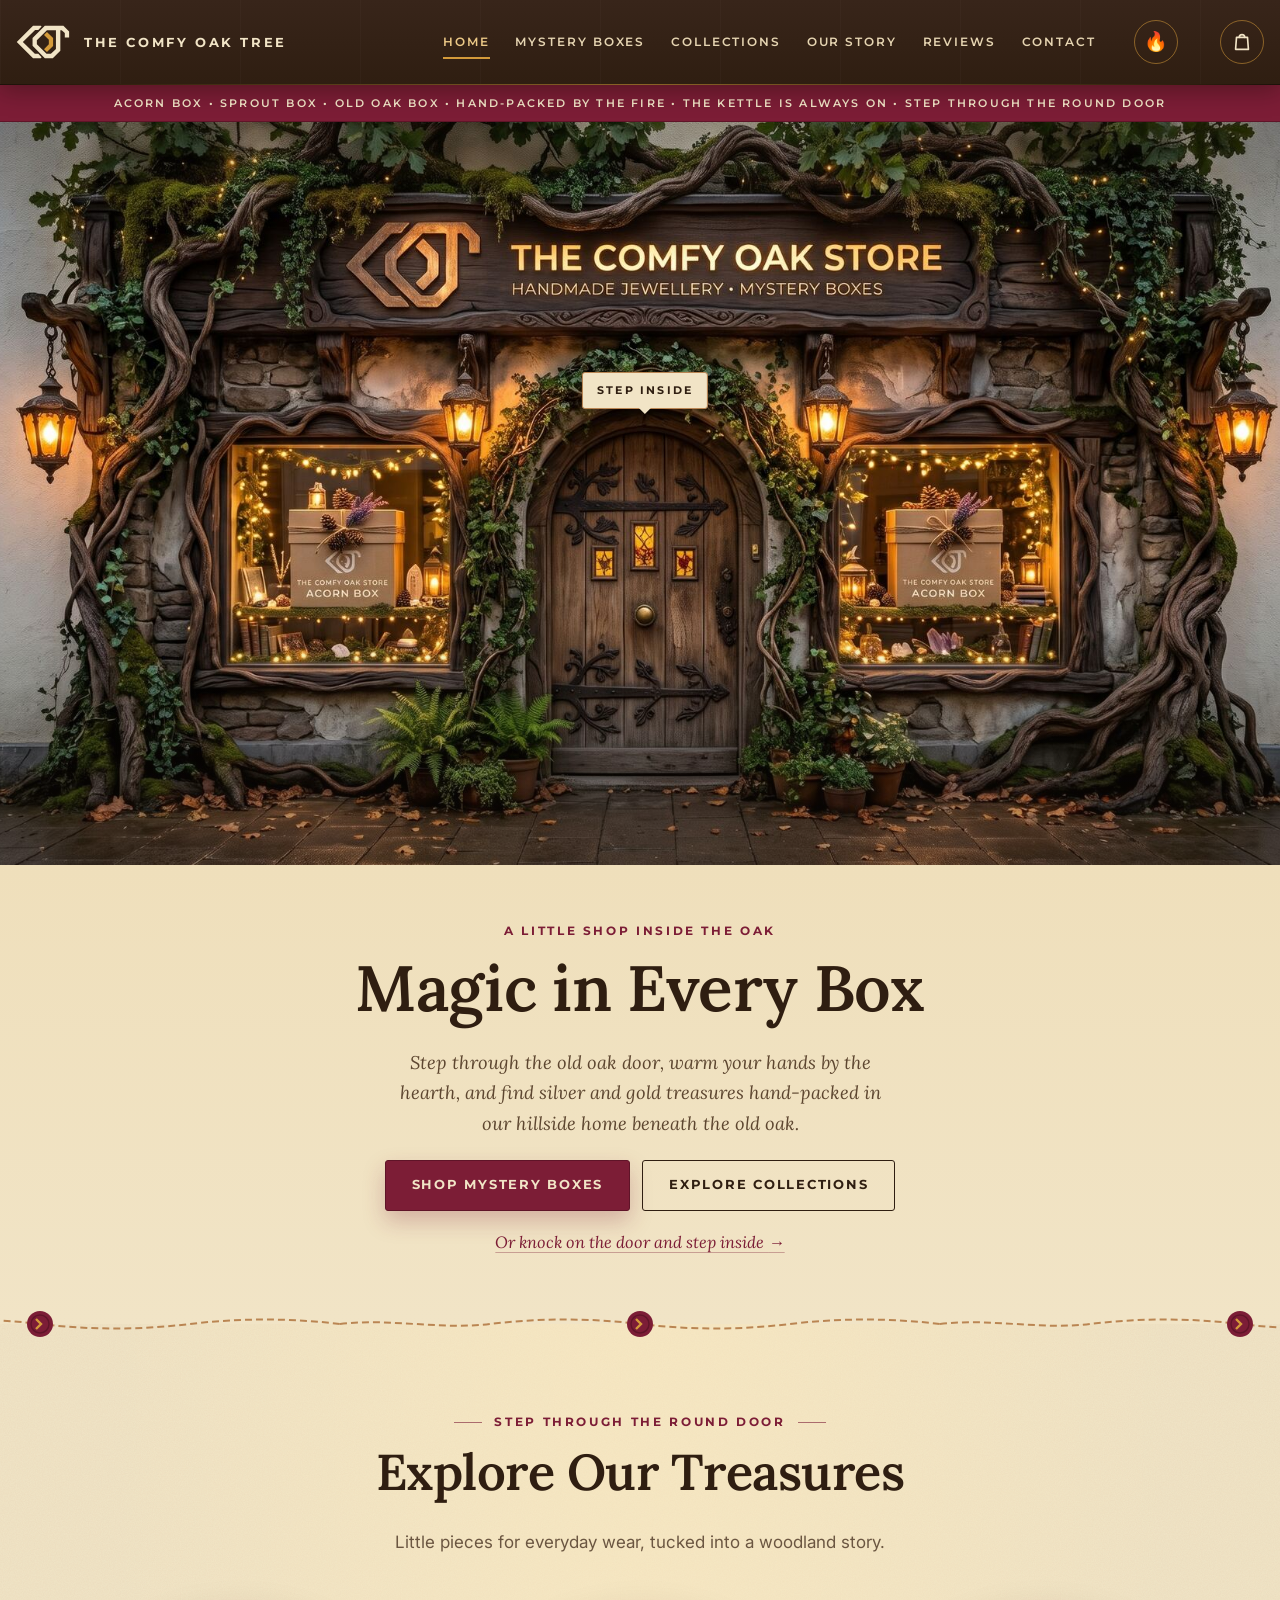
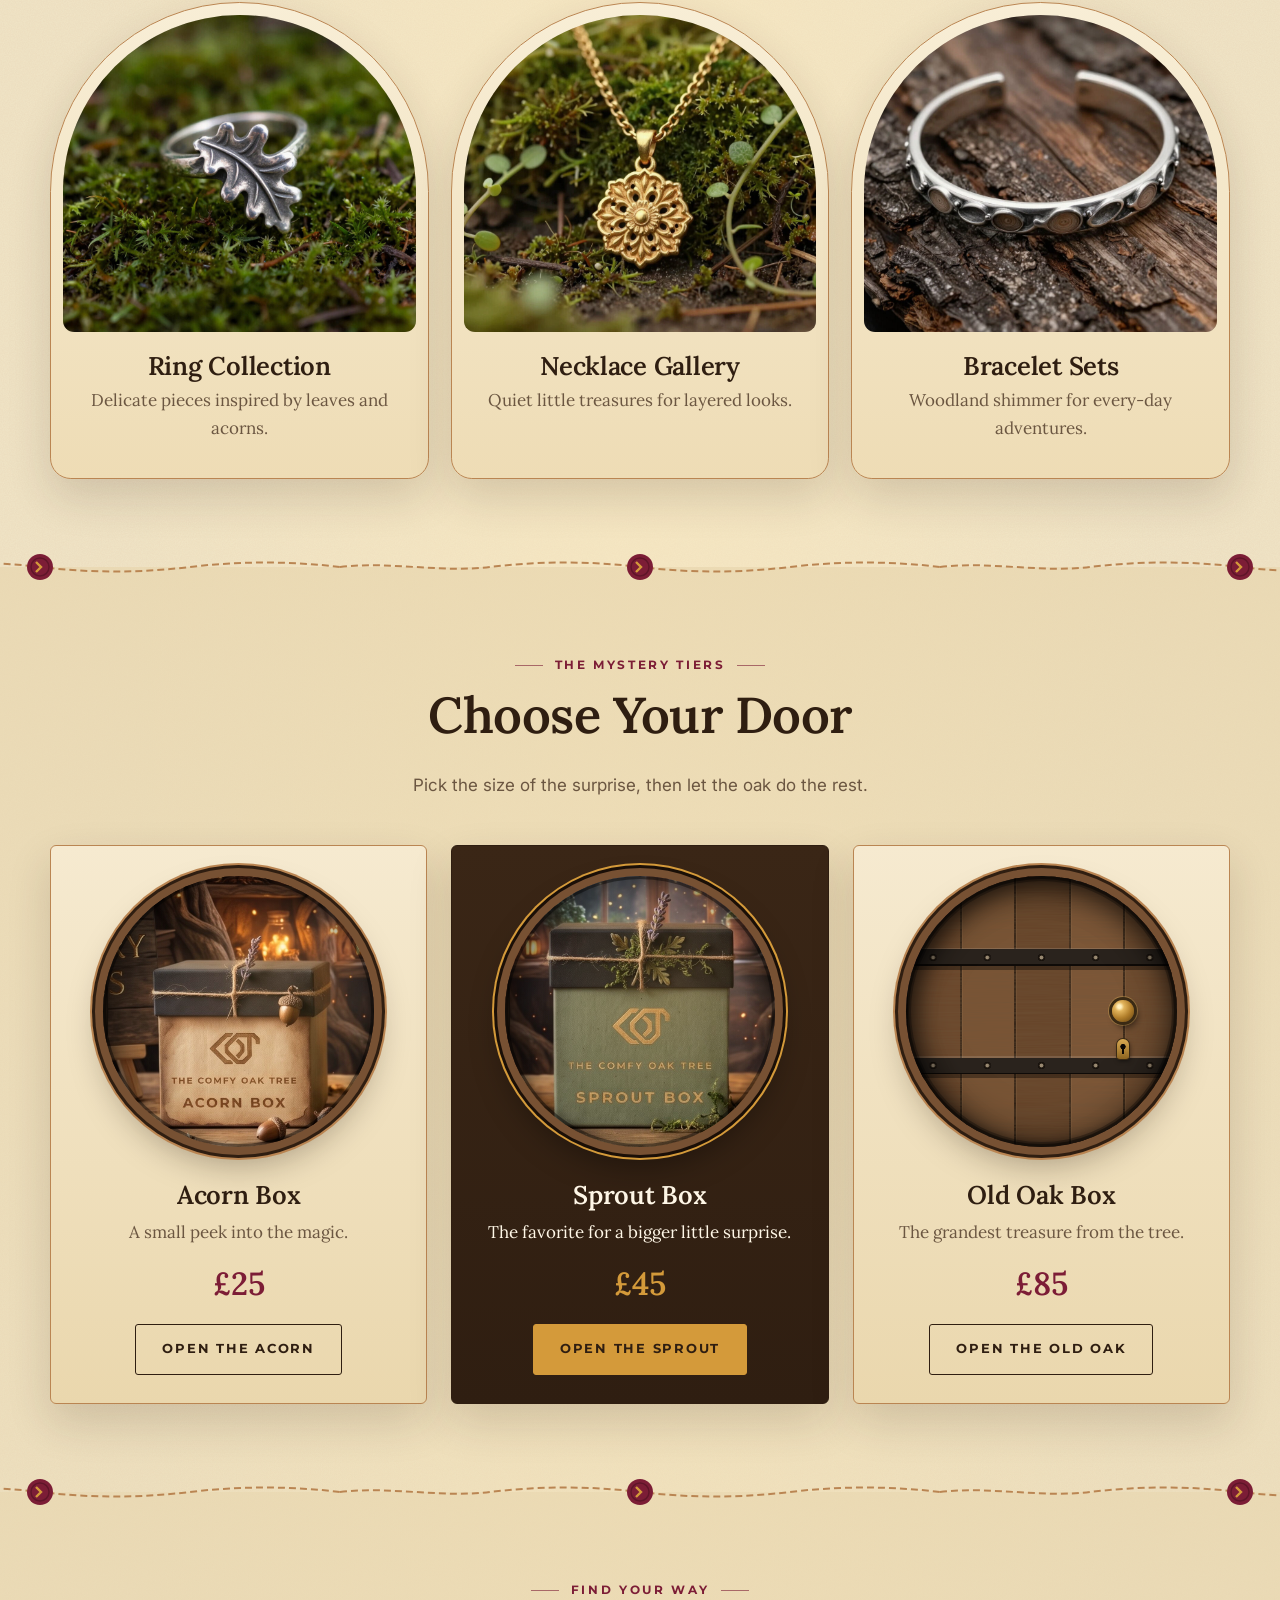
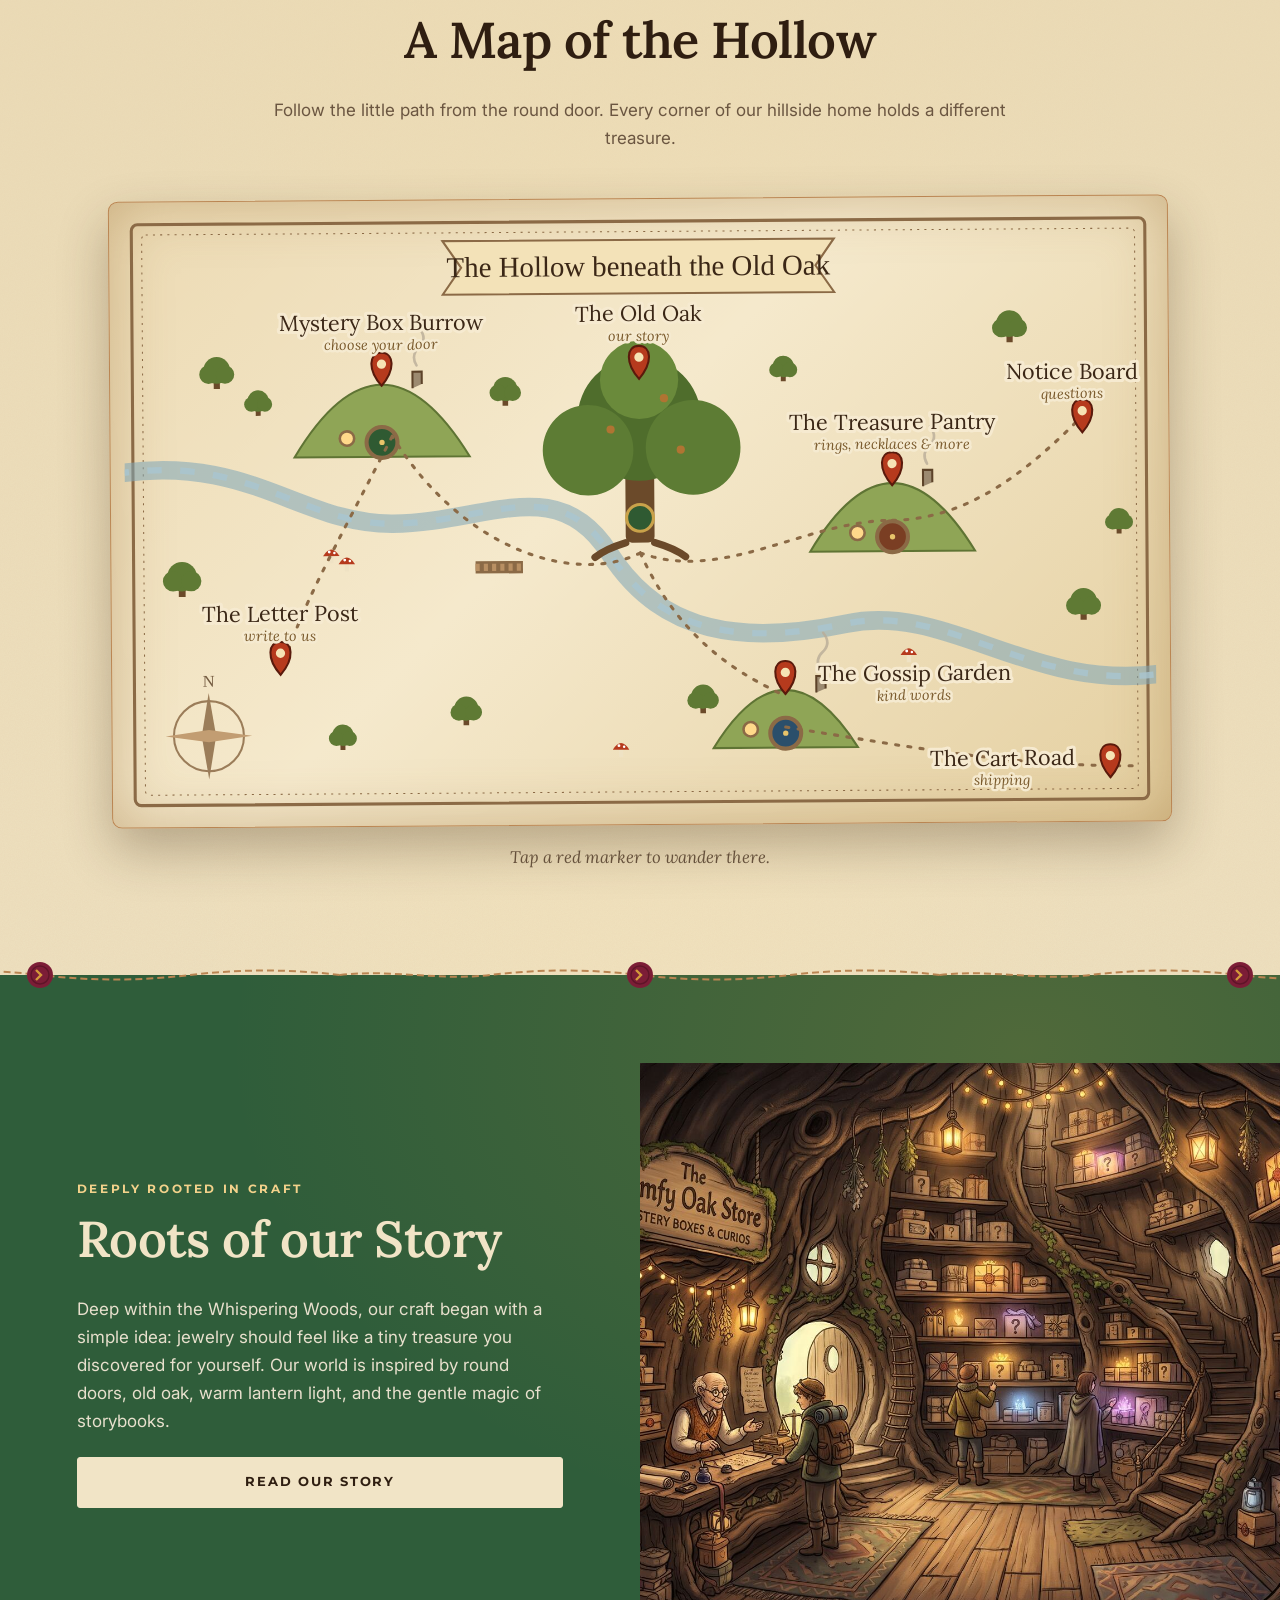
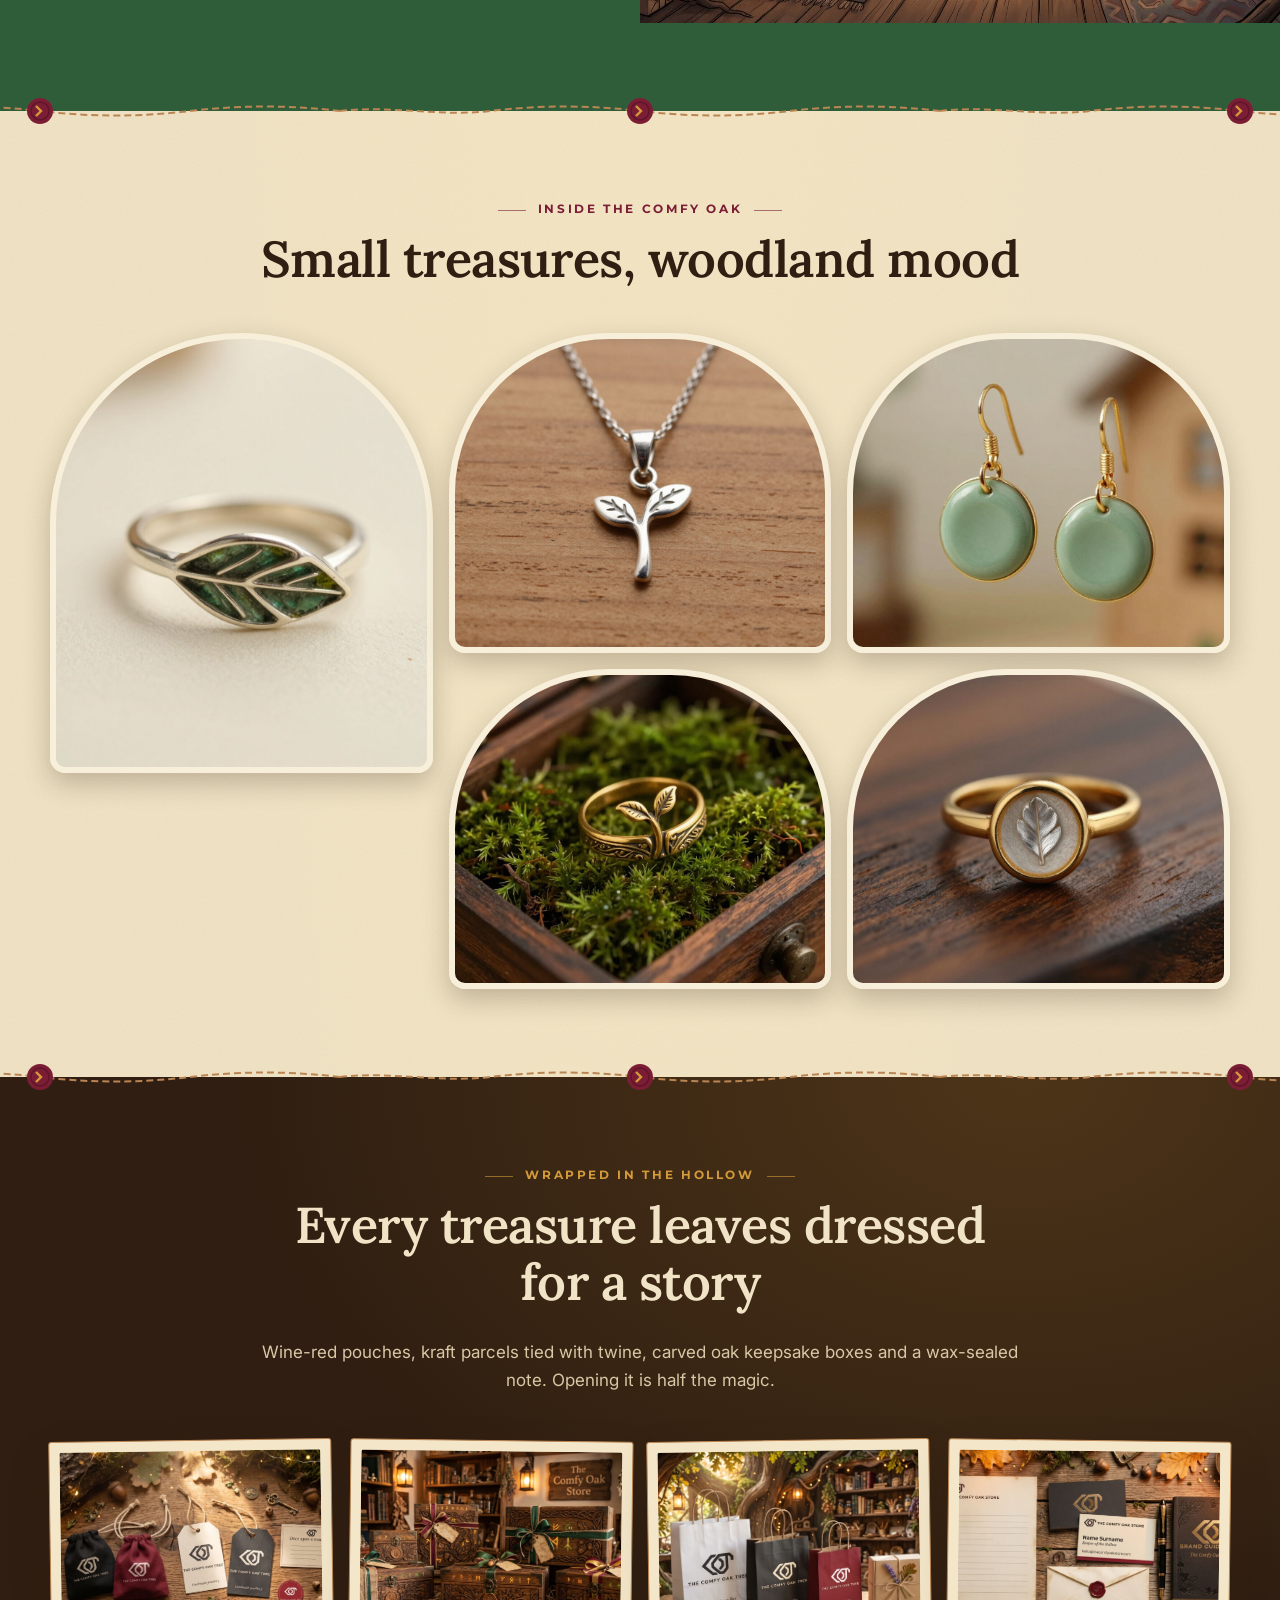
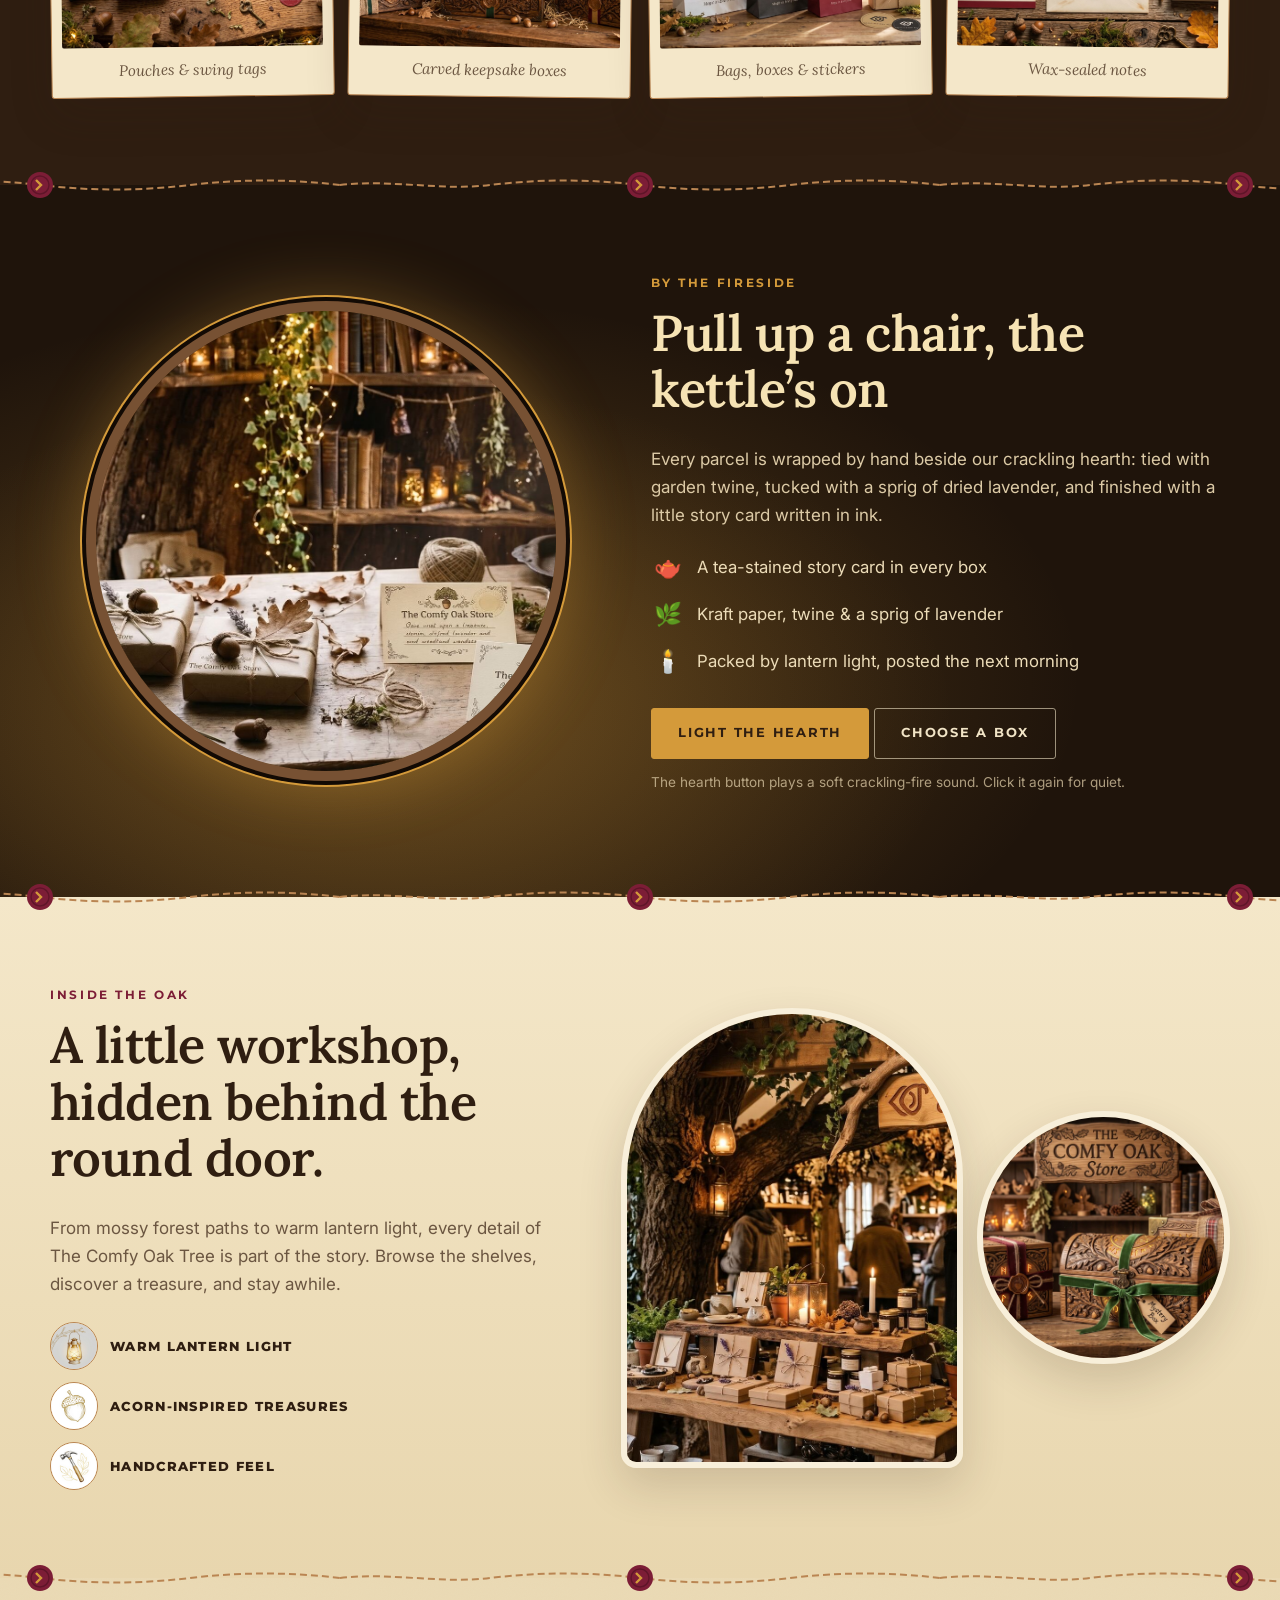
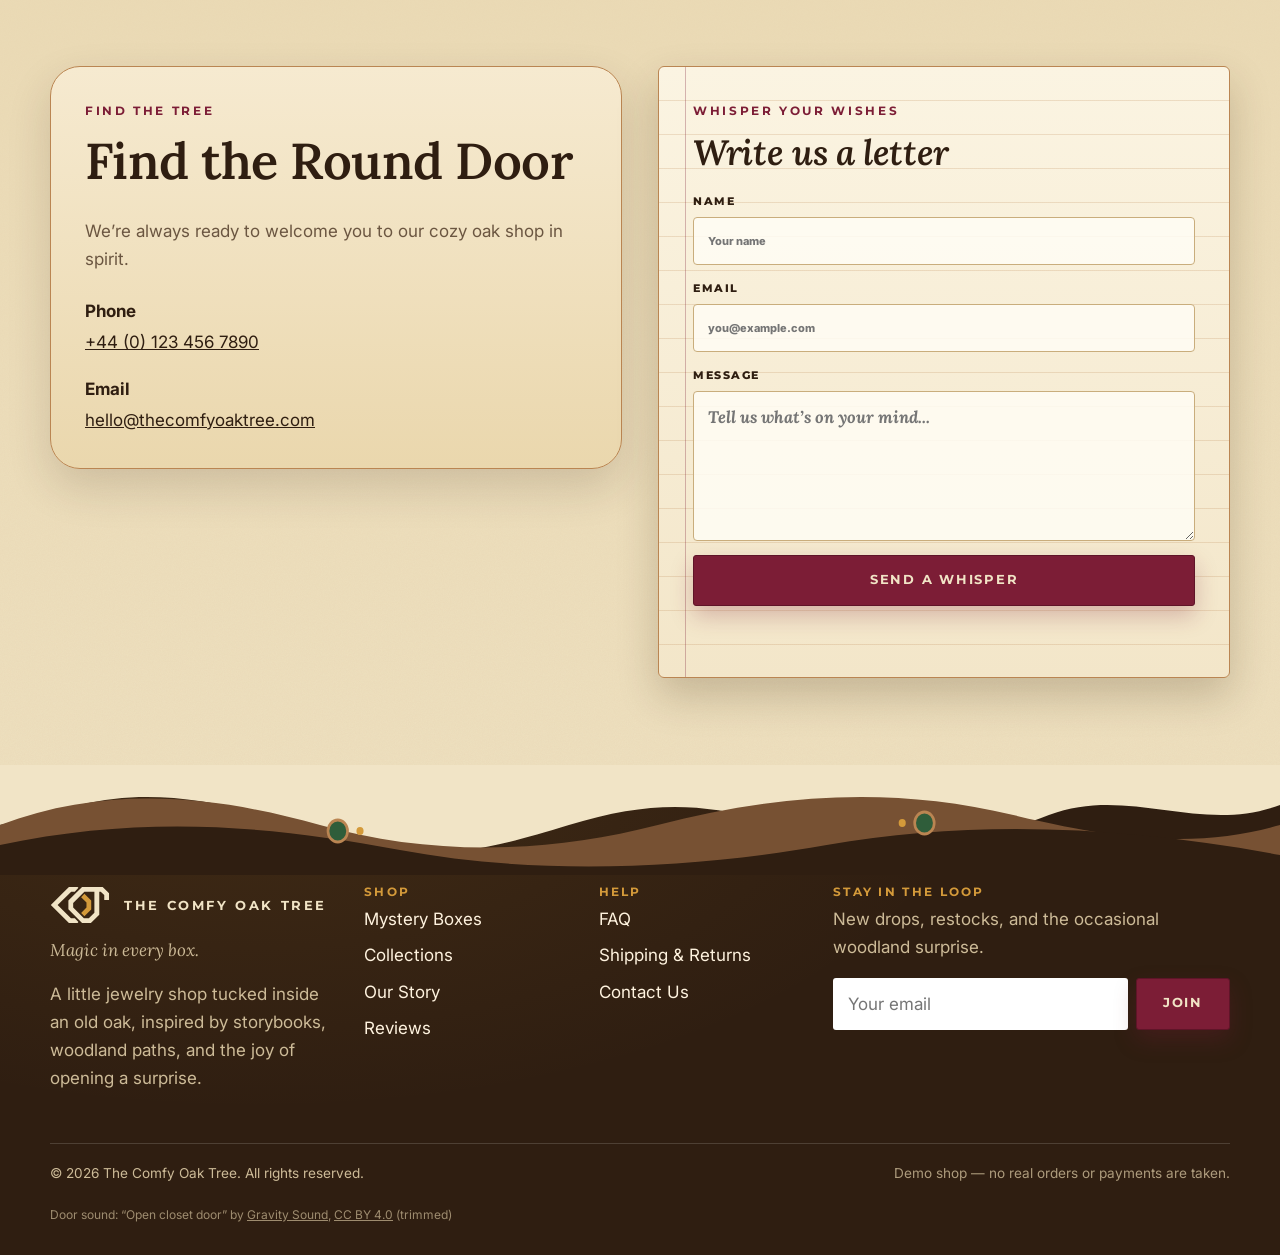
<file: index.html>
<!DOCTYPE html>
<html lang="en">
<head>
<meta charset="UTF-8">
<meta name="viewport" content="width=device-width, initial-scale=1, viewport-fit=cover">
<meta name="theme-color" content="#2F1E11">
<meta name="format-detection" content="telephone=no">
<title>The Comfy Oak Tree – Handmade-Feel Jewelry &amp; Mystery Boxes</title>
<meta name="description" content="Woodland-inspired silver and gold jewelry and surprise mystery boxes, hand-packed in our cozy little shop inside the oak.">
<meta property="og:title" content="The Comfy Oak Tree – Handmade-Feel Jewelry &amp; Mystery Boxes">
<meta property="og:description" content="Woodland-inspired silver and gold jewelry and surprise mystery boxes, hand-packed in our cozy little shop inside the oak.">
<meta property="og:image" content="hollow-storefront.jpg">
<link rel="icon" type="image/png" href="favicon.png">
<link rel="apple-touch-icon" href="apple-touch-icon.png">
<link rel="preconnect" href="https://fonts.googleapis.com">
<link rel="preconnect" href="https://fonts.gstatic.com" crossorigin>
<link rel="stylesheet" href="https://fonts.googleapis.com/css2?family=Inter:wght@400;500;600;700&family=Lora:ital,wght@0,400;0,500;0,600;0,700;1,400;1,500&family=Montserrat:wght@500;600;700&display=swap">
<link rel="stylesheet" href="style.css?v=202611212226">
<link rel="stylesheet" href="cozy.css?v=202611212226">
<link rel="stylesheet" href="hollow.css?v=202611212226">
</head>
<body><a class="skip-link" href="#main">Skip to content</a>
<header class="site-header"><div class="header-inner">
<a href="index.html" class="logo" aria-label="The Comfy Oak Tree — home"><img class="logo-mark" src="logo-cot-light.svg" alt="" width="54" height="34"><span class="logo-word">The Comfy Oak Tree</span></a>
<nav class="main-nav" aria-label="Main"><a href="index.html" aria-current="page">Home</a><a href="mystery-boxes.html">Mystery Boxes</a><a href="collections.html">Collections</a><a href="about.html">Our Story</a><a href="reviews.html">Reviews</a><a href="contact.html">Contact</a></nav>
<button class="hearth-btn" type="button" data-hearth aria-pressed="false" aria-label="Crackling fire sound" title="Light the hearth (sound)">🔥</button><button class="cart-btn" type="button" data-cart-open aria-label="Open basket"><svg viewBox="0 0 24 24" width="22" height="22" aria-hidden="true" fill="none" stroke="currentColor" stroke-width="1.8" stroke-linecap="round" stroke-linejoin="round"><path d="M6 7h12l1 13H5L6 7Z"/><path d="M9 7a3 3 0 0 1 6 0"/></svg><span class="cart-count" data-cart-count hidden>0</span></button>
<button class="menu-toggle" type="button" aria-label="Open menu" aria-expanded="false"><span></span></button>
</div></header><main id="main"><section class="hero"><div class="fireflies" aria-hidden="true"></div><div class="hero-running-text">ACORN BOX • SPROUT BOX • OLD OAK BOX • HAND-PACKED BY THE FIRE • THE KETTLE IS ALWAYS ON • STEP THROUGH THE ROUND DOOR</div></section><section class="hero-intro"><div class="container hero-intro-inner"><div class="eyebrow">A little shop inside the oak</div><h1>Magic in Every Box</h1><p>Step through the old oak door, warm your hands by the hearth, and find silver and gold treasures hand-packed in our hillside home beneath the old oak.</p><div class="hero-actions"><a class="btn btn-primary" href="mystery-boxes.html">Shop Mystery Boxes</a><a class="btn btn-secondary" href="collections.html">Explore Collections</a></div><button type="button" class="walkin-link" data-walkin>Or knock on the door and step inside <span aria-hidden="true">→</span></button></div></section><div class="vine" aria-hidden="true"></div><section class="section"><div class="container"><div class="section-head"><div class="eyebrow">Step through the round door</div><h2>Explore Our Treasures</h2><p>Little pieces for everyday wear, tucked into a woodland story.</p></div><div class="category-grid"><a class="category-card" href="collections.html#rings"><img src="2.jpg" alt="Ring collection"><div class="category-copy"><h3>Ring Collection</h3><p>Delicate pieces inspired by leaves and acorns.</p></div></a><a class="category-card" href="collections.html#necklaces"><img src="3.jpg" alt="Necklace gallery"><div class="category-copy"><h3>Necklace Gallery</h3><p>Quiet little treasures for layered looks.</p></div></a><a class="category-card" href="collections.html#bracelets"><img src="4.jpg" alt="Bracelet sets"><div class="category-copy"><h3>Bracelet Sets</h3><p>Woodland shimmer for every-day adventures.</p></div></a></div></div></section><div class="vine" aria-hidden="true"></div><section class="section alt"><div class="container"><div class="section-head"><div class="eyebrow">The mystery tiers</div><h2>Choose Your Door</h2><p>Pick the size of the surprise, then let the oak do the rest.</p></div><div class="tiers-grid"><article class="tier-card"><div class="door-frame" tabindex="0" aria-label="Round door — open to peek inside"><img loading="lazy" src="box-acorn.jpg" alt="Acorn Box: a cream kraft box with a black lid, twine and an acorn"><div class="door" aria-hidden="true"></div></div><div class="tier-body"><h3>Acorn Box</h3><p>A small peek into the magic.</p><div class="tier-price">£25</div><a class="btn btn-secondary" href="mystery-boxes.html#acorn">Open the Acorn</a></div></article><article class="tier-card featured"><div class="door-frame" tabindex="0" aria-label="Round door — open to peek inside"><img loading="lazy" src="box-sprout.jpg" alt="Sprout Box: a sage-green box tied with twine and fern"><div class="door" aria-hidden="true"></div></div><div class="tier-body"><h3>Sprout Box</h3><p>The favorite for a bigger little surprise.</p><div class="tier-price">£45</div><a class="btn btn-light" href="mystery-boxes.html#sprout">Open the Sprout</a></div></article><article class="tier-card"><div class="door-frame" tabindex="0" aria-label="Round door — open to peek inside"><img loading="lazy" src="box-old-oak.jpg" alt="Old Oak Box: a black box with a wine-red lid, fern and lavender"><div class="door" aria-hidden="true"></div></div><div class="tier-body"><h3>Old Oak Box</h3><p>The grandest treasure from the tree.</p><div class="tier-price">£85</div><a class="btn btn-secondary" href="mystery-boxes.html#old-oak">Open the Old Oak</a></div></article></div></div></section><div class="vine" aria-hidden="true"></div><section class="section alt" id="map"><div class="container"><div class="section-head"><div class="eyebrow">Find your way</div><h2>A Map of the Hollow</h2><p>Follow the little path from the round door. Every corner of our hillside home holds a different treasure.</p></div>
<div class="map-wrap"><svg viewBox="0 0 1000 580" role="img" aria-labelledby="mapTitle">
<title id="mapTitle">Storybook map of the Hollow beneath the Old Oak, with links to each part of the shop</title>
<rect x="8" y="8" width="984" height="564" rx="6" fill="none" stroke="#8b6a46" stroke-width="3"/>
<rect x="18" y="18" width="964" height="544" rx="4" fill="none" stroke="#8b6a46" stroke-width="1" stroke-dasharray="2 5"/>
<path d="M-10 250 C120 230 170 300 260 300 S420 250 470 330 S600 420 700 400 S880 470 1010 450" fill="none" stroke="#7fa6b8" stroke-width="18" stroke-linecap="round" opacity=".55"/>
<path d="M-10 250 C120 230 170 300 260 300 S420 250 470 330 S600 420 700 400 S880 470 1010 450" fill="none" stroke="#a9c6d1" stroke-width="6" stroke-dasharray="14 18" opacity=".8"/>
<path d="M340 343 h46" stroke="#8b6a46" stroke-width="12"/><path d="M340 343 h46" stroke="#b99063" stroke-width="7" stroke-dasharray="4 4"/>
<g transform="translate(90 150) scale(1)"><rect x="-3" y="4" width="6" height="14" fill="#6b4a2a"/><circle r="13" fill="#5f7a34"/><circle cx="-8" cy="4" r="9" fill="#5f7a34"/><circle cx="8" cy="4" r="9" fill="#5f7a34"/></g><g transform="translate(130 180) scale(0.8)"><rect x="-3" y="4" width="6" height="14" fill="#6b4a2a"/><circle r="13" fill="#5f7a34"/><circle cx="-8" cy="4" r="9" fill="#5f7a34"/><circle cx="8" cy="4" r="9" fill="#5f7a34"/></g><g transform="translate(55 350) scale(1.1)"><rect x="-3" y="4" width="6" height="14" fill="#6b4a2a"/><circle r="13" fill="#5f7a34"/><circle cx="-8" cy="4" r="9" fill="#5f7a34"/><circle cx="8" cy="4" r="9" fill="#5f7a34"/></g><g transform="translate(210 505) scale(0.8)"><rect x="-3" y="4" width="6" height="14" fill="#6b4a2a"/><circle r="13" fill="#5f7a34"/><circle cx="-8" cy="4" r="9" fill="#5f7a34"/><circle cx="8" cy="4" r="9" fill="#5f7a34"/></g><g transform="translate(860 110) scale(1)"><rect x="-3" y="4" width="6" height="14" fill="#6b4a2a"/><circle r="13" fill="#5f7a34"/><circle cx="-8" cy="4" r="9" fill="#5f7a34"/><circle cx="8" cy="4" r="9" fill="#5f7a34"/></g><g transform="translate(965 300) scale(0.8)"><rect x="-3" y="4" width="6" height="14" fill="#6b4a2a"/><circle r="13" fill="#5f7a34"/><circle cx="-8" cy="4" r="9" fill="#5f7a34"/><circle cx="8" cy="4" r="9" fill="#5f7a34"/></g><g transform="translate(930 380) scale(1)"><rect x="-3" y="4" width="6" height="14" fill="#6b4a2a"/><circle r="13" fill="#5f7a34"/><circle cx="-8" cy="4" r="9" fill="#5f7a34"/><circle cx="8" cy="4" r="9" fill="#5f7a34"/></g><g transform="translate(560 470) scale(0.9)"><rect x="-3" y="4" width="6" height="14" fill="#6b4a2a"/><circle r="13" fill="#5f7a34"/><circle cx="-8" cy="4" r="9" fill="#5f7a34"/><circle cx="8" cy="4" r="9" fill="#5f7a34"/></g><g transform="translate(600 505) scale(0.7)"><rect x="-3" y="4" width="6" height="14" fill="#6b4a2a"/><circle r="13" fill="#5f7a34"/><circle cx="-8" cy="4" r="9" fill="#5f7a34"/><circle cx="8" cy="4" r="9" fill="#5f7a34"/></g><g transform="translate(330 480) scale(0.9)"><rect x="-3" y="4" width="6" height="14" fill="#6b4a2a"/><circle r="13" fill="#5f7a34"/><circle cx="-8" cy="4" r="9" fill="#5f7a34"/><circle cx="8" cy="4" r="9" fill="#5f7a34"/></g><g transform="translate(640 150) scale(0.8)"><rect x="-3" y="4" width="6" height="14" fill="#6b4a2a"/><circle r="13" fill="#5f7a34"/><circle cx="-8" cy="4" r="9" fill="#5f7a34"/><circle cx="8" cy="4" r="9" fill="#5f7a34"/></g><g transform="translate(370 170) scale(0.9)"><rect x="-3" y="4" width="6" height="14" fill="#6b4a2a"/><circle r="13" fill="#5f7a34"/><circle cx="-8" cy="4" r="9" fill="#5f7a34"/><circle cx="8" cy="4" r="9" fill="#5f7a34"/></g><g transform="translate(200 330)"><rect x="-2" y="0" width="4" height="8" fill="#efe2c4"/><path d="M-8 1 Q0 -12 8 1Z" fill="#b63a1d"/><circle cx="-2" cy="-3" r="1.4" fill="#fff"/><circle cx="3" cy="-2" r="1.2" fill="#fff"/></g><g transform="translate(215 338)"><rect x="-2" y="0" width="4" height="8" fill="#efe2c4"/><path d="M-8 1 Q0 -12 8 1Z" fill="#b63a1d"/><circle cx="-2" cy="-3" r="1.4" fill="#fff"/><circle cx="3" cy="-2" r="1.2" fill="#fff"/></g><g transform="translate(760 430)"><rect x="-2" y="0" width="4" height="8" fill="#efe2c4"/><path d="M-8 1 Q0 -12 8 1Z" fill="#b63a1d"/><circle cx="-2" cy="-3" r="1.4" fill="#fff"/><circle cx="3" cy="-2" r="1.2" fill="#fff"/></g><g transform="translate(480 520)"><rect x="-2" y="0" width="4" height="8" fill="#efe2c4"/><path d="M-8 1 Q0 -12 8 1Z" fill="#b63a1d"/><circle cx="-2" cy="-3" r="1.4" fill="#fff"/><circle cx="3" cy="-2" r="1.2" fill="#fff"/></g>
<path d="M165.0 235 Q250 95 335.0 235 Z" fill="#8fa556" stroke="#5f7434" stroke-width="2"/><circle cx="250" cy="221" r="15" fill="#2f5a32" stroke="#8b6a46" stroke-width="4"/><circle cx="250" cy="221" r="2.6" fill="#e8c46a"/><circle cx="216" cy="217" r="7" fill="#ffd98a" stroke="#8b6a46" stroke-width="2.5"/><path d="M280 168.5 v-16 h9 v12" fill="#9c8a70" stroke="#5d4329" stroke-width="2"/><path d="M284 146.5 q-6 -10 3 -18 q8 -8 0 -18" fill="none" stroke="#b9ad98" stroke-width="2.5" stroke-linecap="round" opacity=".8"/>
<path d="M665.0 330 Q745 198 825.0 330 Z" fill="#8fa556" stroke="#5f7434" stroke-width="2"/><circle cx="745" cy="316" r="15" fill="#7a3e23" stroke="#8b6a46" stroke-width="4"/><circle cx="745" cy="316" r="2.6" fill="#e8c46a"/><circle cx="711" cy="312" r="7" fill="#ffd98a" stroke="#8b6a46" stroke-width="2.5"/><path d="M775 267.3 v-16 h9 v12" fill="#9c8a70" stroke="#5d4329" stroke-width="2"/><path d="M779 245.3 q-6 -10 3 -18 q8 -8 0 -18" fill="none" stroke="#b9ad98" stroke-width="2.5" stroke-linecap="round" opacity=".8"/>
<path d="M570.0 520 Q640 408 710.0 520 Z" fill="#8fa556" stroke="#5f7434" stroke-width="2"/><circle cx="640" cy="506" r="15" fill="#2b4f6b" stroke="#8b6a46" stroke-width="4"/><circle cx="640" cy="506" r="2.6" fill="#e8c46a"/><circle cx="606" cy="502" r="7" fill="#ffd98a" stroke="#8b6a46" stroke-width="2.5"/><path d="M670 466.8 v-16 h9 v12" fill="#9c8a70" stroke="#5d4329" stroke-width="2"/><path d="M674 444.8 q-6 -10 3 -18 q8 -8 0 -18" fill="none" stroke="#b9ad98" stroke-width="2.5" stroke-linecap="round" opacity=".8"/>
<g transform="translate(500 250)">
  <rect x="-14" y="-10" width="28" height="80" rx="6" fill="#6b4a2a"/>
  <path d="M-14 70 q-20 6 -30 14 M14 70 q20 6 30 14" stroke="#6b4a2a" stroke-width="7" fill="none" stroke-linecap="round"/>
  <circle cy="-50" r="60" fill="#4f6d2c"/><circle cx="-50" cy="-20" r="44" fill="#5d7c34"/><circle cx="52" cy="-22" r="46" fill="#5d7c34"/><circle cx="0" cy="-88" r="38" fill="#6a8a3b"/>
  <circle cx="0" cy="46" r="13" fill="#2f5a32" stroke="#c9a24a" stroke-width="3"/>
  <circle cx="-28" cy="-40" r="4" fill="#b07432"/><circle cx="24" cy="-70" r="4" fill="#b07432"/><circle cx="40" cy="-20" r="4" fill="#b07432"/>
</g>
<path d="M500 330 C440 360 330 330 260 215 M500 330 C580 360 660 300 745 300 M500 330 C540 420 600 450 640 470 M260 215 C200 330 170 380 150 445 M745 300 C820 300 880 250 930 200 M640 500 C760 520 860 540 980 540"
  fill="none" stroke="#8b6a46" stroke-width="3" stroke-dasharray="3 9" stroke-linecap="round"/>
<g transform="translate(80 505)" opacity=".85"><circle r="34" fill="none" stroke="#8b6a46" stroke-width="2"/><path d="M0 -42 L7 0 L0 42 L-7 0Z" fill="#8b6a46"/><path d="M-42 0 L0 -6 L42 0 L0 6Z" fill="#b99063"/><text y="-48" text-anchor="middle" font-size="16" fill="#5d4329" font-family="IM Fell English, Georgia, serif">N</text></g>
<g transform="translate(500 52)"><path d="M-190 -26 h380 l-18 26 l18 26 h-380 l18 -26z" fill="#f3e2b8" stroke="#8b6a46" stroke-width="2"/>
<text y="9" text-anchor="middle" font-size="28" fill="#3b2716" font-family="IM Fell English, Georgia, serif">The Hollow beneath the Old Oak</text></g>
<a class="map-pin" href="about.html" aria-label="The Old Oak — our story"><circle class="halo" cx="500" cy="145" r="30" fill="#e9822a"/><path d="M500 161 C486 145 488 129 500 129 C512 129 514 145 500 161Z" fill="#b63a1d" stroke="#5a1a0c" stroke-width="2"/><circle cx="500" cy="140" r="4.5" fill="#f6e3b4"/><text class="lbl" x="500" y="105" text-anchor="middle" font-size="21" fill="#3b2716" stroke="#f6ead0" stroke-width="6" paint-order="stroke" stroke-linejoin="round">The Old Oak</text><text x="500" y="124" text-anchor="middle" font-size="14" fill="#7a5a2c" font-style="italic" stroke="#f5ead0" stroke-width="5" paint-order="stroke" stroke-linejoin="round">our story</text></a>
<a class="map-pin" href="mystery-boxes.html" aria-label="Mystery Box Burrow — choose your door"><circle class="halo" cx="250" cy="150" r="30" fill="#e9822a"/><path d="M250 166 C236 150 238 134 250 134 C262 134 264 150 250 166Z" fill="#b63a1d" stroke="#5a1a0c" stroke-width="2"/><circle cx="250" cy="145" r="4.5" fill="#f6e3b4"/><text class="lbl" x="250" y="112" text-anchor="middle" font-size="21" fill="#3b2716" stroke="#f6ead0" stroke-width="6" paint-order="stroke" stroke-linejoin="round">Mystery Box Burrow</text><text x="250" y="131" text-anchor="middle" font-size="14" fill="#7a5a2c" font-style="italic" stroke="#f5ead0" stroke-width="5" paint-order="stroke" stroke-linejoin="round">choose your door</text></a>
<a class="map-pin" href="collections.html" aria-label="The Treasure Pantry — rings, necklaces &amp; more"><circle class="halo" cx="745" cy="250" r="30" fill="#e9822a"/><path d="M745 266 C731 250 733 234 745 234 C757 234 759 250 745 266Z" fill="#b63a1d" stroke="#5a1a0c" stroke-width="2"/><circle cx="745" cy="245" r="4.5" fill="#f6e3b4"/><text class="lbl" x="745" y="212" text-anchor="middle" font-size="21" fill="#3b2716" stroke="#f6ead0" stroke-width="6" paint-order="stroke" stroke-linejoin="round">The Treasure Pantry</text><text x="745" y="231" text-anchor="middle" font-size="14" fill="#7a5a2c" font-style="italic" stroke="#f5ead0" stroke-width="5" paint-order="stroke" stroke-linejoin="round">rings, necklaces &amp; more</text></a>
<a class="map-pin" href="reviews.html" aria-label="The Gossip Garden — kind words"><circle class="halo" cx="640" cy="452" r="30" fill="#e9822a"/><path d="M640 468 C626 452 628 436 640 436 C652 436 654 452 640 468Z" fill="#b63a1d" stroke="#5a1a0c" stroke-width="2"/><circle cx="640" cy="447" r="4.5" fill="#f6e3b4"/><text class="lbl" x="765" y="456" text-anchor="middle" font-size="21" fill="#3b2716" stroke="#f6ead0" stroke-width="6" paint-order="stroke" stroke-linejoin="round">The Gossip Garden</text><text x="765" y="475" text-anchor="middle" font-size="14" fill="#7a5a2c" font-style="italic" stroke="#f5ead0" stroke-width="5" paint-order="stroke" stroke-linejoin="round">kind words</text></a>
<a class="map-pin" href="contact.html" aria-label="The Letter Post — write to us"><circle class="halo" cx="150" cy="430" r="30" fill="#e9822a"/><path d="M150 446 C136 430 138 414 150 414 C162 414 164 430 150 446Z" fill="#b63a1d" stroke="#5a1a0c" stroke-width="2"/><circle cx="150" cy="425" r="4.5" fill="#f6e3b4"/><text class="lbl" x="150" y="394" text-anchor="middle" font-size="21" fill="#3b2716" stroke="#f6ead0" stroke-width="6" paint-order="stroke" stroke-linejoin="round">The Letter Post</text><text x="150" y="413" text-anchor="middle" font-size="14" fill="#7a5a2c" font-style="italic" stroke="#f5ead0" stroke-width="5" paint-order="stroke" stroke-linejoin="round">write to us</text></a>
<a class="map-pin" href="faq.html" aria-label="Notice Board — questions"><circle class="halo" cx="930" cy="200" r="30" fill="#e9822a"/><path d="M930 216 C916 200 918 184 930 184 C942 184 944 200 930 216Z" fill="#b63a1d" stroke="#5a1a0c" stroke-width="2"/><circle cx="930" cy="195" r="4.5" fill="#f6e3b4"/><text class="lbl" x="920" y="164" text-anchor="middle" font-size="21" fill="#3b2716" stroke="#f6ead0" stroke-width="6" paint-order="stroke" stroke-linejoin="round">Notice Board</text><text x="920" y="183" text-anchor="middle" font-size="14" fill="#7a5a2c" font-style="italic" stroke="#f5ead0" stroke-width="5" paint-order="stroke" stroke-linejoin="round">questions</text></a>
<a class="map-pin" href="shipping-returns.html" aria-label="The Cart Road — shipping"><circle class="halo" cx="955" cy="535" r="30" fill="#e9822a"/><path d="M955 551 C941 535 943 519 955 519 C967 519 969 535 955 551Z" fill="#b63a1d" stroke="#5a1a0c" stroke-width="2"/><circle cx="955" cy="530" r="4.5" fill="#f6e3b4"/><text class="lbl" x="850" y="539" text-anchor="middle" font-size="21" fill="#3b2716" stroke="#f6ead0" stroke-width="6" paint-order="stroke" stroke-linejoin="round">The Cart Road</text><text x="850" y="558" text-anchor="middle" font-size="14" fill="#7a5a2c" font-style="italic" stroke="#f5ead0" stroke-width="5" paint-order="stroke" stroke-linejoin="round">shipping</text></a>
</svg></div><p class="map-note">Tap a red marker to wander there.</p></div></section><div class="vine" aria-hidden="true"></div><section class="section green"><div class="split"><div class="split-copy"><div class="eyebrow" style="color:#f3d28b">Deeply rooted in craft</div><h2>Roots of our Story</h2><p style="color:#e8e0cd">Deep within the Whispering Woods, our craft began with a simple idea: jewelry should feel like a tiny treasure you discovered for yourself. Our world is inspired by round doors, old oak, warm lantern light, and the gentle magic of storybooks.</p><a class="btn btn-light" href="about.html">Read Our Story</a></div><div class="split-media"><img src="hollow-concept-counter.jpg" alt="Storybook drawing of the shop inside the oak, with shelves of mystery boxes and a round door"></div></div></section><div class="vine" aria-hidden="true"></div><section class="section"><div class="container"><div class="section-head"><div class="eyebrow">Inside the Comfy Oak</div><h2>Small treasures, woodland mood</h2></div><div class="gallery"><img class="tall" src="9.jpg" alt="Silver ring with a green enamel leaf" loading="lazy"><img src="10.jpg" alt="Silver sprout necklace" loading="lazy"><img src="20.jpg" alt="Sage green drop earrings" loading="lazy"><img src="25.jpg" alt="Gold ring nestled in moss in a carved box" loading="lazy"><img src="18.jpg" alt="Gold signet ring with a silver leaf" loading="lazy"></div></div></section><div class="vine" aria-hidden="true"></div><section class="section bark"><div class="container"><div class="section-head"><div class="eyebrow">Wrapped in the Hollow</div><h2>Every treasure leaves dressed for a story</h2><p>Wine-red pouches, kraft parcels tied with twine, carved oak keepsake boxes and a wax-sealed note. Opening it is half the magic.</p></div><div class="hollow-strip"><figure><img src="hollow-pouches.jpg" alt="Black and wine-red drawstring pouches with C·O·T swing tags among acorns and moss" loading="lazy"><figcaption>Pouches &amp; swing tags</figcaption></figure><figure><img src="hollow-carved-boxes.jpg" alt="Carved oak keepsake boxes tied with green and wine ribbons" loading="lazy"><figcaption>Carved keepsake boxes</figcaption></figure><figure><img src="hollow-bags.jpg" alt="White, black and wine-red C·O·T shopping bags beside a kraft gift box" loading="lazy"><figcaption>Bags, boxes &amp; stickers</figcaption></figure><figure><img src="hollow-stationery.jpg" alt="Letterhead, business card and a wine wax-sealed envelope with the C·O·T logo" loading="lazy"><figcaption>Wax-sealed notes</figcaption></figure></div></div></section><div class="vine" aria-hidden="true"></div><section class="section hearth" id="hearth"><div class="container hearth-grid">
<div class="hearth-window"><img src="hollow-parcels.jpg" alt="Kraft parcels tied with twine, acorns and lavender on the workbench inside the oak" loading="lazy"></div>
<div><div class="eyebrow">By the fireside</div><h2>Pull up a chair, the kettle’s on</h2>
<p>Every parcel is wrapped by hand beside our crackling hearth: tied with garden twine, tucked with a sprig of dried lavender, and finished with a little story card written in ink.</p>
<ul class="cozy-list"><li><b>🫖</b>A tea-stained story card in every box</li><li><b>🌿</b>Kraft paper, twine &amp; a sprig of lavender</li><li><b>🕯️</b>Packed by lantern light, posted the next morning</li></ul>
<button class="btn btn-light" type="button" data-hearth="label" aria-pressed="false">Light the hearth</button> <a class="btn btn-secondary" style="color:#f6e3b4;border-color:#c9a24a;background:transparent" href="mystery-boxes.html">Choose a box</a>
<p style="font-size:.85rem;margin-top:12px;opacity:.75">The hearth button plays a soft crackling-fire sound. Click it again for quiet.</p></div>
</div></section><div class="vine" aria-hidden="true"></div><section class="section woodland-showcase"><div class="container"><div class="showcase-grid"><div class="showcase-copy"><div class="eyebrow">Inside the oak</div><h2>A little workshop, hidden behind the round door.</h2><p>From mossy forest paths to warm lantern light, every detail of The Comfy Oak Tree is part of the story. Browse the shelves, discover a treasure, and stay awhile.</p><div class="mini-features"><span><img src="lantern-illustration.jpg" alt="Lantern illustration">Warm lantern light</span><span><img src="acorn-illustration.jpg" alt="Acorn illustration">Acorn-inspired treasures</span><span><img src="hammer-illustration.jpg" alt="Crafting illustration">Handcrafted feel</span></div></div><div class="showcase-images"><img src="hollow-shop-inside.jpg" alt="Inside the shop: an oak tree growing through the room, tables of wrapped boxes and jewellery"><img src="hollow-carved-chests.jpg" alt="Carved oak mystery chests tied with velvet ribbon"></div></div></div></section><div class="vine" aria-hidden="true"></div><section class="section alt"><div class="container"><div class="contact-grid"><div class="contact-panel"><div class="eyebrow">Find the tree</div><h2>Find the Round Door</h2><p>We’re always ready to welcome you to our cozy oak shop in spirit.</p><div class="contact-details"><div class="detail"><strong>Phone</strong><a href="tel:+4401234567890" data-shop-link="phone"><span data-shop="phone">+44 (0) 123 456 7890</span></a></div><div class="detail"><strong>Email</strong><a href="mailto:hello@thecomfyoaktree.com">hello@thecomfyoaktree.com</a></div></div></div><div class="form-panel"><div class="eyebrow">Whisper your wishes</div><h2>Write us a letter</h2><form class="form-grid" data-form="contact" novalidate><div class="field"><label>Name<input name="name" required placeholder="Your name"></label></div><div class="field"><label>Email<input type="email" name="email" required placeholder="you@example.com"></label></div><div class="field"><label>Message<textarea name="message" required placeholder="Tell us what’s on your mind..."></textarea></label></div><button class="btn btn-primary" type="submit">Send a Whisper</button><p class="form-status" data-form-status role="status" aria-live="polite"></p></form></div></div></div></section></main><footer class="site-footer"><div class="container footer-inner"><div><div class="footer-logo"><img src="logo-cot-light.svg" alt="" width="60" height="38"><span>The Comfy Oak Tree</span></div><p class="footer-tagline">Magic in every box.</p><p style="color:#d7d0bf">A little jewelry shop tucked inside an old oak, inspired by storybooks, woodland paths, and the joy of opening a surprise.</p></div><div><h4>Shop</h4><ul class="footer-links"><li><a href="mystery-boxes.html">Mystery Boxes</a></li><li><a href="collections.html">Collections</a></li><li><a href="about.html">Our Story</a></li><li><a href="reviews.html">Reviews</a></li></ul></div><div><h4>Help</h4><ul class="footer-links"><li><a href="faq.html">FAQ</a></li><li><a href="shipping-returns.html">Shipping &amp; Returns</a></li><li><a href="contact.html">Contact Us</a></li></ul></div><div><h4>Stay in the loop</h4><p style="color:#d7d0bf">New drops, restocks, and the occasional woodland surprise.</p><form class="newsletter" data-form="newsletter" novalidate><input type="email" name="email" placeholder="Your email" aria-label="Your email" required autocomplete="email"><button class="btn btn-primary" type="submit">Join</button></form><p class="form-status" data-form-status role="status" aria-live="polite"></p></div></div><div class="container footer-bottom"><span>© <span data-year>2026</span> The Comfy Oak Tree. All rights reserved.</span><span class="demo-flag">Demo shop — no real orders or payments are taken.</span><span class="credit">Door sound: “Open closet door” by <a href="https://www.gravitysound.studio/" rel="noopener">Gravity Sound</a>, <a href="https://creativecommons.org/licenses/by/4.0/" rel="noopener license">CC BY 4.0</a> (trimmed)</span></div></footer>
<div class="cart-overlay" data-cart-overlay hidden></div>
<aside class="cart-drawer" data-cart-drawer aria-label="Your basket" aria-hidden="true" tabindex="-1"><div class="cart-head"><h2>Your basket</h2><button class="cart-close" type="button" data-cart-close aria-label="Close basket">×</button></div><div class="cart-ship" data-cart-ship></div><div class="cart-items" data-cart-items></div><div class="cart-foot"><div class="cart-total"><span>Subtotal</span><strong data-cart-subtotal>£0.00</strong></div><a class="btn btn-primary btn-block" href="checkout.html" data-cart-checkout>Checkout</a><button class="btn btn-secondary btn-block" type="button" data-cart-close>Continue shopping</button></div></aside>
<div class="toast" data-toast role="status" aria-live="polite"></div>
<script src="script.js?v=202611212226"></script>
<script src="cozy.js?v=202611212226"></script>
</body>
</html>
</file>
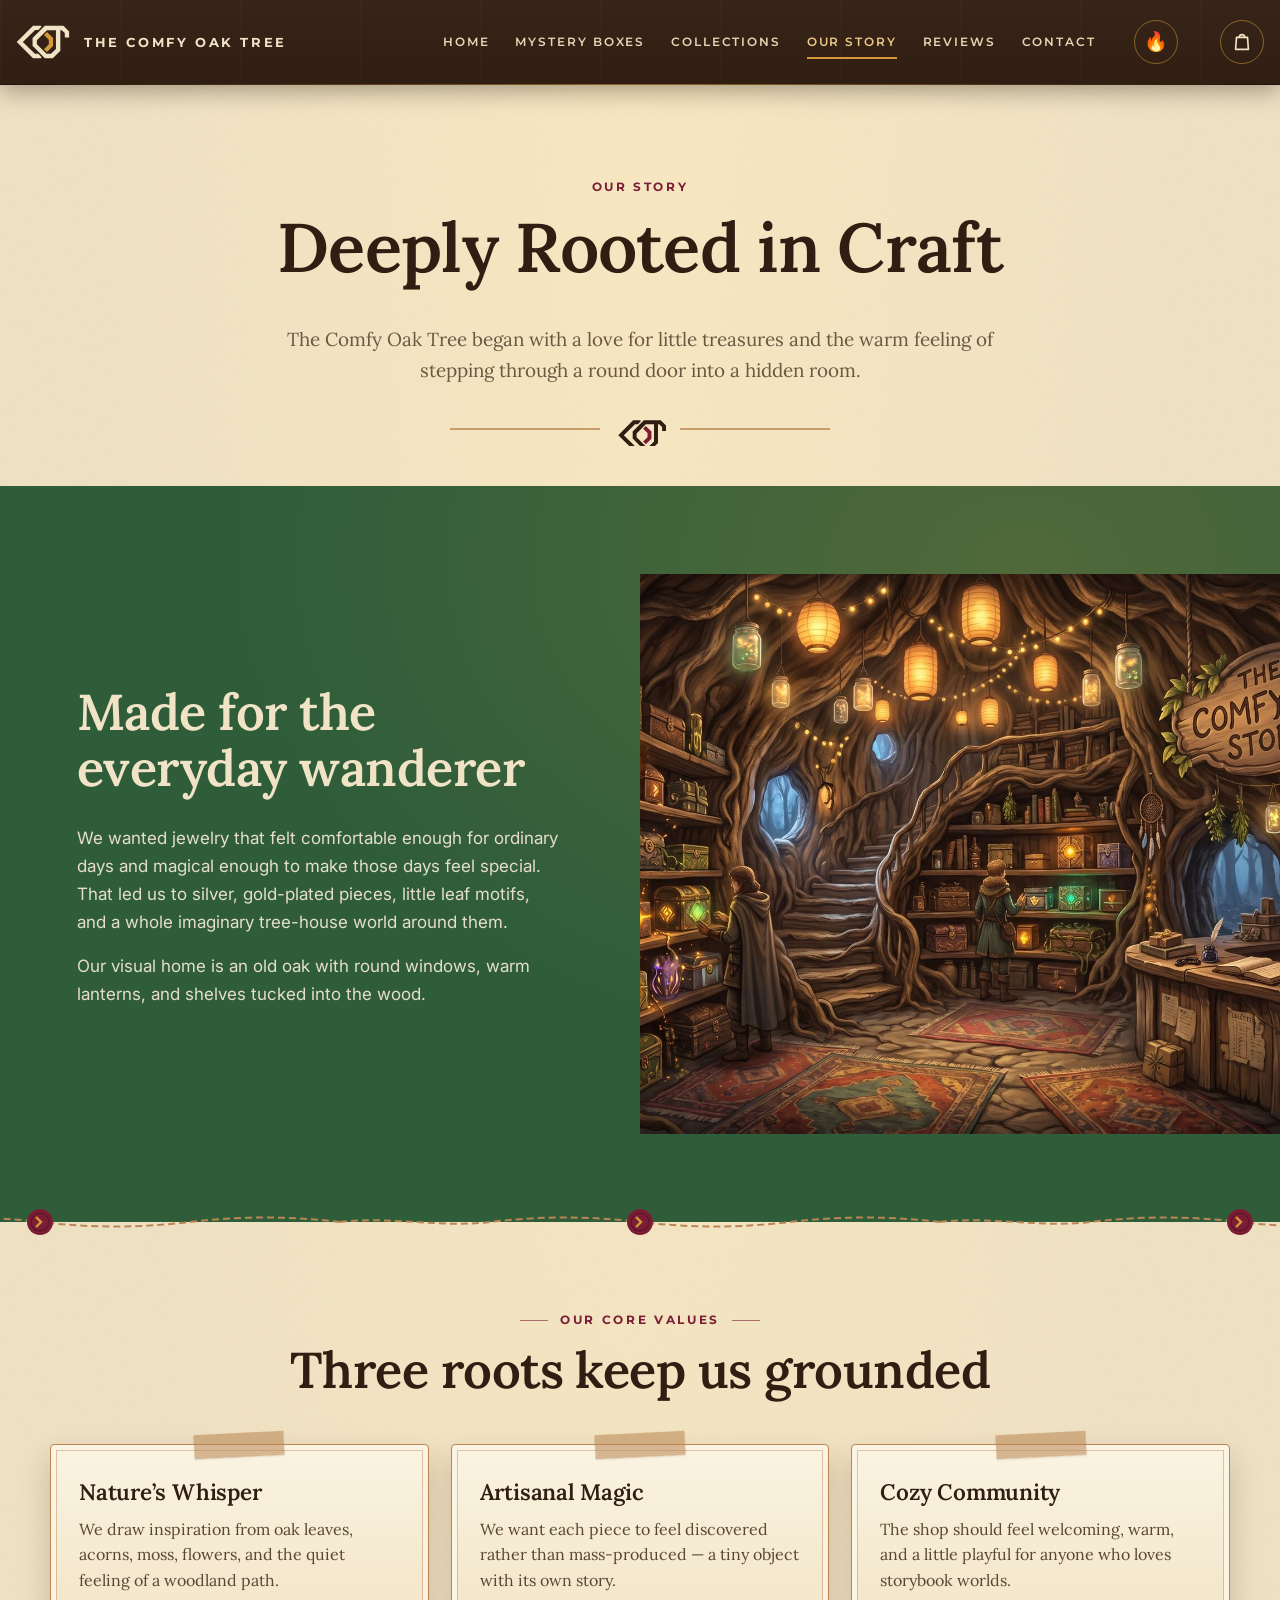
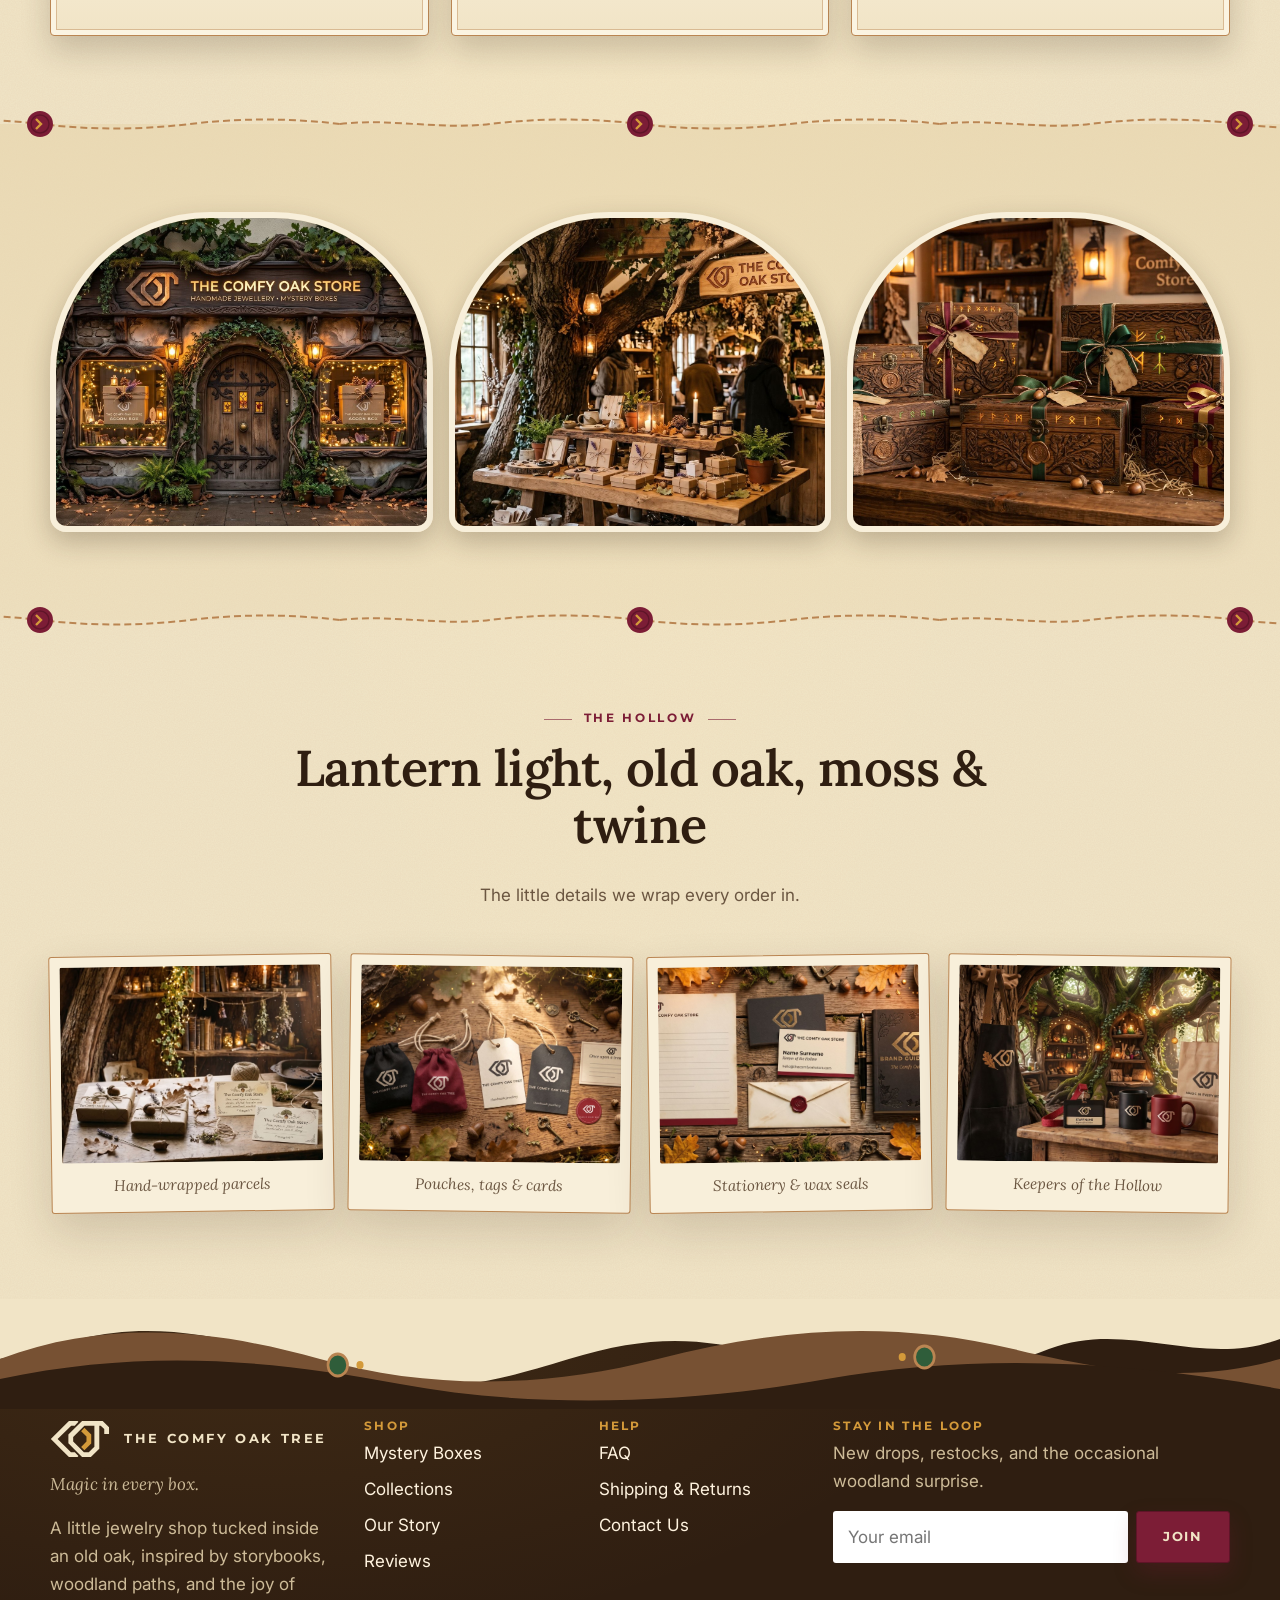
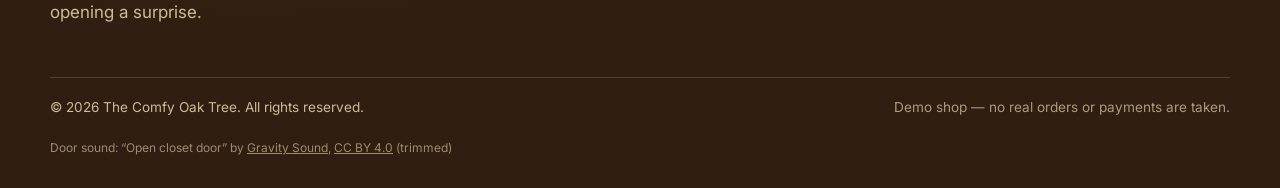
<file: about.html>
<!DOCTYPE html>
<html lang="en">
<head>
<meta charset="UTF-8">
<meta name="viewport" content="width=device-width, initial-scale=1, viewport-fit=cover">
<meta name="theme-color" content="#2F1E11">
<meta name="format-detection" content="telephone=no">
<title>Our Story – The Comfy Oak Tree</title>
<meta name="description" content="How a love of little treasures and storybook woodlands became The Comfy Oak Tree.">
<meta property="og:title" content="Our Story – The Comfy Oak Tree">
<meta property="og:description" content="How a love of little treasures and storybook woodlands became The Comfy Oak Tree.">
<meta property="og:image" content="hollow-storefront.jpg">
<link rel="icon" type="image/png" href="favicon.png">
<link rel="apple-touch-icon" href="apple-touch-icon.png">
<link rel="preconnect" href="https://fonts.googleapis.com">
<link rel="preconnect" href="https://fonts.gstatic.com" crossorigin>
<link rel="stylesheet" href="https://fonts.googleapis.com/css2?family=Inter:wght@400;500;600;700&family=Lora:ital,wght@0,400;0,500;0,600;0,700;1,400;1,500&family=Montserrat:wght@500;600;700&display=swap">
<link rel="stylesheet" href="style.css?v=202611212226">
<link rel="stylesheet" href="cozy.css?v=202611212226">
<link rel="stylesheet" href="hollow.css?v=202611212226">
</head>
<body><a class="skip-link" href="#main">Skip to content</a>
<header class="site-header"><div class="header-inner">
<a href="index.html" class="logo" aria-label="The Comfy Oak Tree — home"><img class="logo-mark" src="logo-cot-light.svg" alt="" width="54" height="34"><span class="logo-word">The Comfy Oak Tree</span></a>
<nav class="main-nav" aria-label="Main"><a href="index.html">Home</a><a href="mystery-boxes.html">Mystery Boxes</a><a href="collections.html">Collections</a><a href="about.html" aria-current="page">Our Story</a><a href="reviews.html">Reviews</a><a href="contact.html">Contact</a></nav>
<button class="hearth-btn" type="button" data-hearth aria-pressed="false" aria-label="Crackling fire sound" title="Light the hearth (sound)">🔥</button><button class="cart-btn" type="button" data-cart-open aria-label="Open basket"><svg viewBox="0 0 24 24" width="22" height="22" aria-hidden="true" fill="none" stroke="currentColor" stroke-width="1.8" stroke-linecap="round" stroke-linejoin="round"><path d="M6 7h12l1 13H5L6 7Z"/><path d="M9 7a3 3 0 0 1 6 0"/></svg><span class="cart-count" data-cart-count hidden>0</span></button>
<button class="menu-toggle" type="button" aria-label="Open menu" aria-expanded="false"><span></span></button>
</div></header><main id="main"><section class="page-hero"><div class="container"><div class="eyebrow">Our Story</div><h1>Deeply Rooted in Craft</h1><p>The Comfy Oak Tree began with a love for little treasures and the warm feeling of stepping through a round door into a hidden room.</p></div></section><section class="section green"><div class="split"><div class="split-copy"><h2>Made for the everyday wanderer</h2><p style="color:#e6deca">We wanted jewelry that felt comfortable enough for ordinary days and magical enough to make those days feel special. That led us to silver, gold-plated pieces, little leaf motifs, and a whole imaginary tree-house world around them.</p><p style="color:#e6deca">Our visual home is an old oak with round windows, warm lanterns, and shelves tucked into the wood.</p></div><div class="split-media"><img src="hollow-concept-shelves.jpg" alt="Storybook drawing of the shop inside the oak, with lanterns, a winding stair and shelves of treasure chests" loading="lazy"></div></div></section><div class="vine" aria-hidden="true"></div><section class="section about-values"><div class="container"><div class="section-head"><div class="eyebrow">Our Core Values</div><h2>Three roots keep us grounded</h2></div><div class="review-grid"><article class="review-card"><h3>Nature’s Whisper</h3><p>We draw inspiration from oak leaves, acorns, moss, flowers, and the quiet feeling of a woodland path.</p></article><article class="review-card"><h3>Artisanal Magic</h3><p>We want each piece to feel discovered rather than mass-produced — a tiny object with its own story.</p></article><article class="review-card"><h3>Cozy Community</h3><p>The shop should feel welcoming, warm, and a little playful for anyone who loves storybook worlds.</p></article></div></div></section><div class="vine" aria-hidden="true"></div><section class="section alt"><div class="container"><div class="gallery"><img src="hollow-storefront.jpg" alt="The shopfront at dusk: oak roots, lanterns and an arched wooden door" loading="lazy"><img src="hollow-shop-inside.jpg" alt="Inside the shop, an oak growing through the room" loading="lazy"><img src="hollow-carved-boxes.jpg" alt="Carved oak keepsake boxes tied with ribbon" loading="lazy"></div></div></section><div class="vine" aria-hidden="true"></div><section class="section"><div class="container"><div class="section-head"><div class="eyebrow">The Hollow</div><h2>Lantern light, old oak, moss &amp; twine</h2><p>The little details we wrap every order in.</p></div><div class="hollow-strip"><figure><img src="hollow-parcels.jpg" alt="Kraft parcels tied with twine, acorns and lavender" loading="lazy"><figcaption>Hand-wrapped parcels</figcaption></figure><figure><img src="hollow-pouches.jpg" alt="Drawstring pouches and swing tags with the C·O·T logo" loading="lazy"><figcaption>Pouches, tags &amp; cards</figcaption></figure><figure><img src="hollow-stationery.jpg" alt="C·O·T letterhead, business card and wax-sealed envelope" loading="lazy"><figcaption>Stationery &amp; wax seals</figcaption></figure><figure><img src="hollow-merch.jpg" alt="C·O·T apron, mugs, staff lanyard and kraft bag inside the oak" loading="lazy"><figcaption>Keepers of the Hollow</figcaption></figure></div></div></section></main><footer class="site-footer"><div class="container footer-inner"><div><div class="footer-logo"><img src="logo-cot-light.svg" alt="" width="60" height="38"><span>The Comfy Oak Tree</span></div><p class="footer-tagline">Magic in every box.</p><p style="color:#d7d0bf">A little jewelry shop tucked inside an old oak, inspired by storybooks, woodland paths, and the joy of opening a surprise.</p></div><div><h4>Shop</h4><ul class="footer-links"><li><a href="mystery-boxes.html">Mystery Boxes</a></li><li><a href="collections.html">Collections</a></li><li><a href="about.html">Our Story</a></li><li><a href="reviews.html">Reviews</a></li></ul></div><div><h4>Help</h4><ul class="footer-links"><li><a href="faq.html">FAQ</a></li><li><a href="shipping-returns.html">Shipping &amp; Returns</a></li><li><a href="contact.html">Contact Us</a></li></ul></div><div><h4>Stay in the loop</h4><p style="color:#d7d0bf">New drops, restocks, and the occasional woodland surprise.</p><form class="newsletter" data-form="newsletter" novalidate><input type="email" name="email" placeholder="Your email" aria-label="Your email" required autocomplete="email"><button class="btn btn-primary" type="submit">Join</button></form><p class="form-status" data-form-status role="status" aria-live="polite"></p></div></div><div class="container footer-bottom"><span>© <span data-year>2026</span> The Comfy Oak Tree. All rights reserved.</span><span class="demo-flag">Demo shop — no real orders or payments are taken.</span><span class="credit">Door sound: “Open closet door” by <a href="https://www.gravitysound.studio/" rel="noopener">Gravity Sound</a>, <a href="https://creativecommons.org/licenses/by/4.0/" rel="noopener license">CC BY 4.0</a> (trimmed)</span></div></footer>
<div class="cart-overlay" data-cart-overlay hidden></div>
<aside class="cart-drawer" data-cart-drawer aria-label="Your basket" aria-hidden="true" tabindex="-1"><div class="cart-head"><h2>Your basket</h2><button class="cart-close" type="button" data-cart-close aria-label="Close basket">×</button></div><div class="cart-ship" data-cart-ship></div><div class="cart-items" data-cart-items></div><div class="cart-foot"><div class="cart-total"><span>Subtotal</span><strong data-cart-subtotal>£0.00</strong></div><a class="btn btn-primary btn-block" href="checkout.html" data-cart-checkout>Checkout</a><button class="btn btn-secondary btn-block" type="button" data-cart-close>Continue shopping</button></div></aside>
<div class="toast" data-toast role="status" aria-live="polite"></div>
<script src="script.js?v=202611212226"></script>
<script src="cozy.js?v=202611212226"></script>
</body>
</html>
</file>
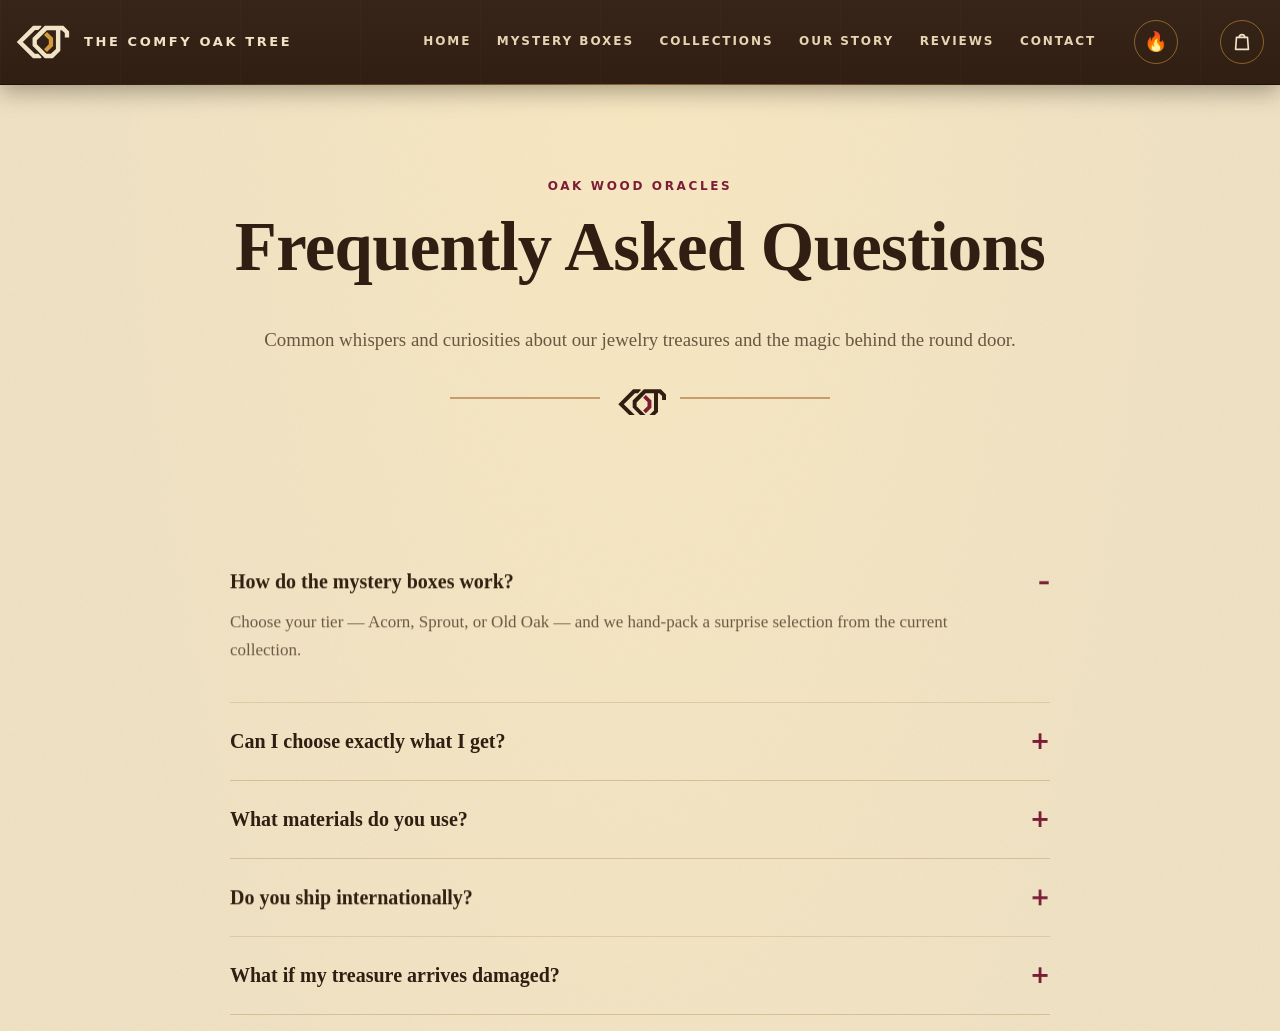
<file: care-faq.html>
<!DOCTYPE html><html lang="en"><head><meta charset="UTF-8"><title>The Comfy Oak Tree</title><meta http-equiv="refresh" content="0; url=faq.html"><link rel="canonical" href="faq.html"></head><body><a href="faq.html">Continue</a></body></html>
</file>
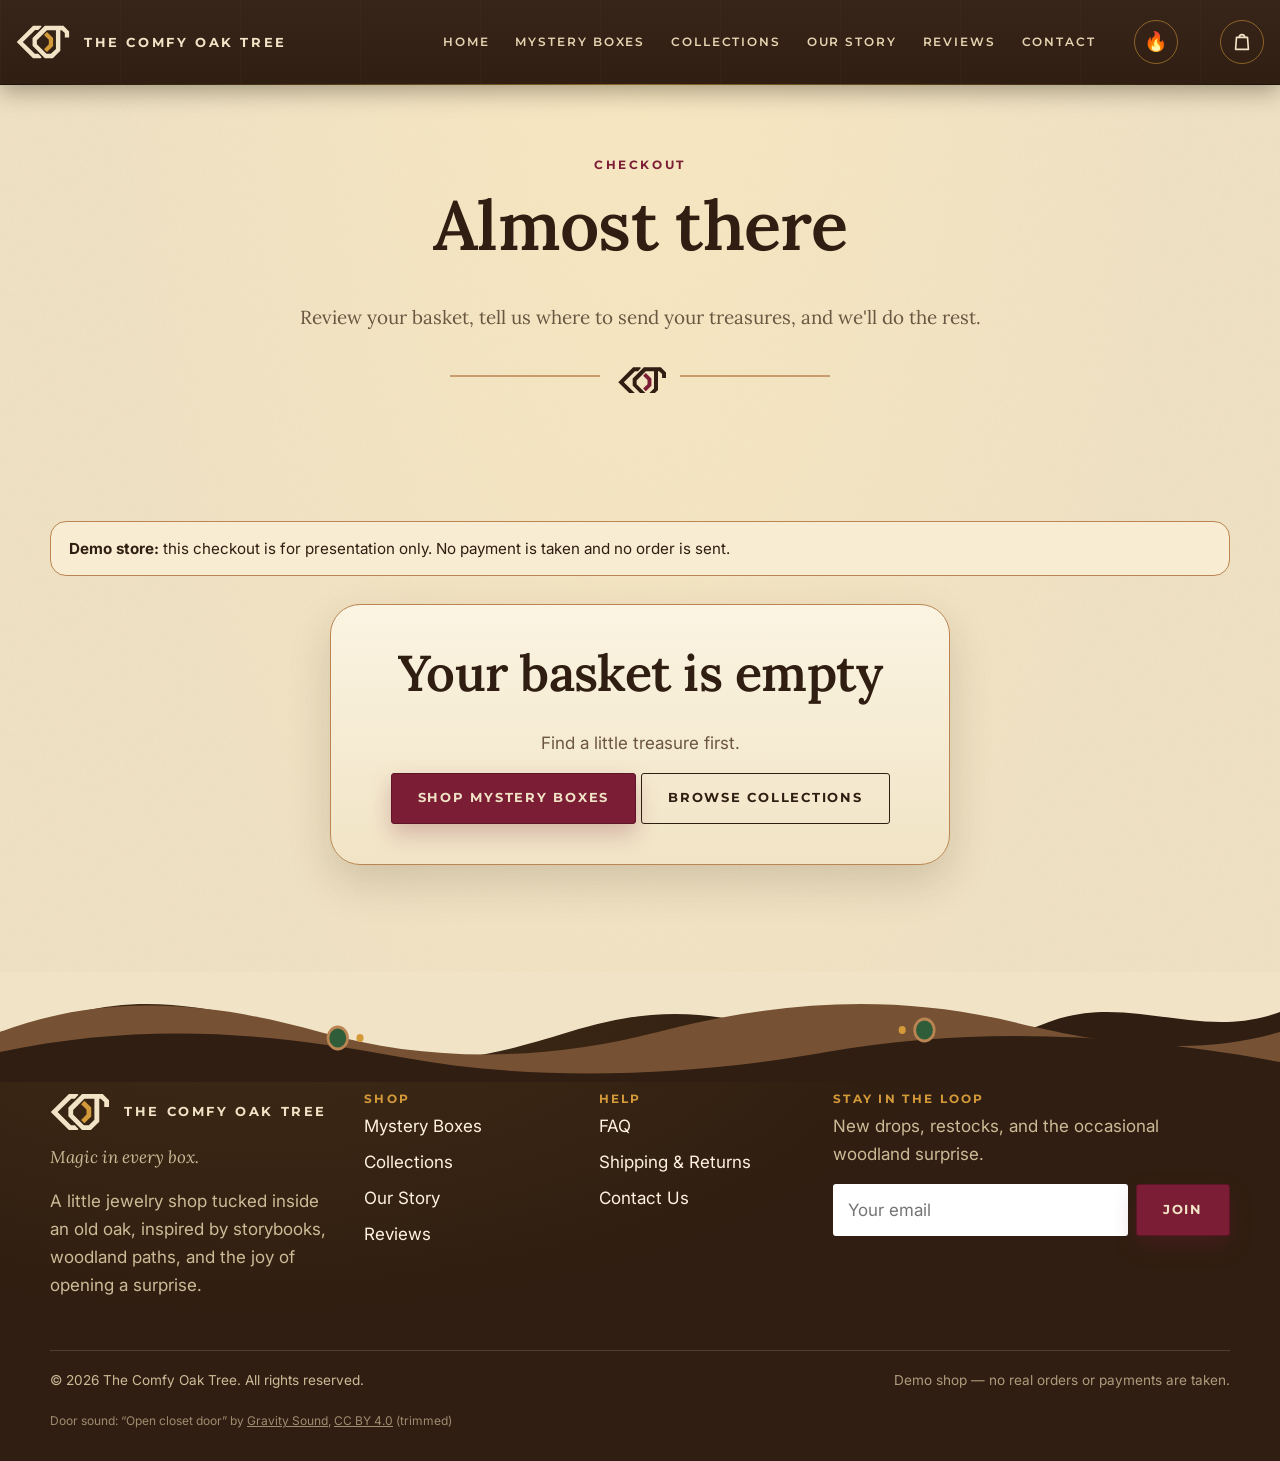
<file: checkout.html>
<!DOCTYPE html>
<html lang="en">
<head>
<meta charset="UTF-8">
<meta name="viewport" content="width=device-width, initial-scale=1, viewport-fit=cover">
<meta name="theme-color" content="#2F1E11">
<meta name="format-detection" content="telephone=no">
<title>Checkout – The Comfy Oak Tree</title>
<meta name="description" content="Review your basket and place your order.">
<meta property="og:title" content="Checkout – The Comfy Oak Tree">
<meta property="og:description" content="Review your basket and place your order.">
<meta property="og:image" content="hollow-storefront.jpg">
<link rel="icon" type="image/png" href="favicon.png">
<link rel="apple-touch-icon" href="apple-touch-icon.png">
<link rel="preconnect" href="https://fonts.googleapis.com">
<link rel="preconnect" href="https://fonts.gstatic.com" crossorigin>
<link rel="stylesheet" href="https://fonts.googleapis.com/css2?family=Inter:wght@400;500;600;700&family=Lora:ital,wght@0,400;0,500;0,600;0,700;1,400;1,500&family=Montserrat:wght@500;600;700&display=swap">
<link rel="stylesheet" href="style.css?v=202611212226">
<link rel="stylesheet" href="cozy.css?v=202611212226">
<link rel="stylesheet" href="hollow.css?v=202611212226">
</head>
<body><a class="skip-link" href="#main">Skip to content</a>
<header class="site-header"><div class="header-inner">
<a href="index.html" class="logo" aria-label="The Comfy Oak Tree — home"><img class="logo-mark" src="logo-cot-light.svg" alt="" width="54" height="34"><span class="logo-word">The Comfy Oak Tree</span></a>
<nav class="main-nav" aria-label="Main"><a href="index.html">Home</a><a href="mystery-boxes.html">Mystery Boxes</a><a href="collections.html">Collections</a><a href="about.html">Our Story</a><a href="reviews.html">Reviews</a><a href="contact.html">Contact</a></nav>
<button class="hearth-btn" type="button" data-hearth aria-pressed="false" aria-label="Crackling fire sound" title="Light the hearth (sound)">🔥</button><button class="cart-btn" type="button" data-cart-open aria-label="Open basket"><svg viewBox="0 0 24 24" width="22" height="22" aria-hidden="true" fill="none" stroke="currentColor" stroke-width="1.8" stroke-linecap="round" stroke-linejoin="round"><path d="M6 7h12l1 13H5L6 7Z"/><path d="M9 7a3 3 0 0 1 6 0"/></svg><span class="cart-count" data-cart-count hidden>0</span></button>
<button class="menu-toggle" type="button" aria-label="Open menu" aria-expanded="false"><span></span></button>
</div></header><main id="main"><section class="page-hero page-hero-sm"><div class="container"><div class="eyebrow">Checkout</div><h1>Almost there</h1><p>Review your basket, tell us where to send your treasures, and we'll do the rest.</p></div></section><section class="section"><div class="container">
<div class="demo-banner" role="note"><strong>Demo store:</strong> this checkout is for presentation only. No payment is taken and no order is sent.</div>
<div class="checkout-empty" data-checkout-empty hidden><h2>Your basket is empty</h2><p>Find a little treasure first.</p><a class="btn btn-primary" href="mystery-boxes.html">Shop Mystery Boxes</a> <a class="btn btn-secondary" href="collections.html">Browse Collections</a></div>
<div class="checkout-grid" data-checkout>
<form class="form-panel form-grid" data-form="checkout" novalidate>
<h2>Delivery details</h2>
<div class="field-row"><div class="field"><label>First name<input name="first" required autocomplete="given-name"></label></div><div class="field"><label>Last name<input name="last" required autocomplete="family-name"></label></div></div>
<div class="field"><label>Email<input type="email" name="email" required autocomplete="email" placeholder="you@example.com"></label></div>
<div class="field"><label>Address<input name="address" required autocomplete="address-line1"></label></div>
<div class="field-row"><div class="field"><label>Town / City<input name="city" required autocomplete="address-level2"></label></div><div class="field"><label>Postcode<input name="postcode" required autocomplete="postal-code"></label></div></div>
<div class="field"><label>Country<select name="country" required autocomplete="country-name" data-country><option value="UK">United Kingdom</option><option value="INT">Europe</option><option value="INT">United States</option><option value="INT">Rest of the world</option></select></label></div>
<fieldset class="ship-options"><legend>Delivery</legend>
<label class="radio"><input type="radio" name="shipping" value="standard" checked><span><strong>Standard</strong> 2–5 business days</span><em data-ship-standard>£3.95</em></label>
<label class="radio"><input type="radio" name="shipping" value="express"><span><strong>Express</strong> 1–2 business days</span><em>£6.95</em></label>
</fieldset>
<div class="field"><label>Gift message <span class="optional">(optional)</span><textarea name="gift" rows="3" maxlength="200" placeholder="We'll handwrite it on a little card"></textarea></label></div>
<div class="pay-demo"><strong>Payment</strong><p>In the real shop, secure card payment (e.g. Stripe or PayPal) appears here. In this demo no card details are needed.</p></div>
<button class="btn btn-primary btn-block" type="submit">Place order</button>
</form>
<aside class="summary card" aria-label="Order summary"><h2>Order summary</h2><div data-summary-items></div>
<div class="summary-row"><span>Subtotal</span><span data-summary-subtotal>£0.00</span></div>
<div class="summary-row"><span>Delivery</span><span data-summary-shipping>£0.00</span></div>
<div class="summary-row summary-total"><span>Total</span><strong data-summary-total>£0.00</strong></div></aside>
</div>
<div class="order-done" data-order-done hidden><div class="done-icon">✓</div><h2>Thank you — your parcel is being wrapped by the fire!</h2><p>Order <strong data-order-number></strong>. In the real shop a confirmation email would now be on its way.</p><p class="demo-note">(Demo: no payment was taken and no order was sent.)</p><a class="btn btn-primary" href="index.html">Back to the shop</a></div>
</div></section></main><footer class="site-footer"><div class="container footer-inner"><div><div class="footer-logo"><img src="logo-cot-light.svg" alt="" width="60" height="38"><span>The Comfy Oak Tree</span></div><p class="footer-tagline">Magic in every box.</p><p style="color:#d7d0bf">A little jewelry shop tucked inside an old oak, inspired by storybooks, woodland paths, and the joy of opening a surprise.</p></div><div><h4>Shop</h4><ul class="footer-links"><li><a href="mystery-boxes.html">Mystery Boxes</a></li><li><a href="collections.html">Collections</a></li><li><a href="about.html">Our Story</a></li><li><a href="reviews.html">Reviews</a></li></ul></div><div><h4>Help</h4><ul class="footer-links"><li><a href="faq.html">FAQ</a></li><li><a href="shipping-returns.html">Shipping &amp; Returns</a></li><li><a href="contact.html">Contact Us</a></li></ul></div><div><h4>Stay in the loop</h4><p style="color:#d7d0bf">New drops, restocks, and the occasional woodland surprise.</p><form class="newsletter" data-form="newsletter" novalidate><input type="email" name="email" placeholder="Your email" aria-label="Your email" required autocomplete="email"><button class="btn btn-primary" type="submit">Join</button></form><p class="form-status" data-form-status role="status" aria-live="polite"></p></div></div><div class="container footer-bottom"><span>© <span data-year>2026</span> The Comfy Oak Tree. All rights reserved.</span><span class="demo-flag">Demo shop — no real orders or payments are taken.</span><span class="credit">Door sound: “Open closet door” by <a href="https://www.gravitysound.studio/" rel="noopener">Gravity Sound</a>, <a href="https://creativecommons.org/licenses/by/4.0/" rel="noopener license">CC BY 4.0</a> (trimmed)</span></div></footer>
<div class="cart-overlay" data-cart-overlay hidden></div>
<aside class="cart-drawer" data-cart-drawer aria-label="Your basket" aria-hidden="true" tabindex="-1"><div class="cart-head"><h2>Your basket</h2><button class="cart-close" type="button" data-cart-close aria-label="Close basket">×</button></div><div class="cart-ship" data-cart-ship></div><div class="cart-items" data-cart-items></div><div class="cart-foot"><div class="cart-total"><span>Subtotal</span><strong data-cart-subtotal>£0.00</strong></div><a class="btn btn-primary btn-block" href="checkout.html" data-cart-checkout>Checkout</a><button class="btn btn-secondary btn-block" type="button" data-cart-close>Continue shopping</button></div></aside>
<div class="toast" data-toast role="status" aria-live="polite"></div>
<script src="script.js?v=202611212226"></script>
<script src="cozy.js?v=202611212226"></script>
</body>
</html>
</file>
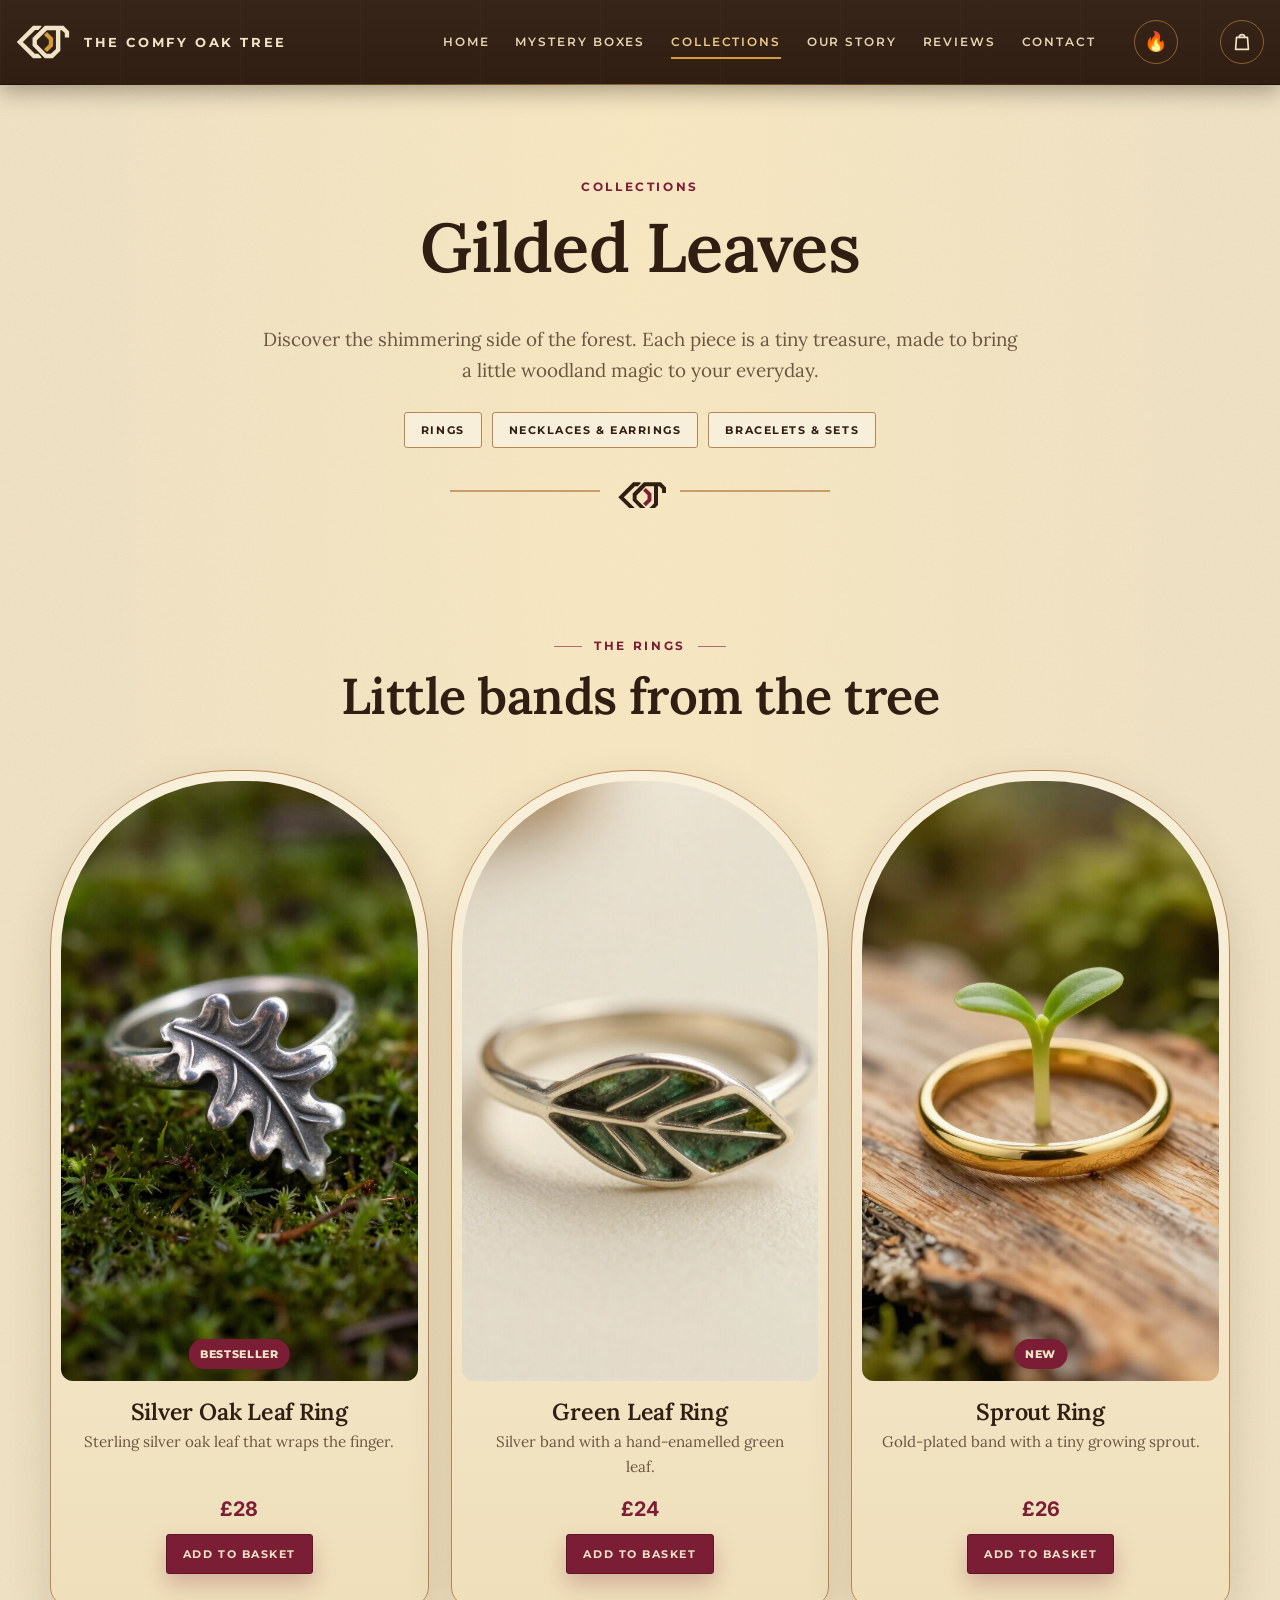
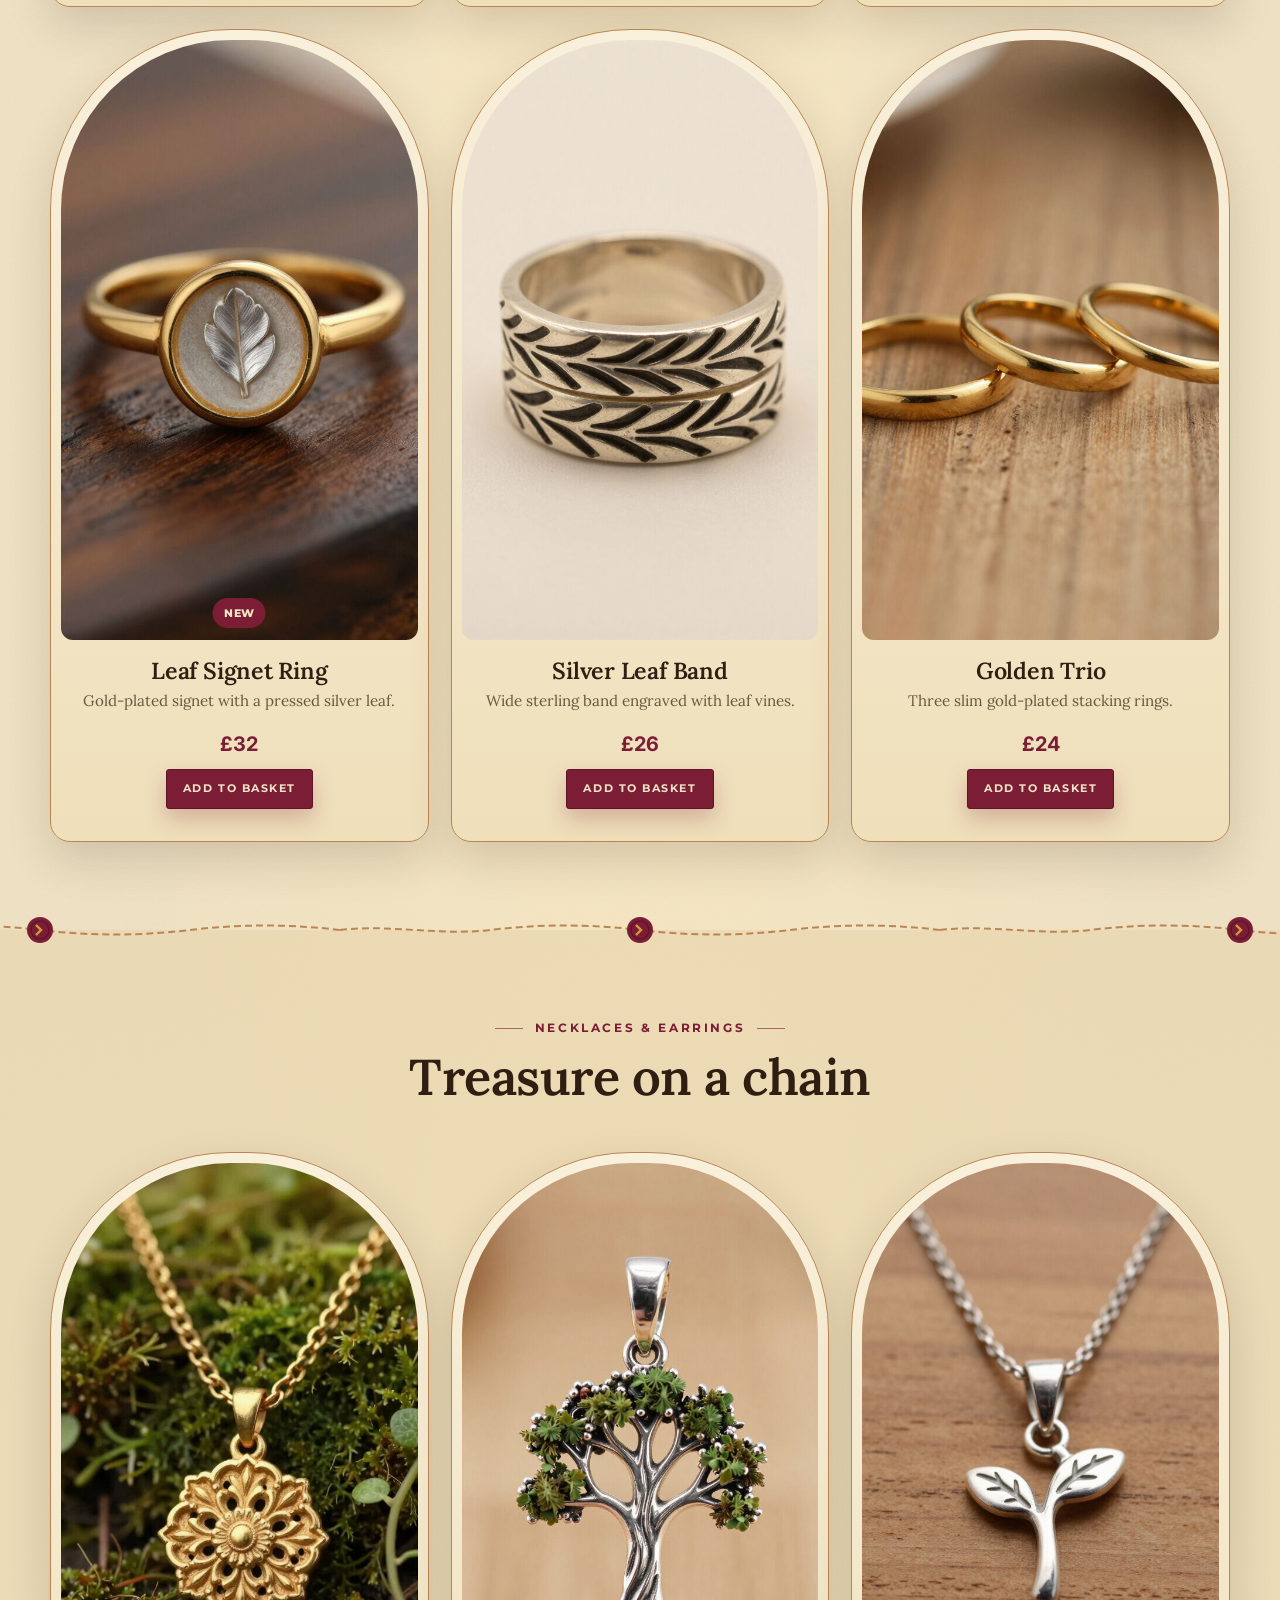
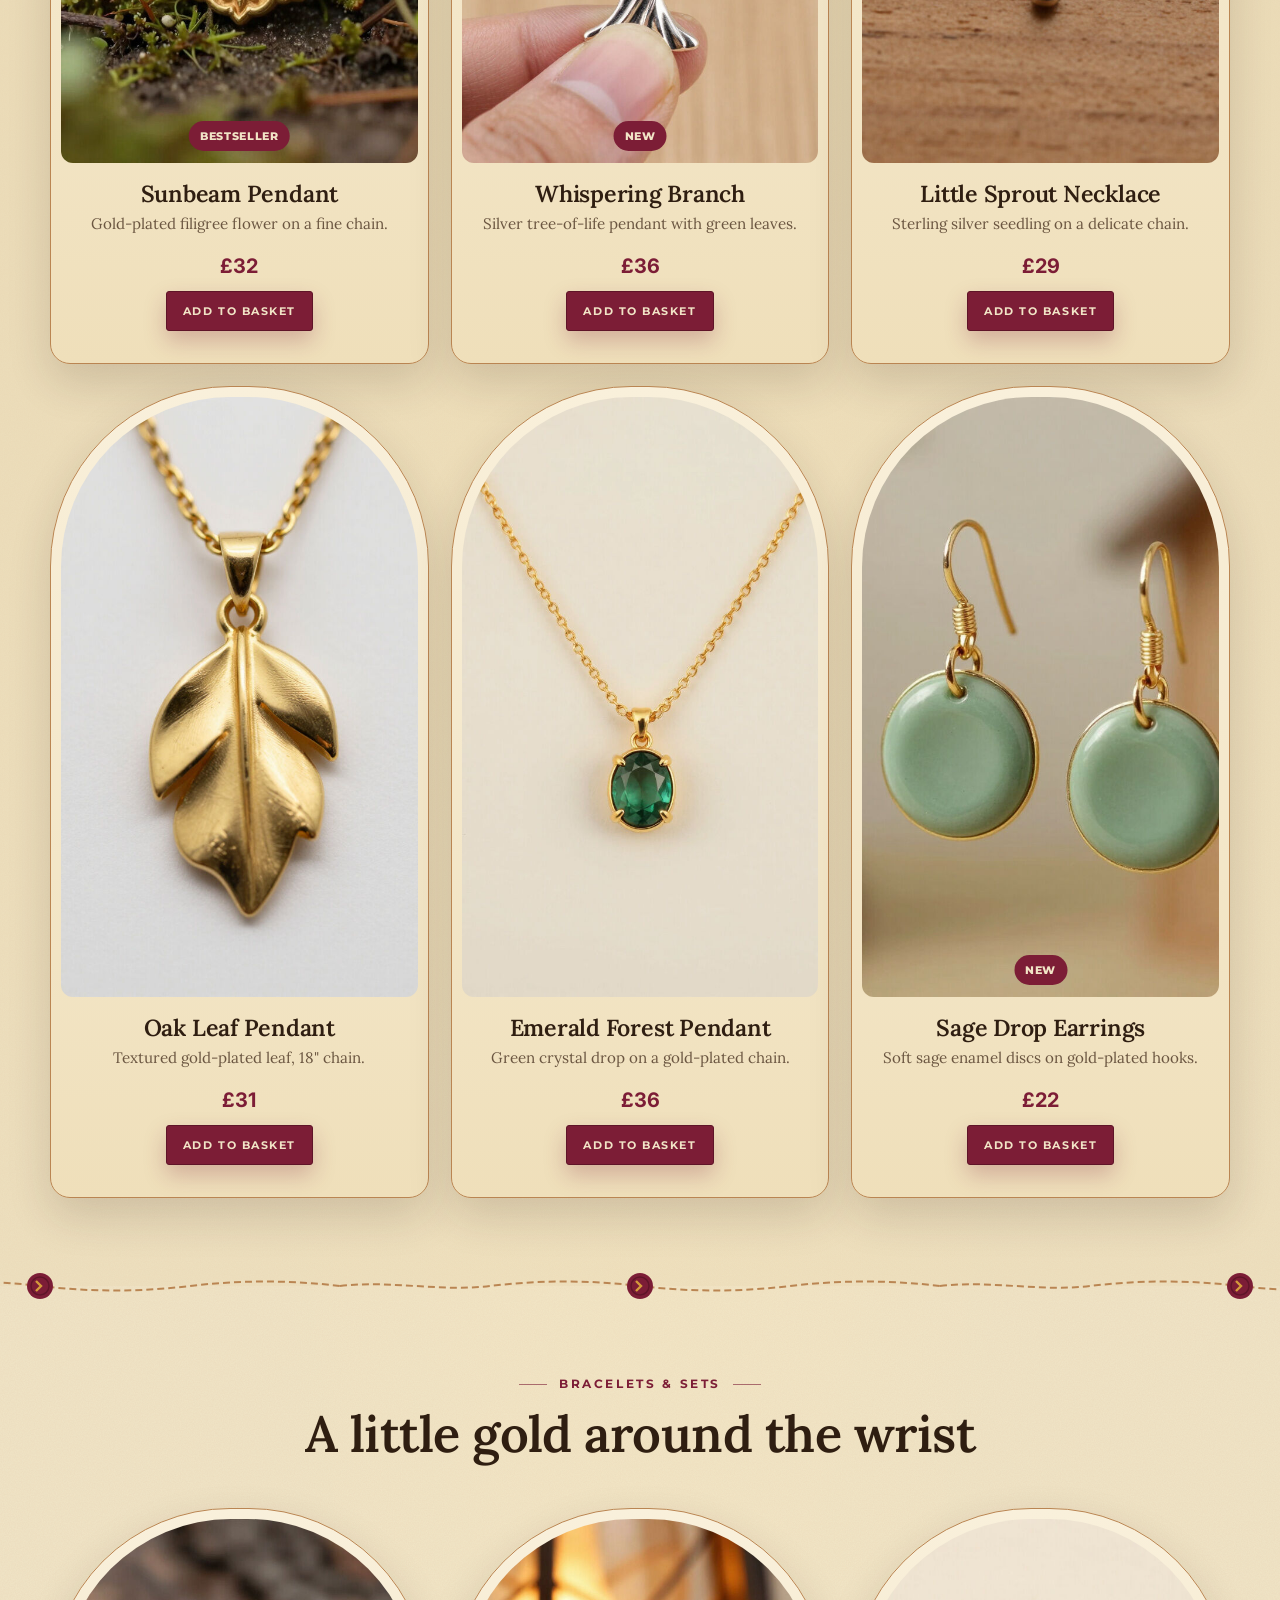
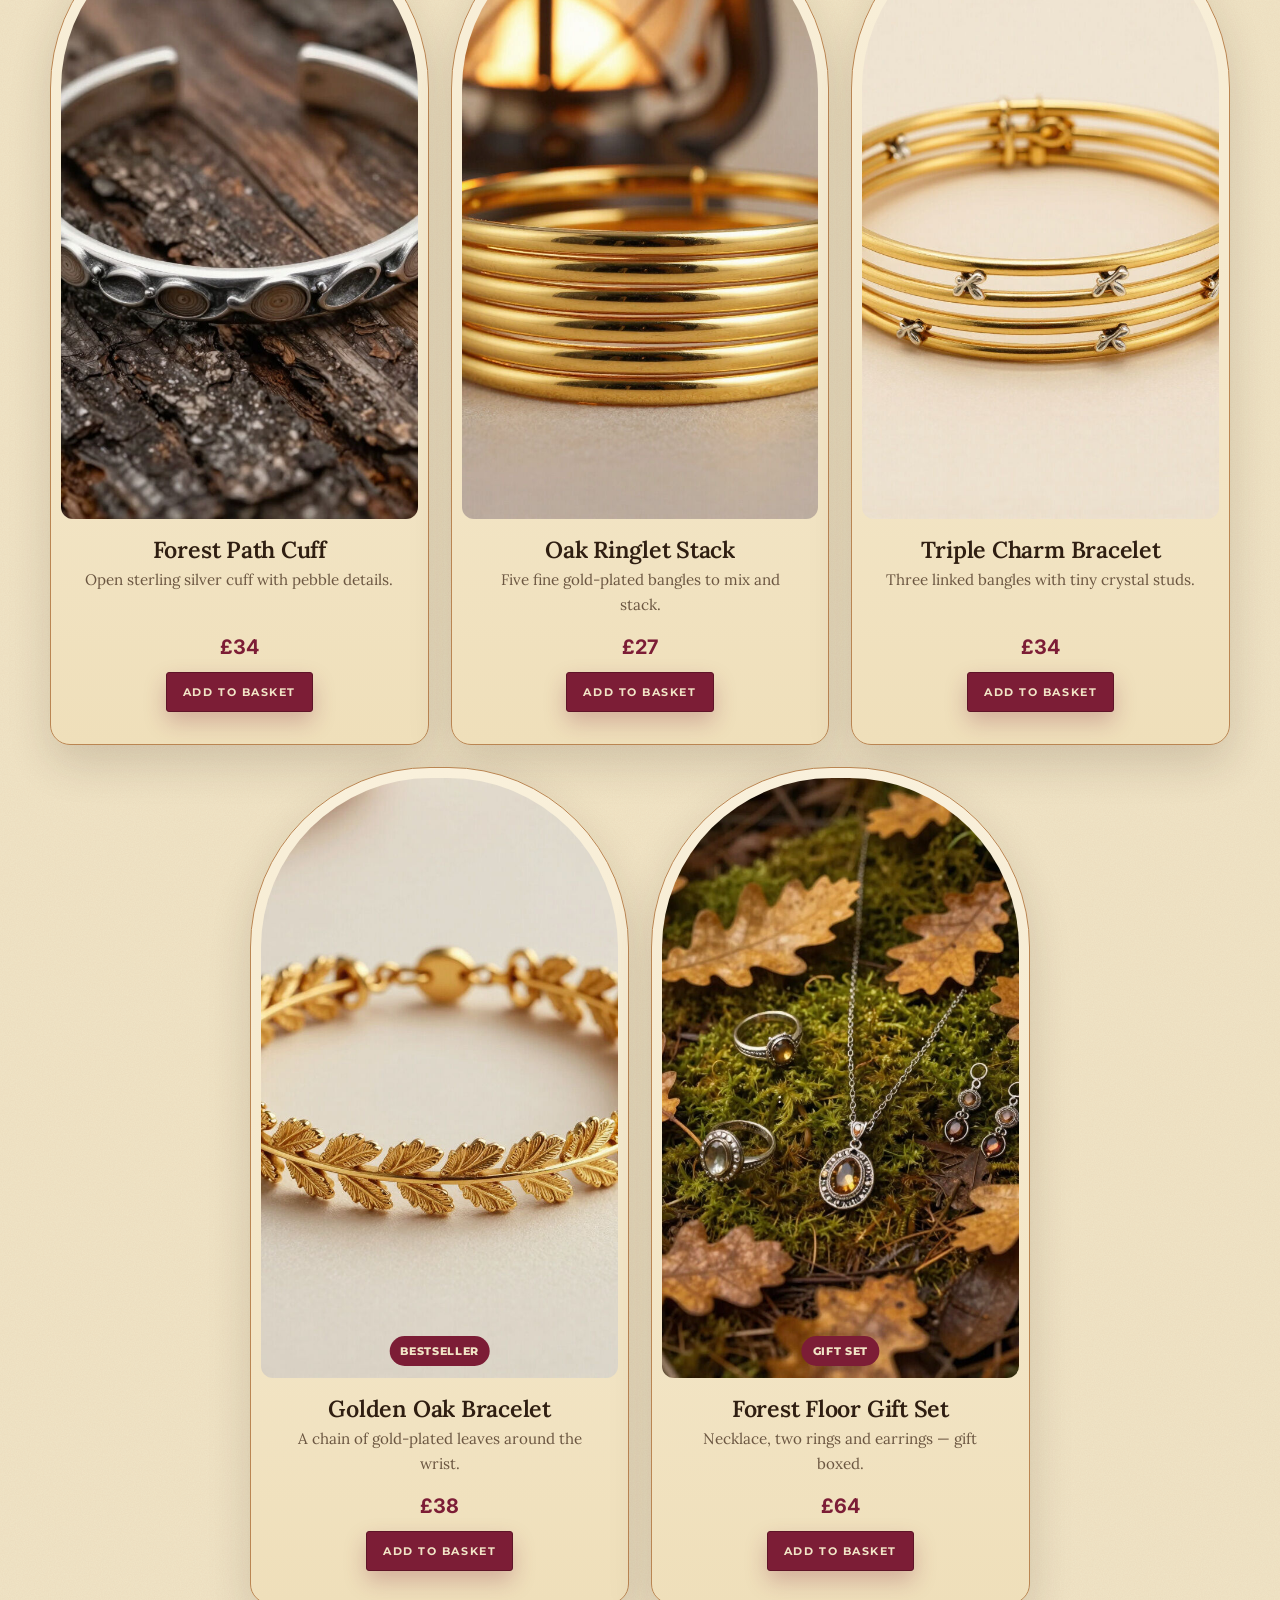
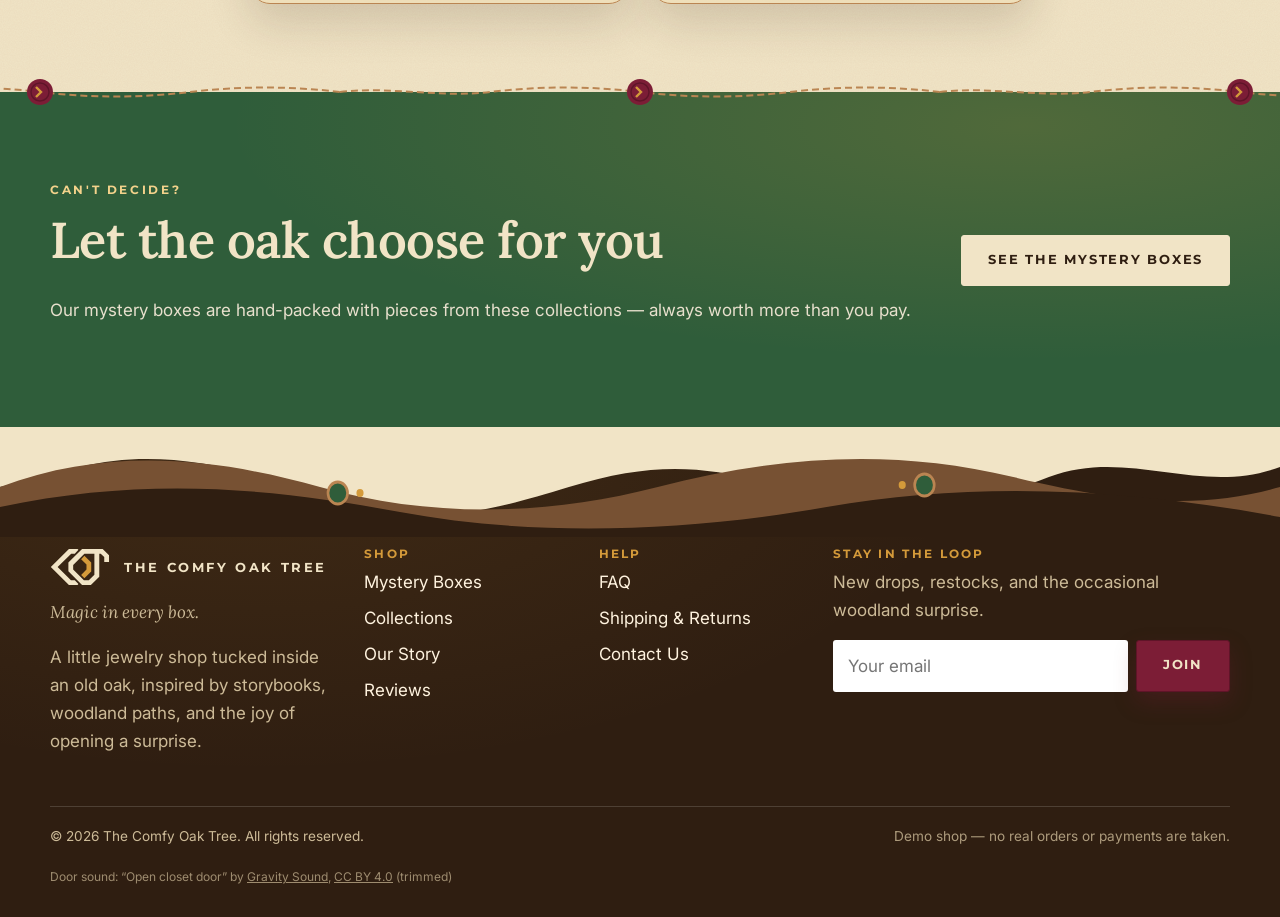
<file: collections.html>
<!DOCTYPE html>
<html lang="en">
<head>
<meta charset="UTF-8">
<meta name="viewport" content="width=device-width, initial-scale=1, viewport-fit=cover">
<meta name="theme-color" content="#2F1E11">
<meta name="format-detection" content="telephone=no">
<title>Collections – The Comfy Oak Tree</title>
<meta name="description" content="Shop woodland rings, necklaces, earrings and bracelets in sterling silver and gold plate.">
<meta property="og:title" content="Collections – The Comfy Oak Tree">
<meta property="og:description" content="Shop woodland rings, necklaces, earrings and bracelets in sterling silver and gold plate.">
<meta property="og:image" content="hollow-storefront.jpg">
<link rel="icon" type="image/png" href="favicon.png">
<link rel="apple-touch-icon" href="apple-touch-icon.png">
<link rel="preconnect" href="https://fonts.googleapis.com">
<link rel="preconnect" href="https://fonts.gstatic.com" crossorigin>
<link rel="stylesheet" href="https://fonts.googleapis.com/css2?family=Inter:wght@400;500;600;700&family=Lora:ital,wght@0,400;0,500;0,600;0,700;1,400;1,500&family=Montserrat:wght@500;600;700&display=swap">
<link rel="stylesheet" href="style.css?v=202611212226">
<link rel="stylesheet" href="cozy.css?v=202611212226">
<link rel="stylesheet" href="hollow.css?v=202611212226">
</head>
<body><a class="skip-link" href="#main">Skip to content</a>
<header class="site-header"><div class="header-inner">
<a href="index.html" class="logo" aria-label="The Comfy Oak Tree — home"><img class="logo-mark" src="logo-cot-light.svg" alt="" width="54" height="34"><span class="logo-word">The Comfy Oak Tree</span></a>
<nav class="main-nav" aria-label="Main"><a href="index.html">Home</a><a href="mystery-boxes.html">Mystery Boxes</a><a href="collections.html" aria-current="page">Collections</a><a href="about.html">Our Story</a><a href="reviews.html">Reviews</a><a href="contact.html">Contact</a></nav>
<button class="hearth-btn" type="button" data-hearth aria-pressed="false" aria-label="Crackling fire sound" title="Light the hearth (sound)">🔥</button><button class="cart-btn" type="button" data-cart-open aria-label="Open basket"><svg viewBox="0 0 24 24" width="22" height="22" aria-hidden="true" fill="none" stroke="currentColor" stroke-width="1.8" stroke-linecap="round" stroke-linejoin="round"><path d="M6 7h12l1 13H5L6 7Z"/><path d="M9 7a3 3 0 0 1 6 0"/></svg><span class="cart-count" data-cart-count hidden>0</span></button>
<button class="menu-toggle" type="button" aria-label="Open menu" aria-expanded="false"><span></span></button>
</div></header><main id="main"><section class="page-hero"><div class="container"><div class="eyebrow">Collections</div><h1>Gilded Leaves</h1><p>Discover the shimmering side of the forest. Each piece is a tiny treasure, made to bring a little woodland magic to your everyday.</p>
<nav class="chip-nav" aria-label="Jump to collection"><a href="#rings">Rings</a><a href="#necklaces">Necklaces &amp; earrings</a><a href="#bracelets">Bracelets &amp; sets</a></nav></div></section><section class="section" id="rings"><div class="container"><div class="section-head"><div class="eyebrow">The rings</div><h2>Little bands from the tree</h2></div><div class="product-grid"><article class="product-card"><div class="product-media"><img src="2.jpg" alt="Silver Oak Leaf Ring" loading="lazy" width="600" height="600"><span class="badge">Bestseller</span></div><div class="product-info"><h3>Silver Oak Leaf Ring</h3><p class="product-desc">Sterling silver oak leaf that wraps the finger.</p><div class="product-row"><span class="price">£28</span><button class="btn btn-primary btn-small" type="button" data-add-to-cart data-id="silver-oak-leaf-ring" data-name="Silver Oak Leaf Ring" data-price="28" data-img="2.jpg">Add to basket</button></div></div></article><article class="product-card"><div class="product-media"><img src="9.jpg" alt="Green Leaf Ring" loading="lazy" width="600" height="600"></div><div class="product-info"><h3>Green Leaf Ring</h3><p class="product-desc">Silver band with a hand-enamelled green leaf.</p><div class="product-row"><span class="price">£24</span><button class="btn btn-primary btn-small" type="button" data-add-to-cart data-id="green-leaf-ring" data-name="Green Leaf Ring" data-price="24" data-img="9.jpg">Add to basket</button></div></div></article><article class="product-card"><div class="product-media"><img src="14.jpg" alt="Sprout Ring" loading="lazy" width="600" height="600"><span class="badge">New</span></div><div class="product-info"><h3>Sprout Ring</h3><p class="product-desc">Gold-plated band with a tiny growing sprout.</p><div class="product-row"><span class="price">£26</span><button class="btn btn-primary btn-small" type="button" data-add-to-cart data-id="sprout-ring" data-name="Sprout Ring" data-price="26" data-img="14.jpg">Add to basket</button></div></div></article><article class="product-card"><div class="product-media"><img src="18.jpg" alt="Leaf Signet Ring" loading="lazy" width="600" height="600"><span class="badge">New</span></div><div class="product-info"><h3>Leaf Signet Ring</h3><p class="product-desc">Gold-plated signet with a pressed silver leaf.</p><div class="product-row"><span class="price">£32</span><button class="btn btn-primary btn-small" type="button" data-add-to-cart data-id="leaf-signet-ring" data-name="Leaf Signet Ring" data-price="32" data-img="18.jpg">Add to basket</button></div></div></article><article class="product-card"><div class="product-media"><img src="30.jpg" alt="Silver Leaf Band" loading="lazy" width="600" height="600"></div><div class="product-info"><h3>Silver Leaf Band</h3><p class="product-desc">Wide sterling band engraved with leaf vines.</p><div class="product-row"><span class="price">£26</span><button class="btn btn-primary btn-small" type="button" data-add-to-cart data-id="silver-leaf-band" data-name="Silver Leaf Band" data-price="26" data-img="30.jpg">Add to basket</button></div></div></article><article class="product-card"><div class="product-media"><img src="22.jpg" alt="Golden Trio" loading="lazy" width="600" height="600"></div><div class="product-info"><h3>Golden Trio</h3><p class="product-desc">Three slim gold-plated stacking rings.</p><div class="product-row"><span class="price">£24</span><button class="btn btn-primary btn-small" type="button" data-add-to-cart data-id="golden-trio" data-name="Golden Trio" data-price="24" data-img="22.jpg">Add to basket</button></div></div></article></div></div></section><div class="vine" aria-hidden="true"></div><section class="section alt" id="necklaces"><div class="container"><div class="section-head"><div class="eyebrow">Necklaces & earrings</div><h2>Treasure on a chain</h2></div><div class="product-grid"><article class="product-card"><div class="product-media"><img src="3.jpg" alt="Sunbeam Pendant" loading="lazy" width="600" height="600"><span class="badge">Bestseller</span></div><div class="product-info"><h3>Sunbeam Pendant</h3><p class="product-desc">Gold-plated filigree flower on a fine chain.</p><div class="product-row"><span class="price">£32</span><button class="btn btn-primary btn-small" type="button" data-add-to-cart data-id="sunbeam-pendant" data-name="Sunbeam Pendant" data-price="32" data-img="3.jpg">Add to basket</button></div></div></article><article class="product-card"><div class="product-media"><img src="13.jpg" alt="Whispering Branch" loading="lazy" width="600" height="600"><span class="badge">New</span></div><div class="product-info"><h3>Whispering Branch</h3><p class="product-desc">Silver tree-of-life pendant with green leaves.</p><div class="product-row"><span class="price">£36</span><button class="btn btn-primary btn-small" type="button" data-add-to-cart data-id="whispering-branch" data-name="Whispering Branch" data-price="36" data-img="13.jpg">Add to basket</button></div></div></article><article class="product-card"><div class="product-media"><img src="10.jpg" alt="Little Sprout Necklace" loading="lazy" width="600" height="600"></div><div class="product-info"><h3>Little Sprout Necklace</h3><p class="product-desc">Sterling silver seedling on a delicate chain.</p><div class="product-row"><span class="price">£29</span><button class="btn btn-primary btn-small" type="button" data-add-to-cart data-id="little-sprout-necklace" data-name="Little Sprout Necklace" data-price="29" data-img="10.jpg">Add to basket</button></div></div></article><article class="product-card"><div class="product-media"><img src="21.jpg" alt="Oak Leaf Pendant" loading="lazy" width="600" height="600"></div><div class="product-info"><h3>Oak Leaf Pendant</h3><p class="product-desc">Textured gold-plated leaf, 18" chain.</p><div class="product-row"><span class="price">£31</span><button class="btn btn-primary btn-small" type="button" data-add-to-cart data-id="oak-leaf-pendant" data-name="Oak Leaf Pendant" data-price="31" data-img="21.jpg">Add to basket</button></div></div></article><article class="product-card"><div class="product-media"><img src="32.jpg" alt="Emerald Forest Pendant" loading="lazy" width="600" height="600"></div><div class="product-info"><h3>Emerald Forest Pendant</h3><p class="product-desc">Green crystal drop on a gold-plated chain.</p><div class="product-row"><span class="price">£36</span><button class="btn btn-primary btn-small" type="button" data-add-to-cart data-id="emerald-forest-pendant" data-name="Emerald Forest Pendant" data-price="36" data-img="32.jpg">Add to basket</button></div></div></article><article class="product-card"><div class="product-media"><img src="20.jpg" alt="Sage Drop Earrings" loading="lazy" width="600" height="600"><span class="badge">New</span></div><div class="product-info"><h3>Sage Drop Earrings</h3><p class="product-desc">Soft sage enamel discs on gold-plated hooks.</p><div class="product-row"><span class="price">£22</span><button class="btn btn-primary btn-small" type="button" data-add-to-cart data-id="sage-drop-earrings" data-name="Sage Drop Earrings" data-price="22" data-img="20.jpg">Add to basket</button></div></div></article></div></div></section><div class="vine" aria-hidden="true"></div><section class="section" id="bracelets"><div class="container"><div class="section-head"><div class="eyebrow">Bracelets & sets</div><h2>A little gold around the wrist</h2></div><div class="product-grid"><article class="product-card"><div class="product-media"><img src="4.jpg" alt="Forest Path Cuff" loading="lazy" width="600" height="600"></div><div class="product-info"><h3>Forest Path Cuff</h3><p class="product-desc">Open sterling silver cuff with pebble details.</p><div class="product-row"><span class="price">£34</span><button class="btn btn-primary btn-small" type="button" data-add-to-cart data-id="forest-path-cuff" data-name="Forest Path Cuff" data-price="34" data-img="4.jpg">Add to basket</button></div></div></article><article class="product-card"><div class="product-media"><img src="12.jpg" alt="Oak Ringlet Stack" loading="lazy" width="600" height="600"></div><div class="product-info"><h3>Oak Ringlet Stack</h3><p class="product-desc">Five fine gold-plated bangles to mix and stack.</p><div class="product-row"><span class="price">£27</span><button class="btn btn-primary btn-small" type="button" data-add-to-cart data-id="oak-ringlet-stack" data-name="Oak Ringlet Stack" data-price="27" data-img="12.jpg">Add to basket</button></div></div></article><article class="product-card"><div class="product-media"><img src="31.jpg" alt="Triple Charm Bracelet" loading="lazy" width="600" height="600"></div><div class="product-info"><h3>Triple Charm Bracelet</h3><p class="product-desc">Three linked bangles with tiny crystal studs.</p><div class="product-row"><span class="price">£34</span><button class="btn btn-primary btn-small" type="button" data-add-to-cart data-id="triple-charm-bracelet" data-name="Triple Charm Bracelet" data-price="34" data-img="31.jpg">Add to basket</button></div></div></article><article class="product-card"><div class="product-media"><img src="19.jpg" alt="Golden Oak Bracelet" loading="lazy" width="600" height="600"><span class="badge">Bestseller</span></div><div class="product-info"><h3>Golden Oak Bracelet</h3><p class="product-desc">A chain of gold-plated leaves around the wrist.</p><div class="product-row"><span class="price">£38</span><button class="btn btn-primary btn-small" type="button" data-add-to-cart data-id="golden-oak-bracelet" data-name="Golden Oak Bracelet" data-price="38" data-img="19.jpg">Add to basket</button></div></div></article><article class="product-card"><div class="product-media"><img src="8.jpg" alt="Forest Floor Gift Set" loading="lazy" width="600" height="600"><span class="badge">Gift set</span></div><div class="product-info"><h3>Forest Floor Gift Set</h3><p class="product-desc">Necklace, two rings and earrings — gift boxed.</p><div class="product-row"><span class="price">£64</span><button class="btn btn-primary btn-small" type="button" data-add-to-cart data-id="forest-floor-set" data-name="Forest Floor Gift Set" data-price="64" data-img="8.jpg">Add to basket</button></div></div></article></div></div></section><div class="vine" aria-hidden="true"></div><section class="section green"><div class="container cta-band"><div><div class="eyebrow" style="color:#f3d28b">Can't decide?</div><h2>Let the oak choose for you</h2><p style="color:#e8e0cd">Our mystery boxes are hand-packed with pieces from these collections — always worth more than you pay.</p></div><a class="btn btn-light" href="mystery-boxes.html">See the Mystery Boxes</a></div></section></main><footer class="site-footer"><div class="container footer-inner"><div><div class="footer-logo"><img src="logo-cot-light.svg" alt="" width="60" height="38"><span>The Comfy Oak Tree</span></div><p class="footer-tagline">Magic in every box.</p><p style="color:#d7d0bf">A little jewelry shop tucked inside an old oak, inspired by storybooks, woodland paths, and the joy of opening a surprise.</p></div><div><h4>Shop</h4><ul class="footer-links"><li><a href="mystery-boxes.html">Mystery Boxes</a></li><li><a href="collections.html">Collections</a></li><li><a href="about.html">Our Story</a></li><li><a href="reviews.html">Reviews</a></li></ul></div><div><h4>Help</h4><ul class="footer-links"><li><a href="faq.html">FAQ</a></li><li><a href="shipping-returns.html">Shipping &amp; Returns</a></li><li><a href="contact.html">Contact Us</a></li></ul></div><div><h4>Stay in the loop</h4><p style="color:#d7d0bf">New drops, restocks, and the occasional woodland surprise.</p><form class="newsletter" data-form="newsletter" novalidate><input type="email" name="email" placeholder="Your email" aria-label="Your email" required autocomplete="email"><button class="btn btn-primary" type="submit">Join</button></form><p class="form-status" data-form-status role="status" aria-live="polite"></p></div></div><div class="container footer-bottom"><span>© <span data-year>2026</span> The Comfy Oak Tree. All rights reserved.</span><span class="demo-flag">Demo shop — no real orders or payments are taken.</span><span class="credit">Door sound: “Open closet door” by <a href="https://www.gravitysound.studio/" rel="noopener">Gravity Sound</a>, <a href="https://creativecommons.org/licenses/by/4.0/" rel="noopener license">CC BY 4.0</a> (trimmed)</span></div></footer>
<div class="cart-overlay" data-cart-overlay hidden></div>
<aside class="cart-drawer" data-cart-drawer aria-label="Your basket" aria-hidden="true" tabindex="-1"><div class="cart-head"><h2>Your basket</h2><button class="cart-close" type="button" data-cart-close aria-label="Close basket">×</button></div><div class="cart-ship" data-cart-ship></div><div class="cart-items" data-cart-items></div><div class="cart-foot"><div class="cart-total"><span>Subtotal</span><strong data-cart-subtotal>£0.00</strong></div><a class="btn btn-primary btn-block" href="checkout.html" data-cart-checkout>Checkout</a><button class="btn btn-secondary btn-block" type="button" data-cart-close>Continue shopping</button></div></aside>
<div class="toast" data-toast role="status" aria-live="polite"></div>
<script src="script.js?v=202611212226"></script>
<script src="cozy.js?v=202611212226"></script>
</body>
</html>
</file>
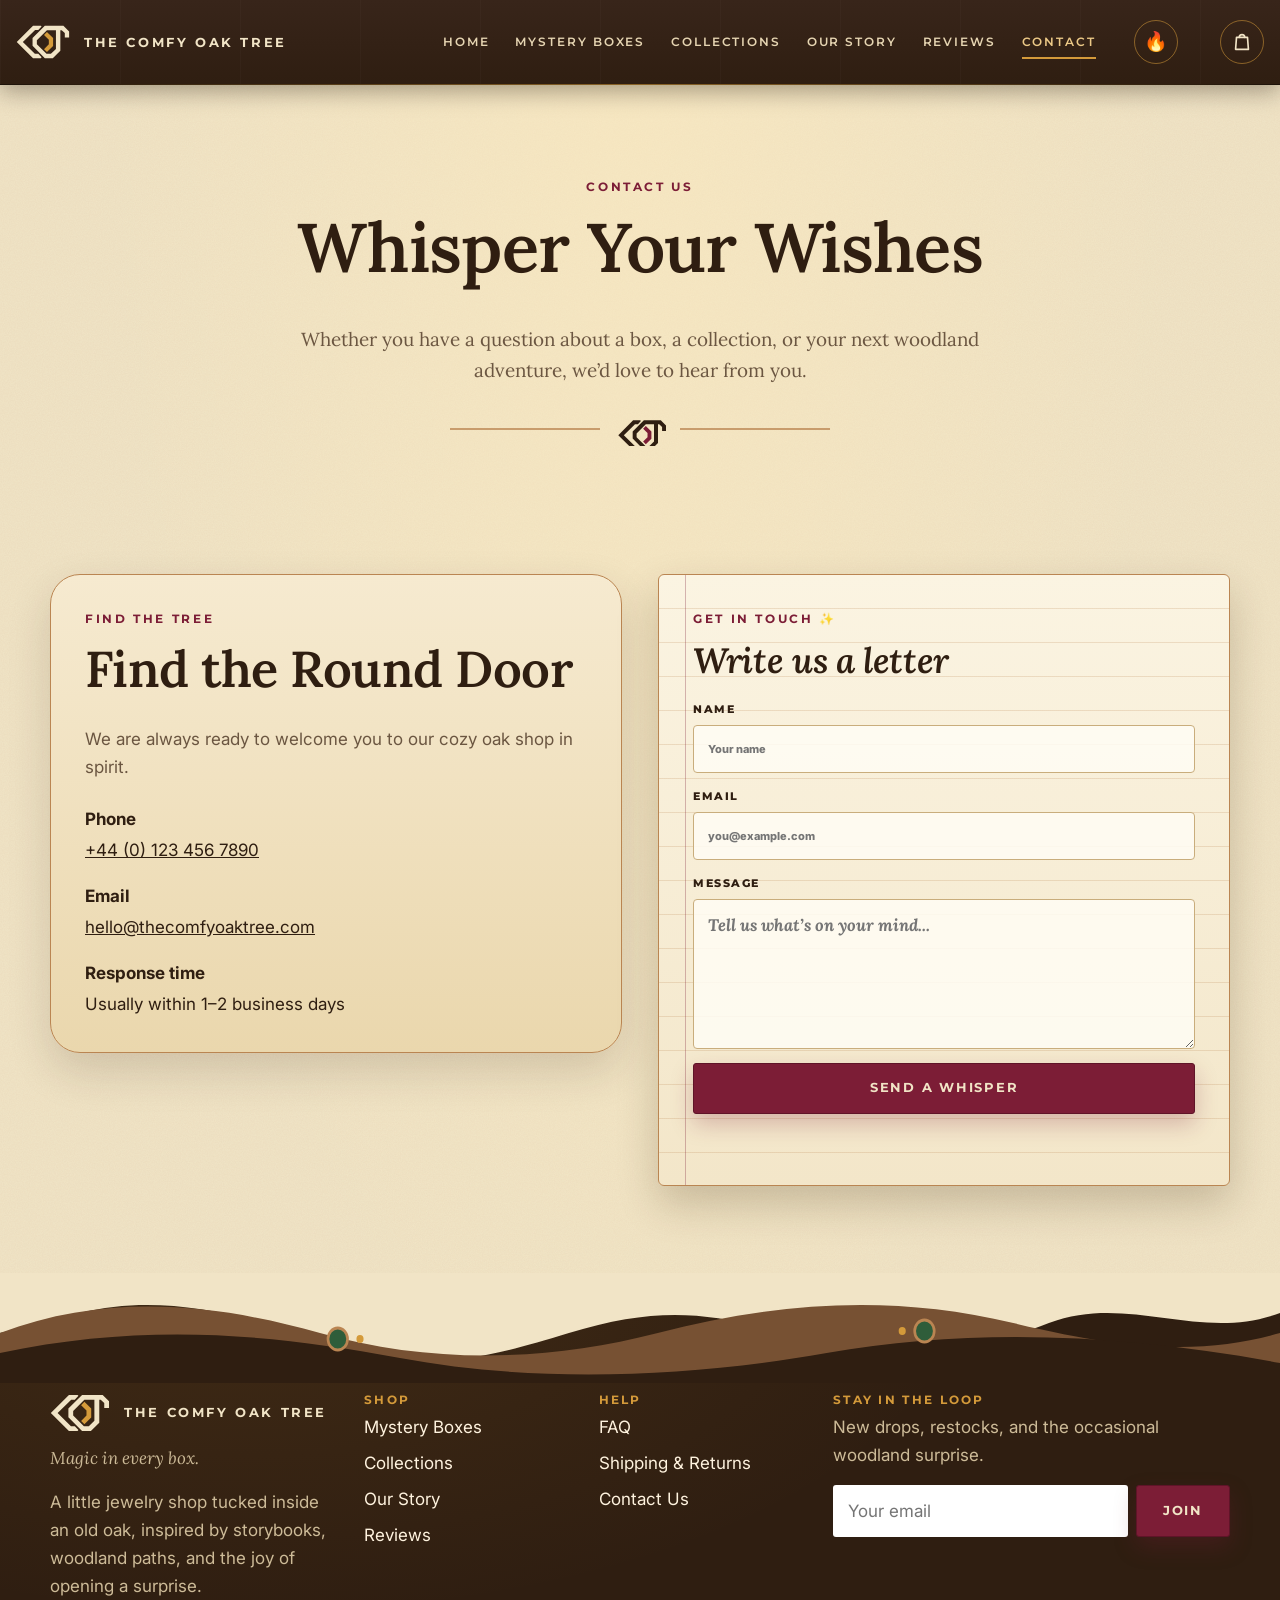
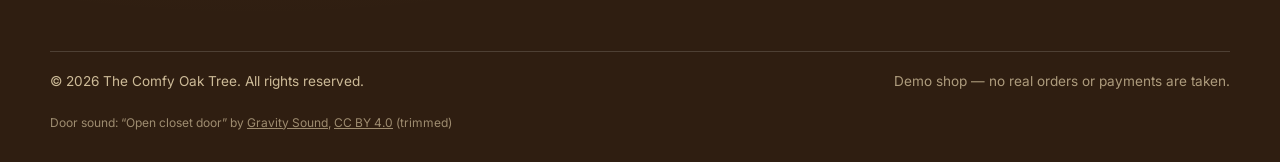
<file: contact.html>
<!DOCTYPE html>
<html lang="en">
<head>
<meta charset="UTF-8">
<meta name="viewport" content="width=device-width, initial-scale=1, viewport-fit=cover">
<meta name="theme-color" content="#2F1E11">
<meta name="format-detection" content="telephone=no">
<title>Contact Us – The Comfy Oak Tree</title>
<meta name="description" content="Questions about a box, an order or a gift? Send us a whisper — we reply within 1–2 business days.">
<meta property="og:title" content="Contact Us – The Comfy Oak Tree">
<meta property="og:description" content="Questions about a box, an order or a gift? Send us a whisper — we reply within 1–2 business days.">
<meta property="og:image" content="hollow-storefront.jpg">
<link rel="icon" type="image/png" href="favicon.png">
<link rel="apple-touch-icon" href="apple-touch-icon.png">
<link rel="preconnect" href="https://fonts.googleapis.com">
<link rel="preconnect" href="https://fonts.gstatic.com" crossorigin>
<link rel="stylesheet" href="https://fonts.googleapis.com/css2?family=Inter:wght@400;500;600;700&family=Lora:ital,wght@0,400;0,500;0,600;0,700;1,400;1,500&family=Montserrat:wght@500;600;700&display=swap">
<link rel="stylesheet" href="style.css?v=202611212226">
<link rel="stylesheet" href="cozy.css?v=202611212226">
<link rel="stylesheet" href="hollow.css?v=202611212226">
</head>
<body><a class="skip-link" href="#main">Skip to content</a>
<header class="site-header"><div class="header-inner">
<a href="index.html" class="logo" aria-label="The Comfy Oak Tree — home"><img class="logo-mark" src="logo-cot-light.svg" alt="" width="54" height="34"><span class="logo-word">The Comfy Oak Tree</span></a>
<nav class="main-nav" aria-label="Main"><a href="index.html">Home</a><a href="mystery-boxes.html">Mystery Boxes</a><a href="collections.html">Collections</a><a href="about.html">Our Story</a><a href="reviews.html">Reviews</a><a href="contact.html" aria-current="page">Contact</a></nav>
<button class="hearth-btn" type="button" data-hearth aria-pressed="false" aria-label="Crackling fire sound" title="Light the hearth (sound)">🔥</button><button class="cart-btn" type="button" data-cart-open aria-label="Open basket"><svg viewBox="0 0 24 24" width="22" height="22" aria-hidden="true" fill="none" stroke="currentColor" stroke-width="1.8" stroke-linecap="round" stroke-linejoin="round"><path d="M6 7h12l1 13H5L6 7Z"/><path d="M9 7a3 3 0 0 1 6 0"/></svg><span class="cart-count" data-cart-count hidden>0</span></button>
<button class="menu-toggle" type="button" aria-label="Open menu" aria-expanded="false"><span></span></button>
</div></header><main id="main"><section class="page-hero"><div class="container"><div class="eyebrow">Contact Us</div><h1>Whisper Your Wishes</h1><p>Whether you have a question about a box, a collection, or your next woodland adventure, we’d love to hear from you.</p></div></section><section class="section"><div class="container contact-grid"><div class="contact-panel"><div class="eyebrow">Find the tree</div><h2>Find the Round Door</h2><p>We are always ready to welcome you to our cozy oak shop in spirit.</p><div class="contact-details"><div class="detail"><strong>Phone</strong><a href="tel:+4401234567890" data-shop-link="phone"><span data-shop="phone">+44 (0) 123 456 7890</span></a></div><div class="detail"><strong>Email</strong><a href="mailto:hello@thecomfyoaktree.com">hello@thecomfyoaktree.com</a></div><div class="detail"><strong>Response time</strong><span>Usually within 1–2 business days</span></div></div></div><div class="form-panel"><div class="eyebrow">Get in touch ✨</div><h2>Write us a letter</h2><form class="form-grid" data-form="contact" novalidate><div class="field"><label>Name<input name="name" placeholder="Your name" required></label></div><div class="field"><label>Email<input type="email" name="email" placeholder="you@example.com" required></label></div><div class="field"><label>Message<textarea name="message" placeholder="Tell us what’s on your mind..." required></textarea></label></div><button class="btn btn-primary" type="submit">Send a Whisper</button><p class="form-status" data-form-status role="status" aria-live="polite"></p></form></div></div></section></main><footer class="site-footer"><div class="container footer-inner"><div><div class="footer-logo"><img src="logo-cot-light.svg" alt="" width="60" height="38"><span>The Comfy Oak Tree</span></div><p class="footer-tagline">Magic in every box.</p><p style="color:#d7d0bf">A little jewelry shop tucked inside an old oak, inspired by storybooks, woodland paths, and the joy of opening a surprise.</p></div><div><h4>Shop</h4><ul class="footer-links"><li><a href="mystery-boxes.html">Mystery Boxes</a></li><li><a href="collections.html">Collections</a></li><li><a href="about.html">Our Story</a></li><li><a href="reviews.html">Reviews</a></li></ul></div><div><h4>Help</h4><ul class="footer-links"><li><a href="faq.html">FAQ</a></li><li><a href="shipping-returns.html">Shipping &amp; Returns</a></li><li><a href="contact.html">Contact Us</a></li></ul></div><div><h4>Stay in the loop</h4><p style="color:#d7d0bf">New drops, restocks, and the occasional woodland surprise.</p><form class="newsletter" data-form="newsletter" novalidate><input type="email" name="email" placeholder="Your email" aria-label="Your email" required autocomplete="email"><button class="btn btn-primary" type="submit">Join</button></form><p class="form-status" data-form-status role="status" aria-live="polite"></p></div></div><div class="container footer-bottom"><span>© <span data-year>2026</span> The Comfy Oak Tree. All rights reserved.</span><span class="demo-flag">Demo shop — no real orders or payments are taken.</span><span class="credit">Door sound: “Open closet door” by <a href="https://www.gravitysound.studio/" rel="noopener">Gravity Sound</a>, <a href="https://creativecommons.org/licenses/by/4.0/" rel="noopener license">CC BY 4.0</a> (trimmed)</span></div></footer>
<div class="cart-overlay" data-cart-overlay hidden></div>
<aside class="cart-drawer" data-cart-drawer aria-label="Your basket" aria-hidden="true" tabindex="-1"><div class="cart-head"><h2>Your basket</h2><button class="cart-close" type="button" data-cart-close aria-label="Close basket">×</button></div><div class="cart-ship" data-cart-ship></div><div class="cart-items" data-cart-items></div><div class="cart-foot"><div class="cart-total"><span>Subtotal</span><strong data-cart-subtotal>£0.00</strong></div><a class="btn btn-primary btn-block" href="checkout.html" data-cart-checkout>Checkout</a><button class="btn btn-secondary btn-block" type="button" data-cart-close>Continue shopping</button></div></aside>
<div class="toast" data-toast role="status" aria-live="polite"></div>
<script src="script.js?v=202611212226"></script>
<script src="cozy.js?v=202611212226"></script>
</body>
</html>
</file>
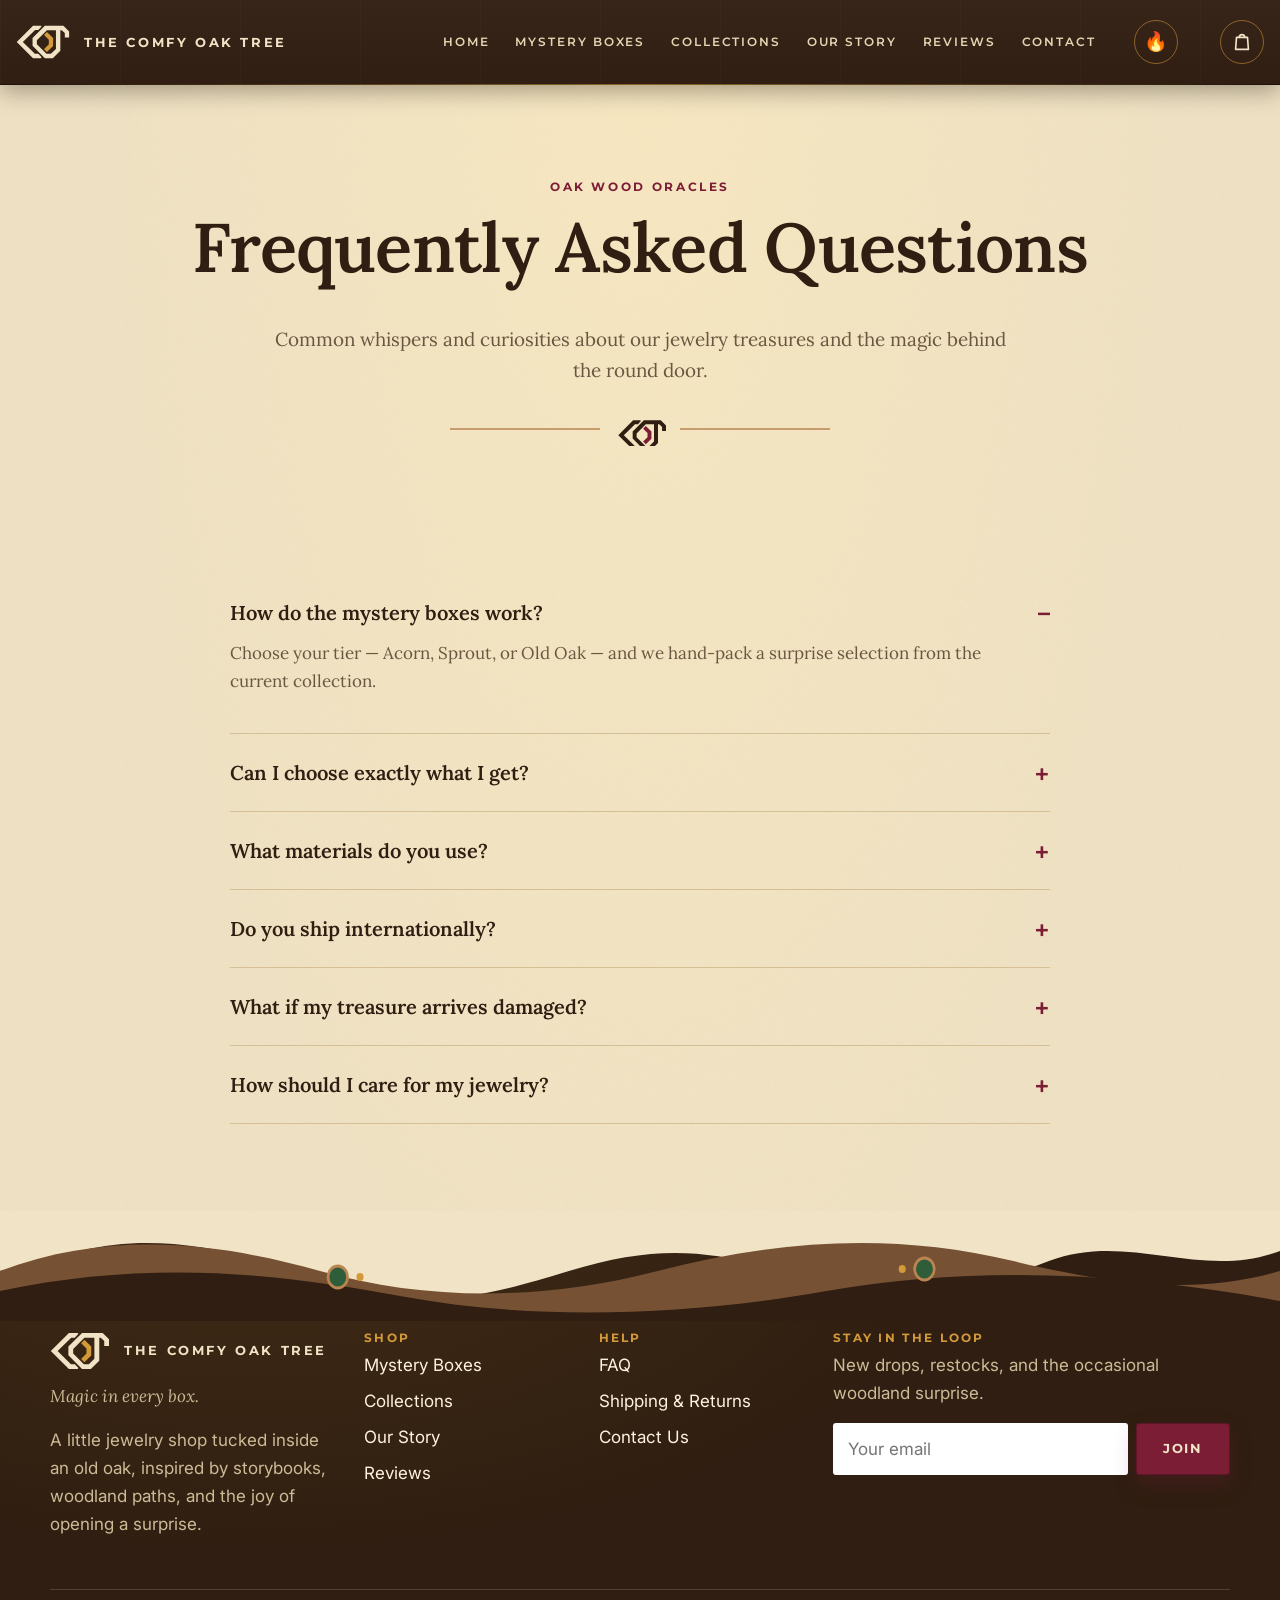
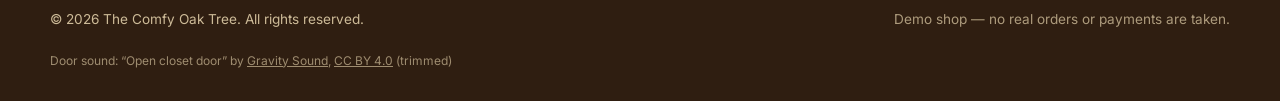
<file: faq.html>
<!DOCTYPE html>
<html lang="en">
<head>
<meta charset="UTF-8">
<meta name="viewport" content="width=device-width, initial-scale=1, viewport-fit=cover">
<meta name="theme-color" content="#2F1E11">
<meta name="format-detection" content="telephone=no">
<title>FAQ – The Comfy Oak Tree</title>
<meta name="description" content="Answers about mystery boxes, materials, shipping, damaged items and jewelry care.">
<meta property="og:title" content="FAQ – The Comfy Oak Tree">
<meta property="og:description" content="Answers about mystery boxes, materials, shipping, damaged items and jewelry care.">
<meta property="og:image" content="hollow-storefront.jpg">
<link rel="icon" type="image/png" href="favicon.png">
<link rel="apple-touch-icon" href="apple-touch-icon.png">
<link rel="preconnect" href="https://fonts.googleapis.com">
<link rel="preconnect" href="https://fonts.gstatic.com" crossorigin>
<link rel="stylesheet" href="https://fonts.googleapis.com/css2?family=Inter:wght@400;500;600;700&family=Lora:ital,wght@0,400;0,500;0,600;0,700;1,400;1,500&family=Montserrat:wght@500;600;700&display=swap">
<link rel="stylesheet" href="style.css?v=202611212226">
<link rel="stylesheet" href="cozy.css?v=202611212226">
<link rel="stylesheet" href="hollow.css?v=202611212226">
</head>
<body><a class="skip-link" href="#main">Skip to content</a>
<header class="site-header"><div class="header-inner">
<a href="index.html" class="logo" aria-label="The Comfy Oak Tree — home"><img class="logo-mark" src="logo-cot-light.svg" alt="" width="54" height="34"><span class="logo-word">The Comfy Oak Tree</span></a>
<nav class="main-nav" aria-label="Main"><a href="index.html">Home</a><a href="mystery-boxes.html">Mystery Boxes</a><a href="collections.html">Collections</a><a href="about.html">Our Story</a><a href="reviews.html">Reviews</a><a href="contact.html">Contact</a></nav>
<button class="hearth-btn" type="button" data-hearth aria-pressed="false" aria-label="Crackling fire sound" title="Light the hearth (sound)">🔥</button><button class="cart-btn" type="button" data-cart-open aria-label="Open basket"><svg viewBox="0 0 24 24" width="22" height="22" aria-hidden="true" fill="none" stroke="currentColor" stroke-width="1.8" stroke-linecap="round" stroke-linejoin="round"><path d="M6 7h12l1 13H5L6 7Z"/><path d="M9 7a3 3 0 0 1 6 0"/></svg><span class="cart-count" data-cart-count hidden>0</span></button>
<button class="menu-toggle" type="button" aria-label="Open menu" aria-expanded="false"><span></span></button>
</div></header><main id="main"><section class="page-hero"><div class="container"><div class="eyebrow">Oak Wood Oracles</div><h1>Frequently Asked Questions</h1><p>Common whispers and curiosities about our jewelry treasures and the magic behind the round door.</p></div></section><section class="section"><div class="container faq-list"><details class="faq-item" open><summary>How do the mystery boxes work?</summary><p>Choose your tier — Acorn, Sprout, or Old Oak — and we hand-pack a surprise selection from the current collection.</p></details><details class="faq-item"><summary>Can I choose exactly what I get?</summary><p>Mystery boxes are designed to remain a surprise, though you can tell us your general preferences when you contact us.</p></details><details class="faq-item"><summary>What materials do you use?</summary><p>We mainly use sterling silver and gold-plated pieces. Each product description lists its exact material.</p></details><details class="faq-item"><summary>Do you ship internationally?</summary><p>Yes, we currently ship to many countries. Delivery times and costs vary by destination.</p></details><details class="faq-item"><summary>What if my treasure arrives damaged?</summary><p>Contact us with photos and your order information so we can help make it right.</p></details><details class="faq-item"><summary>How should I care for my jewelry?</summary><p>Keep pieces dry, avoid perfume and harsh chemicals, store them separately, and wipe them gently after wear.</p></details></div></section></main><footer class="site-footer"><div class="container footer-inner"><div><div class="footer-logo"><img src="logo-cot-light.svg" alt="" width="60" height="38"><span>The Comfy Oak Tree</span></div><p class="footer-tagline">Magic in every box.</p><p style="color:#d7d0bf">A little jewelry shop tucked inside an old oak, inspired by storybooks, woodland paths, and the joy of opening a surprise.</p></div><div><h4>Shop</h4><ul class="footer-links"><li><a href="mystery-boxes.html">Mystery Boxes</a></li><li><a href="collections.html">Collections</a></li><li><a href="about.html">Our Story</a></li><li><a href="reviews.html">Reviews</a></li></ul></div><div><h4>Help</h4><ul class="footer-links"><li><a href="faq.html">FAQ</a></li><li><a href="shipping-returns.html">Shipping &amp; Returns</a></li><li><a href="contact.html">Contact Us</a></li></ul></div><div><h4>Stay in the loop</h4><p style="color:#d7d0bf">New drops, restocks, and the occasional woodland surprise.</p><form class="newsletter" data-form="newsletter" novalidate><input type="email" name="email" placeholder="Your email" aria-label="Your email" required autocomplete="email"><button class="btn btn-primary" type="submit">Join</button></form><p class="form-status" data-form-status role="status" aria-live="polite"></p></div></div><div class="container footer-bottom"><span>© <span data-year>2026</span> The Comfy Oak Tree. All rights reserved.</span><span class="demo-flag">Demo shop — no real orders or payments are taken.</span><span class="credit">Door sound: “Open closet door” by <a href="https://www.gravitysound.studio/" rel="noopener">Gravity Sound</a>, <a href="https://creativecommons.org/licenses/by/4.0/" rel="noopener license">CC BY 4.0</a> (trimmed)</span></div></footer>
<div class="cart-overlay" data-cart-overlay hidden></div>
<aside class="cart-drawer" data-cart-drawer aria-label="Your basket" aria-hidden="true" tabindex="-1"><div class="cart-head"><h2>Your basket</h2><button class="cart-close" type="button" data-cart-close aria-label="Close basket">×</button></div><div class="cart-ship" data-cart-ship></div><div class="cart-items" data-cart-items></div><div class="cart-foot"><div class="cart-total"><span>Subtotal</span><strong data-cart-subtotal>£0.00</strong></div><a class="btn btn-primary btn-block" href="checkout.html" data-cart-checkout>Checkout</a><button class="btn btn-secondary btn-block" type="button" data-cart-close>Continue shopping</button></div></aside>
<div class="toast" data-toast role="status" aria-live="polite"></div>
<script src="script.js?v=202611212226"></script>
<script src="cozy.js?v=202611212226"></script>
</body>
</html>
</file>
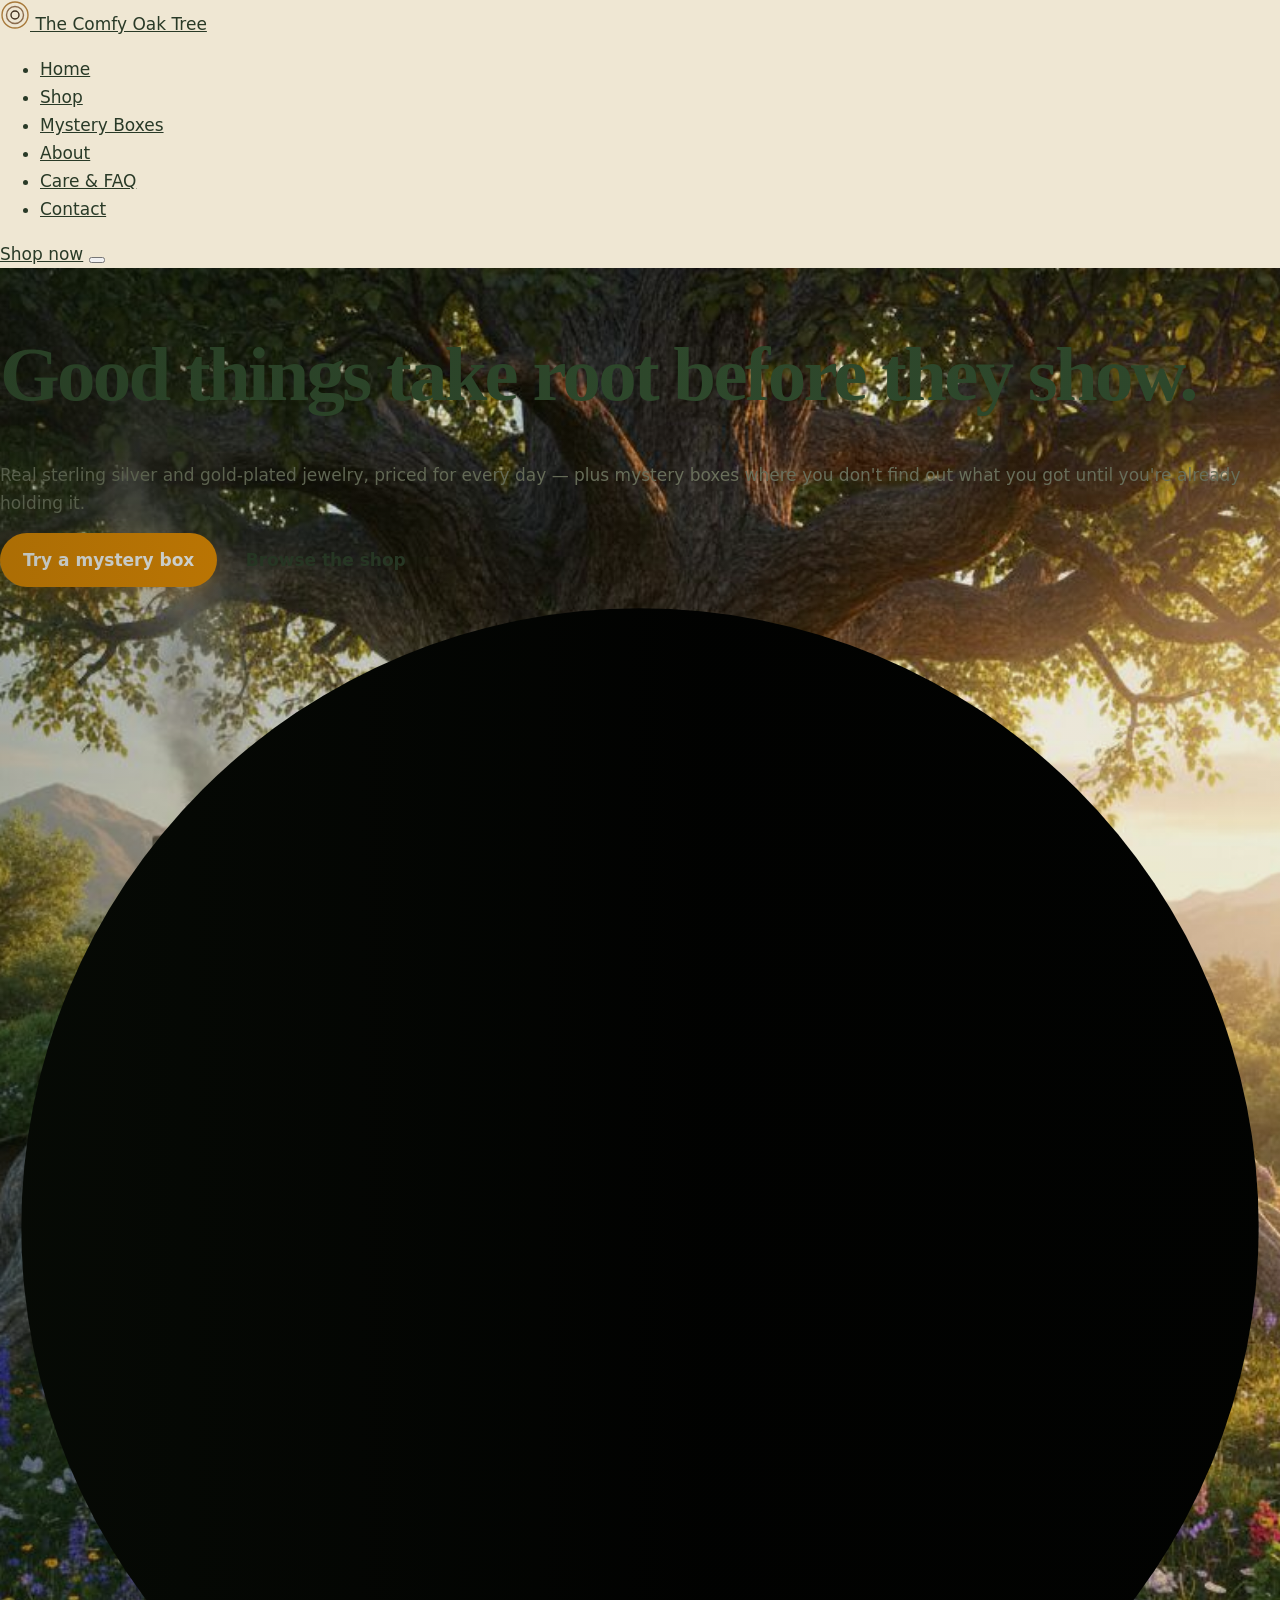
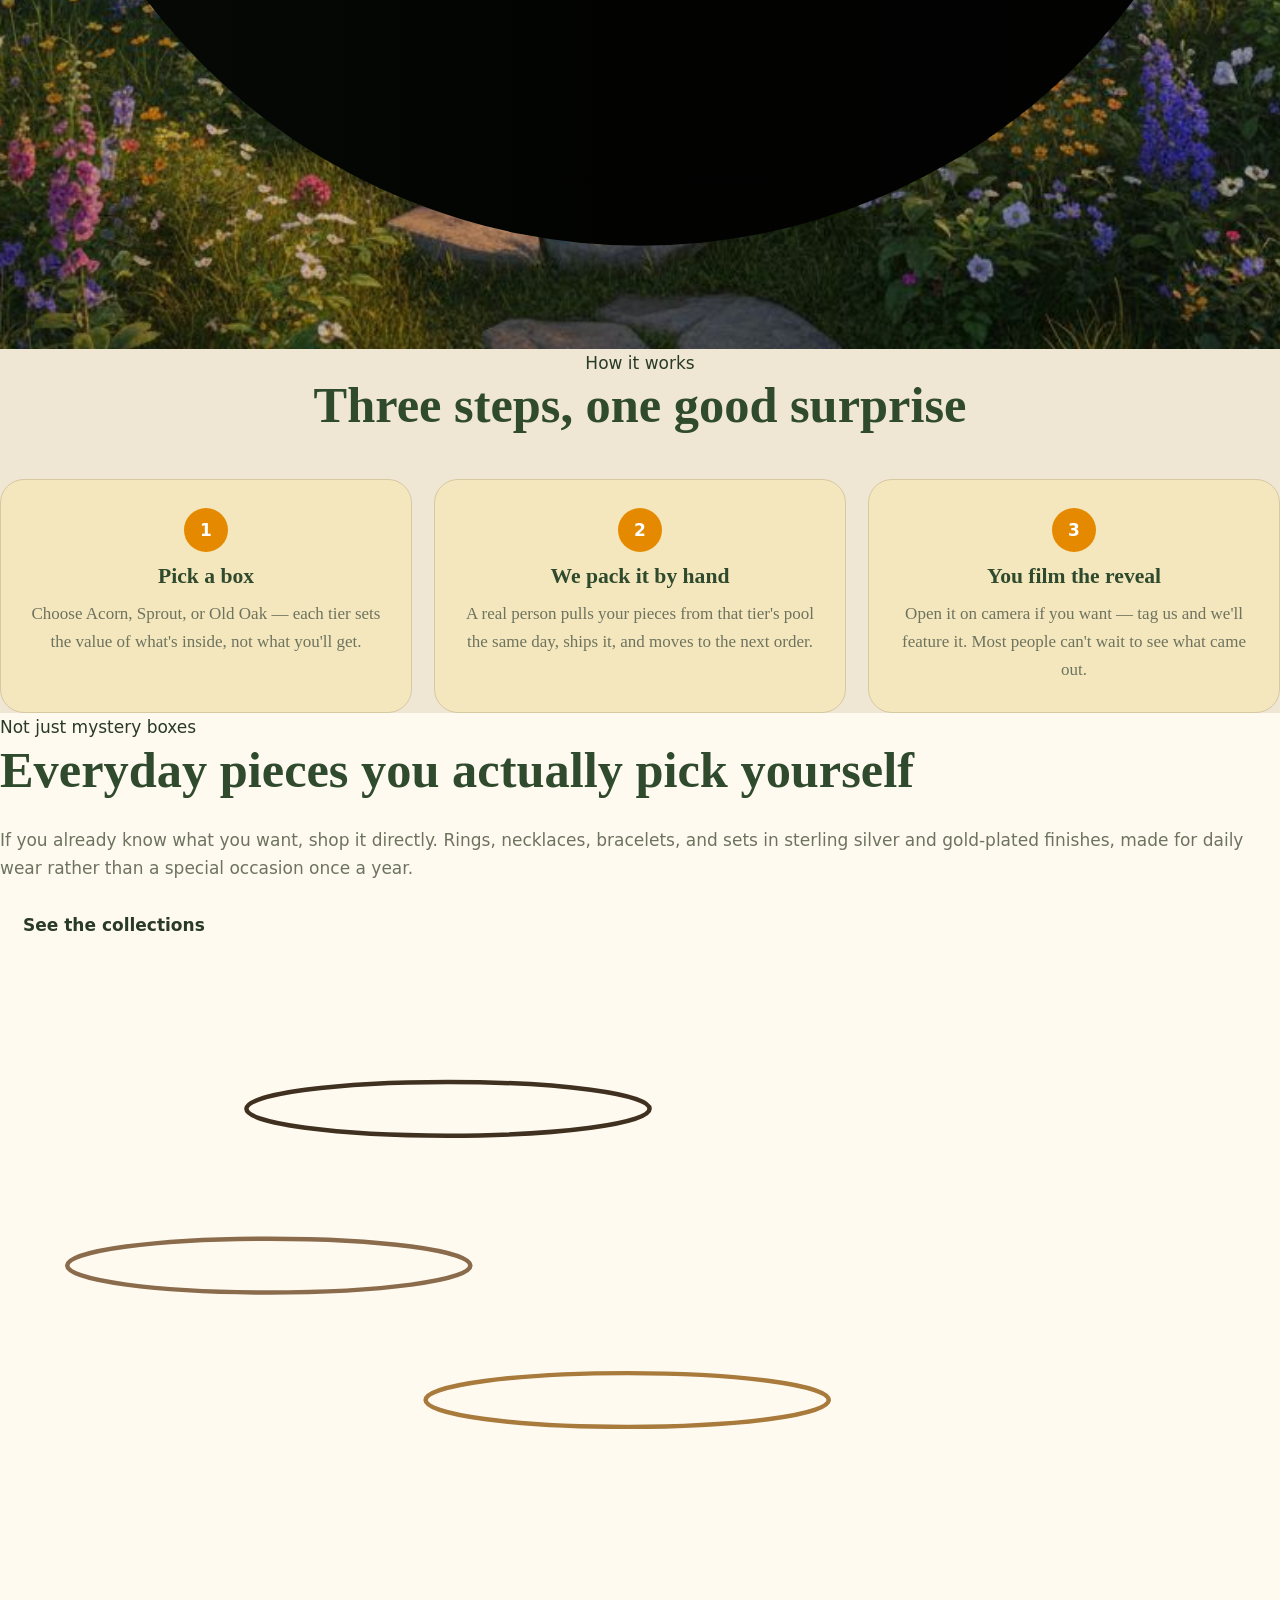
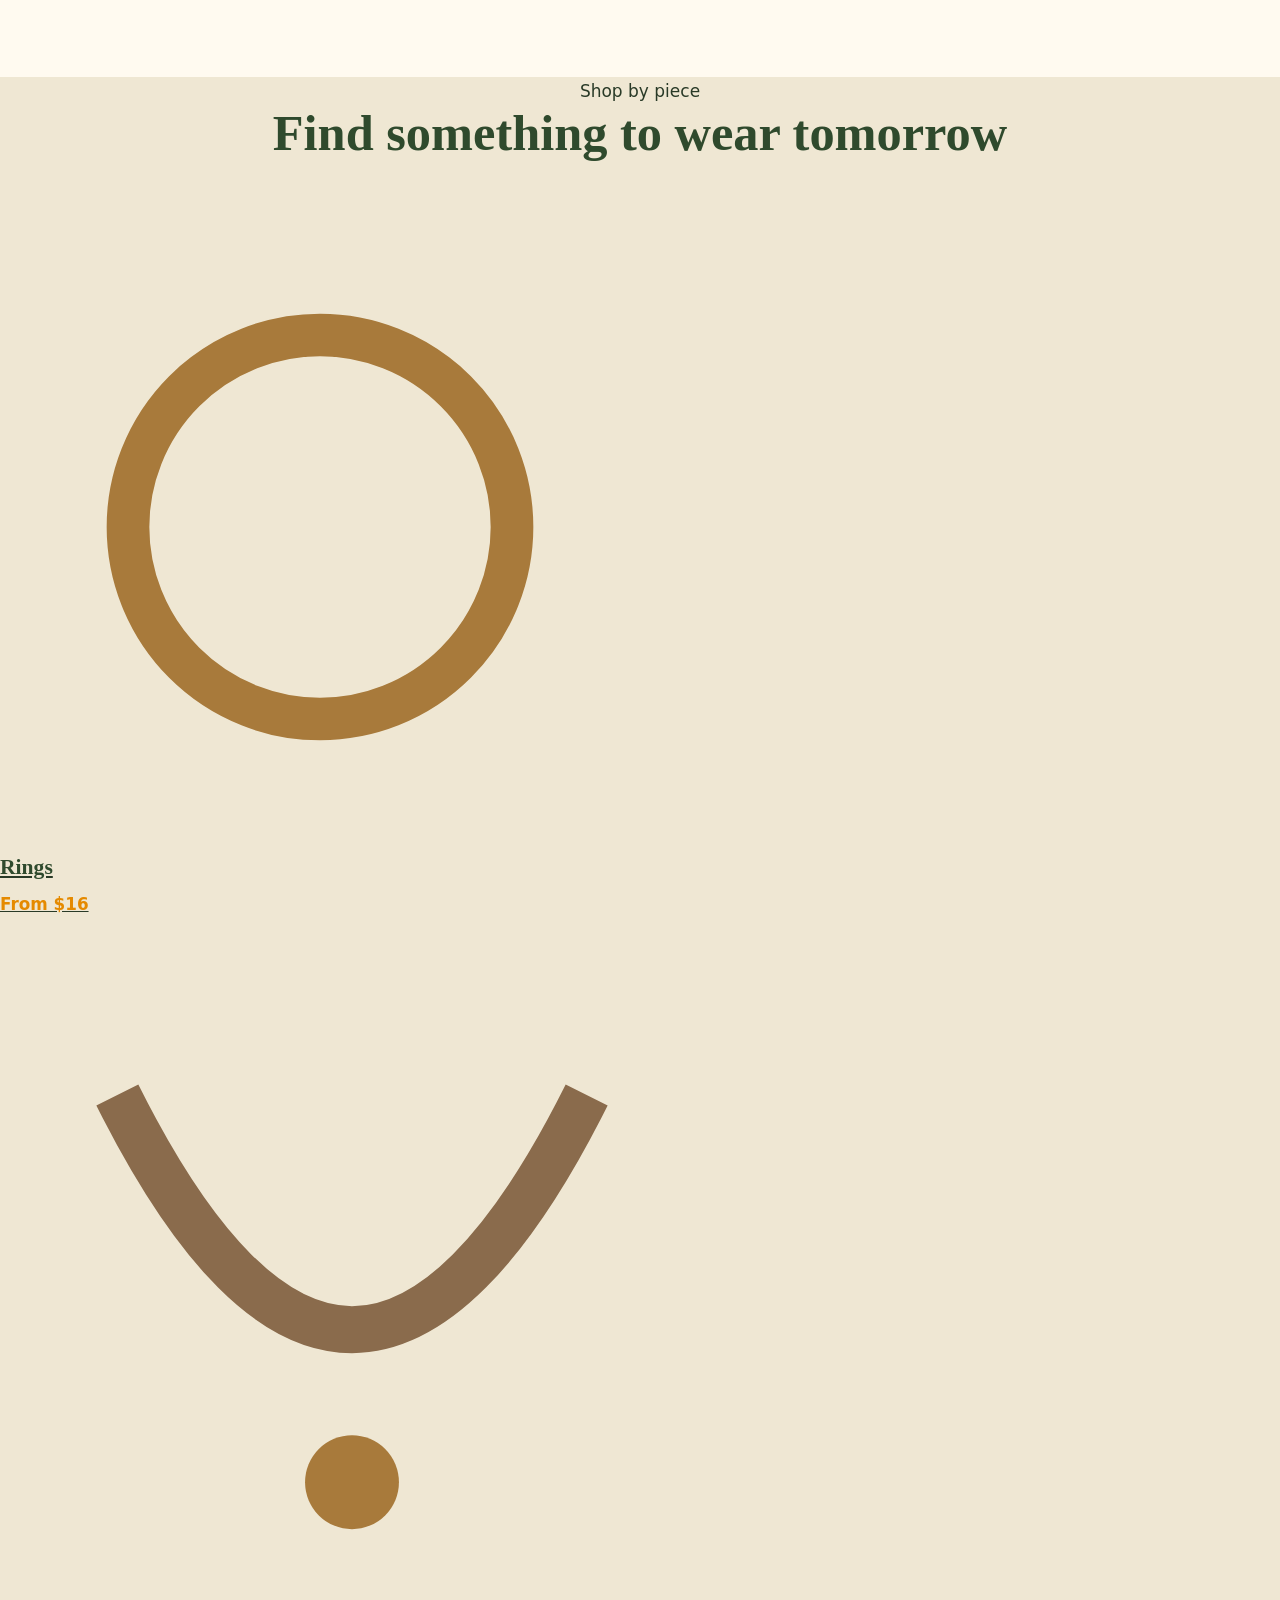
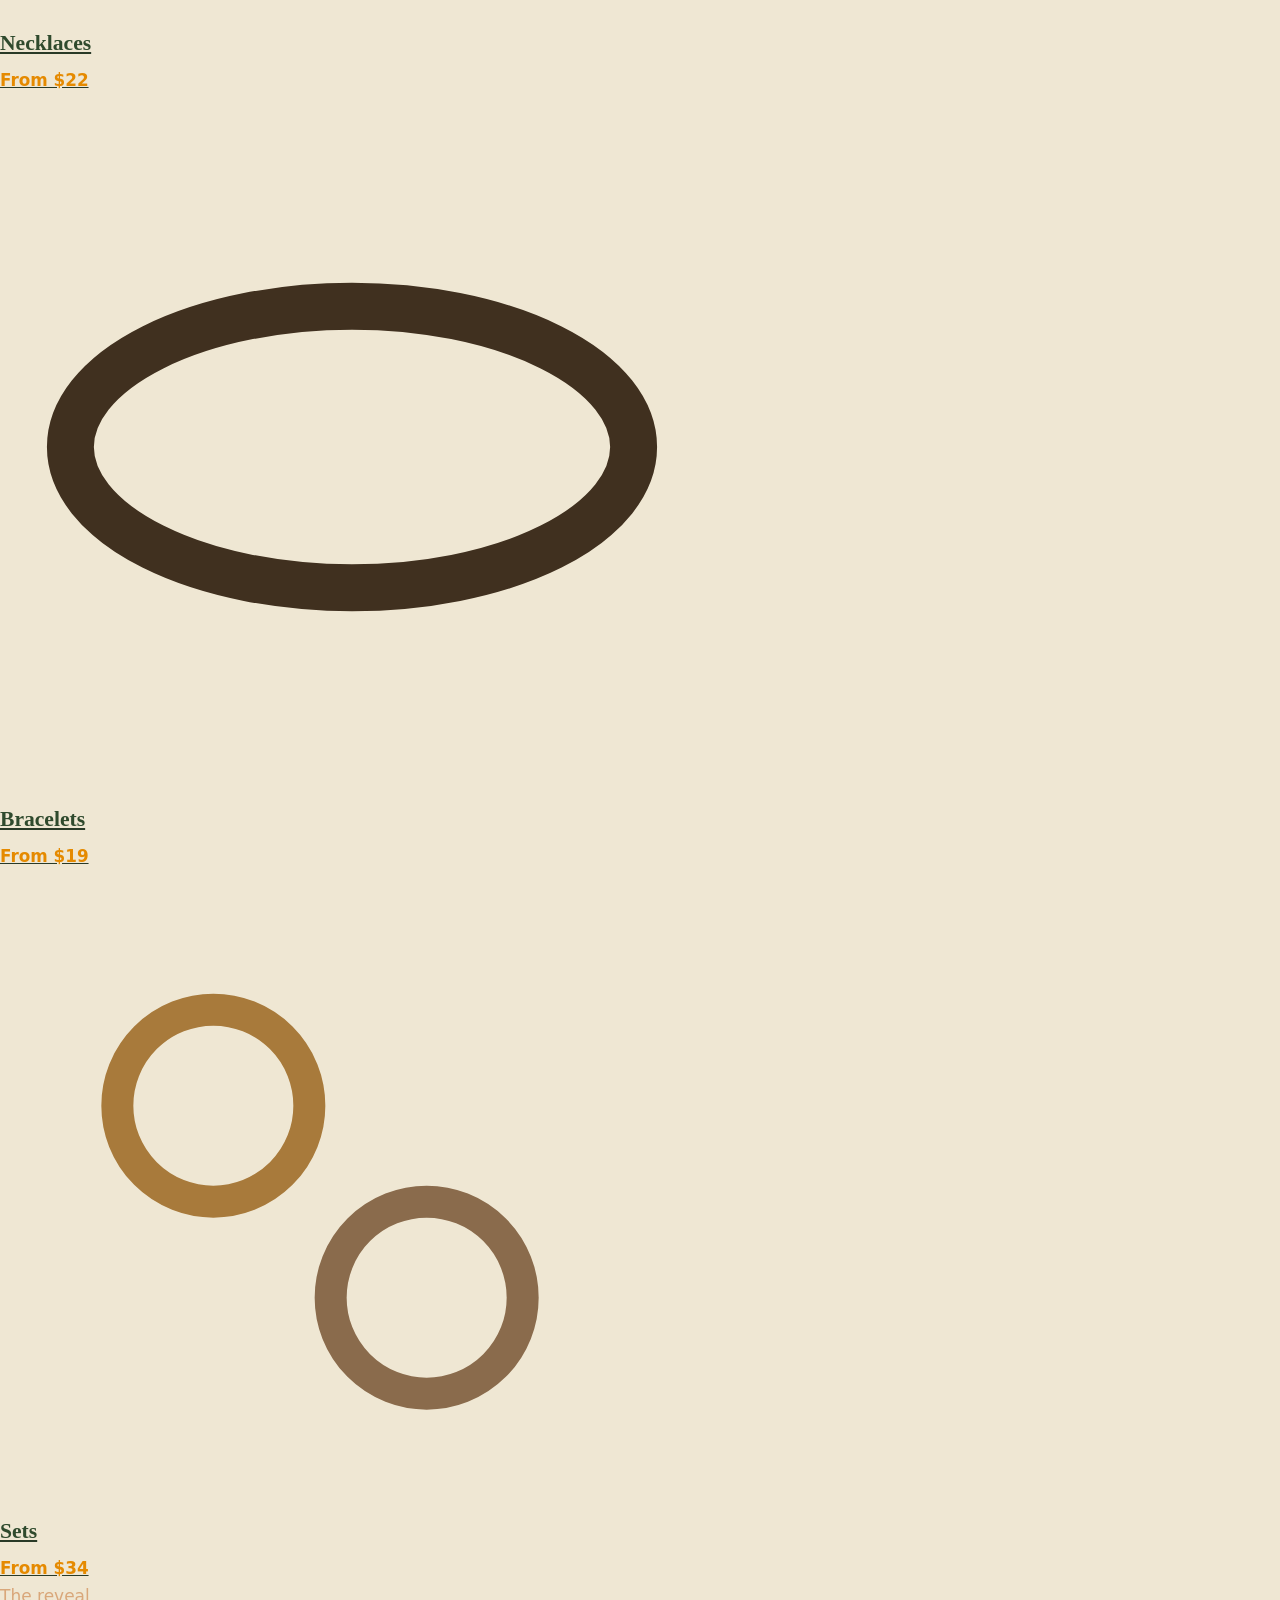
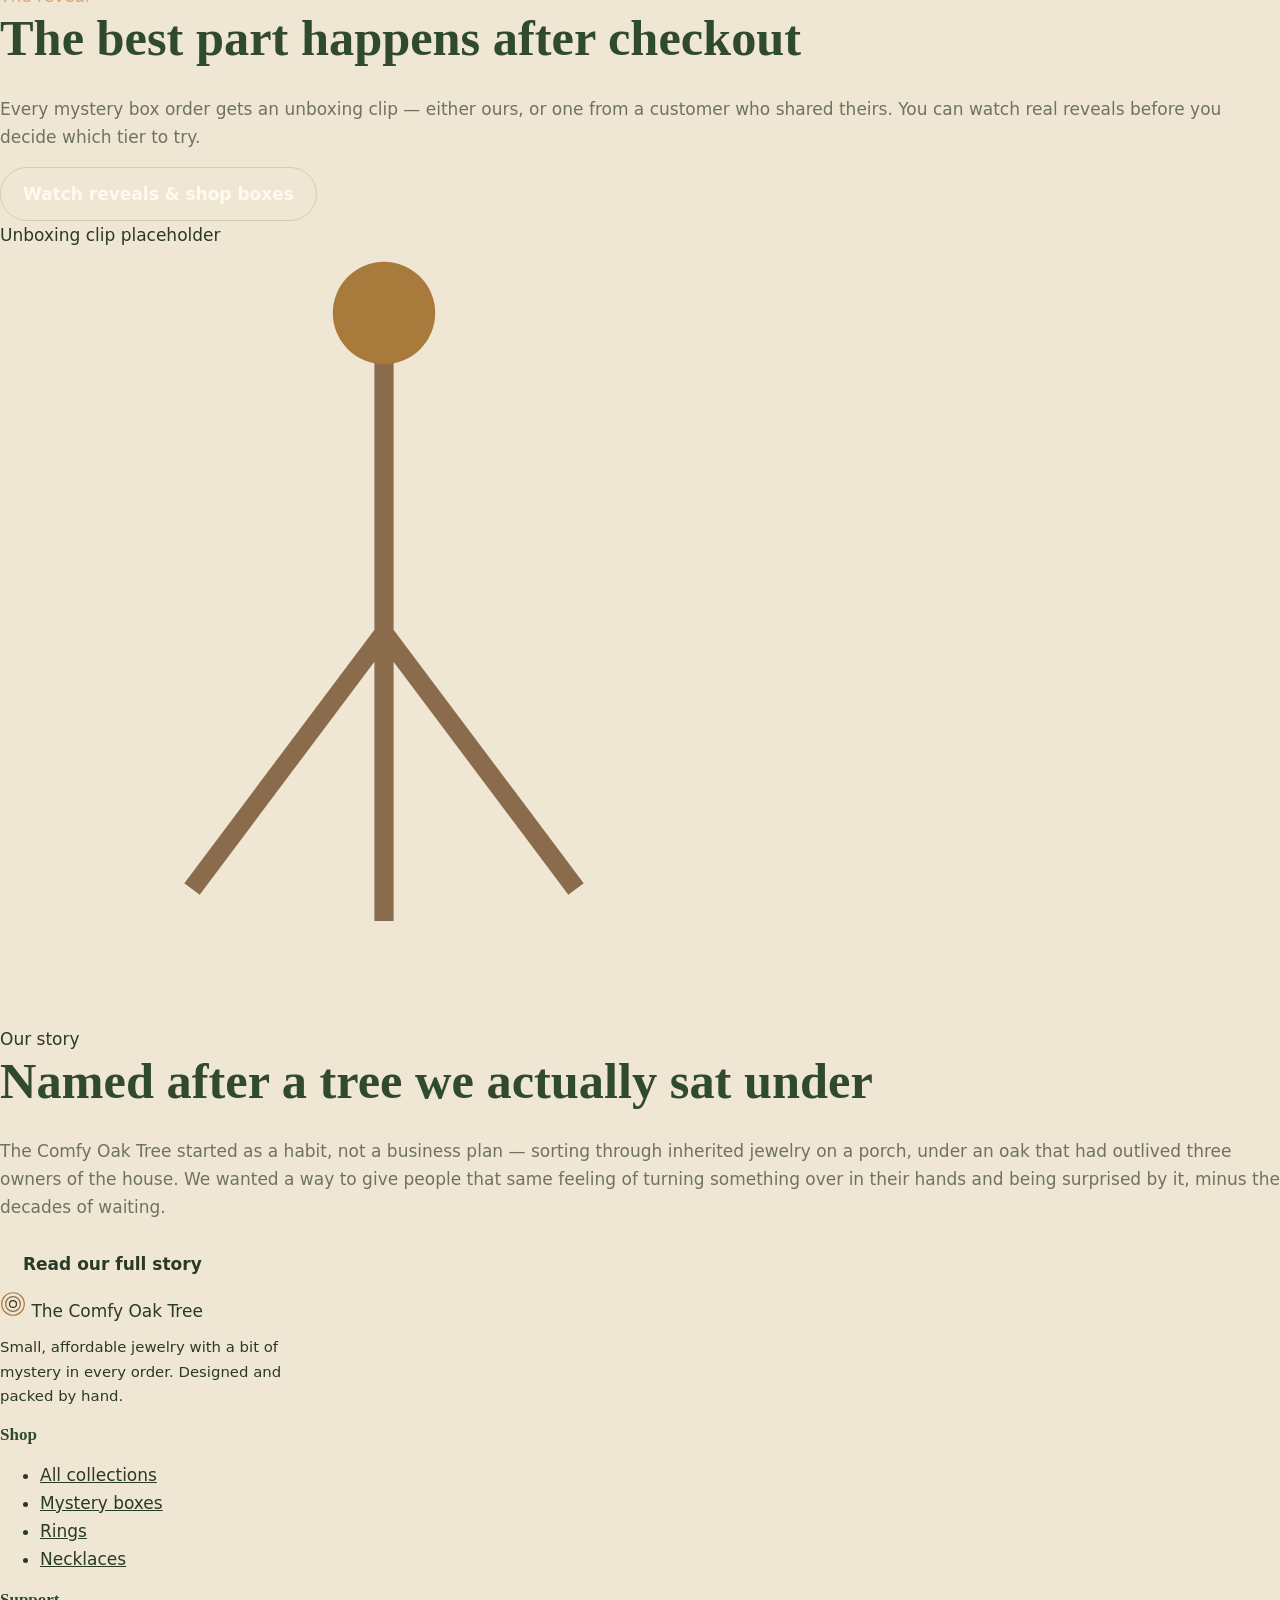
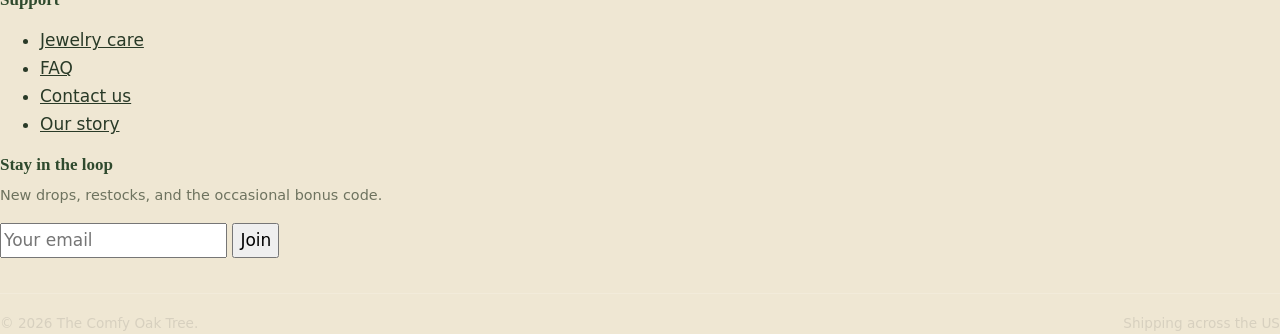
<file: index_original.html>
<!DOCTYPE html>
<html lang="en">
<head>
<meta charset="UTF-8">
<meta name="viewport" content="width=device-width, initial-scale=1.0">
<title>The Comfy Oak Tree — Everyday Jewelry, Hidden Surprises</title>
<meta name="description" content="Affordable everyday jewelry and mystery boxes worth unearthing. Rings, necklaces, bracelets, and sets, shipped across the US.">
<link rel="preconnect" href="https://fonts.googleapis.com">
<link href="https://fonts.googleapis.com/css2?family=Fraunces:opsz,wght@9..144,500;9..144,600;9..144,700&family=Work+Sans:wght@400;500;600&display=swap" rel="stylesheet">
<link rel="stylesheet" href="style.css">
</head>
<body>

<header class="site">
  <nav class="nav">
    <a href="index.html" class="wordmark">
      <svg width="30" height="30" viewBox="0 0 30 30" fill="none" xmlns="http://www.w3.org/2000/svg">
        <circle cx="15" cy="15" r="13" stroke="#A87A3B" stroke-width="1.4"/>
        <circle cx="15" cy="15" r="8.5" stroke="#8A6B4C" stroke-width="1.4"/>
        <circle cx="15" cy="15" r="4" stroke="#40301F" stroke-width="1.4"/>
      </svg>
      The Comfy Oak Tree
    </a>
    <ul class="nav-links">
      <li><a href="index.html" aria-current="page">Home</a></li>
      <li><a href="shop.html">Shop</a></li>
      <li><a href="mystery-box.html">Mystery Boxes</a></li>
      <li><a href="about.html">About</a></li>
      <li><a href="care-faq.html">Care &amp; FAQ</a></li>
      <li><a href="contact.html">Contact</a></li>
    </ul>
    <a href="shop.html" class="nav-cta">Shop now</a>
    <button class="nav-toggle" aria-label="Menu" aria-expanded="false"><span></span></button>
  </nav>
</header>

<main>

  <section class="hero">
    <div class="wrap">
      <div>
        <h1>Good things take root before they show.</h1>
        <p class="lede">Real sterling silver and gold-plated jewelry, priced for every day — plus mystery boxes where you don't find out what you got until you're already holding it.</p>
        <div class="btn-row">
          <a href="mystery-box.html" class="btn btn-primary">Try a mystery box</a>
          <a href="shop.html" class="btn btn-outline">Browse the shop</a>
        </div>
      </div>
      <div class="rings-art" aria-hidden="true">
        <svg width="100%" viewBox="0 0 300 300">
          <circle cx="150" cy="150" r="30"/>
          <circle cx="150" cy="150" r="65"/>
          <circle cx="150" cy="150" r="100"/>
          <circle cx="150" cy="150" r="135"/>
          <circle cx="150" cy="150" r="145" stroke-dasharray="2 6"/>
        </svg>
      </div>
    </div>
  </section>

  <section>
    <div class="wrap">
      <div class="section-head">
        <div class="kicker">How it works</div>
        <h2>Three steps, one good surprise</h2>
      </div>
      <div class="steps">
        <div class="step">
          <span class="num">1</span>
          <h3>Pick a box</h3>
          <p>Choose Acorn, Sprout, or Old Oak — each tier sets the value of what's inside, not what you'll get.</p>
        </div>
        <div class="step">
          <span class="num">2</span>
          <h3>We pack it by hand</h3>
          <p>A real person pulls your pieces from that tier's pool the same day, ships it, and moves to the next order.</p>
        </div>
        <div class="step">
          <span class="num">3</span>
          <h3>You film the reveal</h3>
          <p>Open it on camera if you want — tag us and we'll feature it. Most people can't wait to see what came out.</p>
        </div>
      </div>
    </div>
  </section>

  <section style="background:var(--paper); border-top:1px solid var(--oak-line); border-bottom:1px solid var(--oak-line);">
    <div class="wrap alt-row">
      <div>
        <div class="kicker">Not just mystery boxes</div>
        <h2>Everyday pieces you actually pick yourself</h2>
        <p>If you already know what you want, shop it directly. Rings, necklaces, bracelets, and sets in sterling silver and gold-plated finishes, made for daily wear rather than a special occasion once a year.</p>
        <a href="shop.html" class="btn btn-outline">See the collections</a>
      </div>
      <div class="art">
        <div class="art-panel">
          <svg width="70%" viewBox="0 0 200 160" aria-hidden="true">
            <ellipse cx="60" cy="70" rx="45" ry="6" fill="none" stroke="#8A6B4C"/>
            <ellipse cx="140" cy="100" rx="45" ry="6" fill="none" stroke="#A87A3B"/>
            <ellipse cx="100" cy="35" rx="45" ry="6" fill="none" stroke="#40301F"/>
          </svg>
        </div>
      </div>
    </div>
  </section>

  <section>
    <div class="wrap">
      <div class="section-head">
        <div class="kicker">Shop by piece</div>
        <h2>Find something to wear tomorrow</h2>
      </div>
      <div class="grid-4">
        <a class="coll-card" href="shop.html#rings">
          <div class="art-panel"><svg width="50%" viewBox="0 0 60 60"><circle cx="30" cy="30" r="18" fill="none" stroke="#A87A3B" stroke-width="4"/></svg></div>
          <h3>Rings</h3>
          <div class="price">From $16</div>
        </a>
        <a class="coll-card" href="shop.html#necklaces">
          <div class="art-panel"><svg width="55%" viewBox="0 0 60 60"><path d="M10 15 Q30 55 50 15" fill="none" stroke="#8A6B4C" stroke-width="4"/><circle cx="30" cy="48" r="4" fill="#A87A3B"/></svg></div>
          <h3>Necklaces</h3>
          <div class="price">From $22</div>
        </a>
        <a class="coll-card" href="shop.html#bracelets">
          <div class="art-panel"><svg width="55%" viewBox="0 0 60 60"><ellipse cx="30" cy="30" rx="24" ry="12" fill="none" stroke="#40301F" stroke-width="4"/></svg></div>
          <h3>Bracelets</h3>
          <div class="price">From $19</div>
        </a>
        <a class="coll-card" href="shop.html#sets">
          <div class="art-panel"><svg width="50%" viewBox="0 0 60 60"><circle cx="20" cy="22" r="9" fill="none" stroke="#A87A3B" stroke-width="3"/><circle cx="40" cy="40" r="9" fill="none" stroke="#8A6B4C" stroke-width="3"/></svg></div>
          <h3>Sets</h3>
          <div class="price">From $34</div>
        </a>
      </div>
    </div>
  </section>

  <section class="reveal-strip">
    <div class="wrap">
      <div>
        <div class="kicker" style="color:#D9A77A;">The reveal</div>
        <h2>The best part happens after checkout</h2>
        <p>Every mystery box order gets an unboxing clip — either ours, or one from a customer who shared theirs. You can watch real reveals before you decide which tier to try.</p>
        <a href="mystery-box.html" class="btn btn-outline" style="border-color:#D9CBB0; color:var(--paper);">Watch reveals &amp; shop boxes</a>
      </div>
      <div class="video-frame">Unboxing clip placeholder</div>
    </div>
  </section>

  <section>
    <div class="wrap alt-row reverse">
      <div class="art">
        <div class="art-panel">
          <svg width="60%" viewBox="0 0 120 120" aria-hidden="true">
            <path d="M60 10 L60 60 M60 60 L30 100 M60 60 L90 100 M60 60 L60 105" stroke="#8A6B4C" stroke-width="3" fill="none"/>
            <circle cx="60" cy="10" r="8" fill="#A87A3B"/>
          </svg>
        </div>
      </div>
      <div>
        <div class="kicker">Our story</div>
        <h2>Named after a tree we actually sat under</h2>
        <p>The Comfy Oak Tree started as a habit, not a business plan — sorting through inherited jewelry on a porch, under an oak that had outlived three owners of the house. We wanted a way to give people that same feeling of turning something over in their hands and being surprised by it, minus the decades of waiting.</p>
        <a href="about.html" class="btn btn-outline">Read our full story</a>
      </div>
    </div>
  </section>

</main>

<footer class="site">
  <div class="wrap">
    <div class="footer-grid">
      <div>
        <div class="wordmark" style="margin-bottom:10px;">
          <svg width="26" height="26" viewBox="0 0 30 30" fill="none" xmlns="http://www.w3.org/2000/svg">
            <circle cx="15" cy="15" r="13" stroke="#A87A3B" stroke-width="1.4"/>
            <circle cx="15" cy="15" r="8.5" stroke="#8A6B4C" stroke-width="1.4"/>
            <circle cx="15" cy="15" r="4" stroke="#40301F" stroke-width="1.4"/>
          </svg>
          The Comfy Oak Tree
        </div>
        <p style="max-width:34ch; color:var(--oak-mid); font-size:.93rem;">Small, affordable jewelry with a bit of mystery in every order. Designed and packed by hand.</p>
      </div>
      <div>
        <h4>Shop</h4>
        <ul>
          <li><a href="shop.html">All collections</a></li>
          <li><a href="mystery-box.html">Mystery boxes</a></li>
          <li><a href="shop.html#rings">Rings</a></li>
          <li><a href="shop.html#necklaces">Necklaces</a></li>
        </ul>
      </div>
      <div>
        <h4>Support</h4>
        <ul>
          <li><a href="care-faq.html">Jewelry care</a></li>
          <li><a href="care-faq.html#faq">FAQ</a></li>
          <li><a href="contact.html">Contact us</a></li>
          <li><a href="about.html">Our story</a></li>
        </ul>
      </div>
      <div>
        <h4>Stay in the loop</h4>
        <p style="font-size:.9rem;">New drops, restocks, and the occasional bonus code.</p>
        <form class="newsletter-form">
          <input type="email" placeholder="Your email" aria-label="Email address" required>
          <button type="submit">Join</button>
        </form>
      </div>
    </div>
    <div class="footer-bottom">
      <span>© 2026 The Comfy Oak Tree.</span>
      <span>Shipping across the US</span>
    </div>
  </div>
</footer>
<script src="script.js"></script>
</body>
</html>
</file>
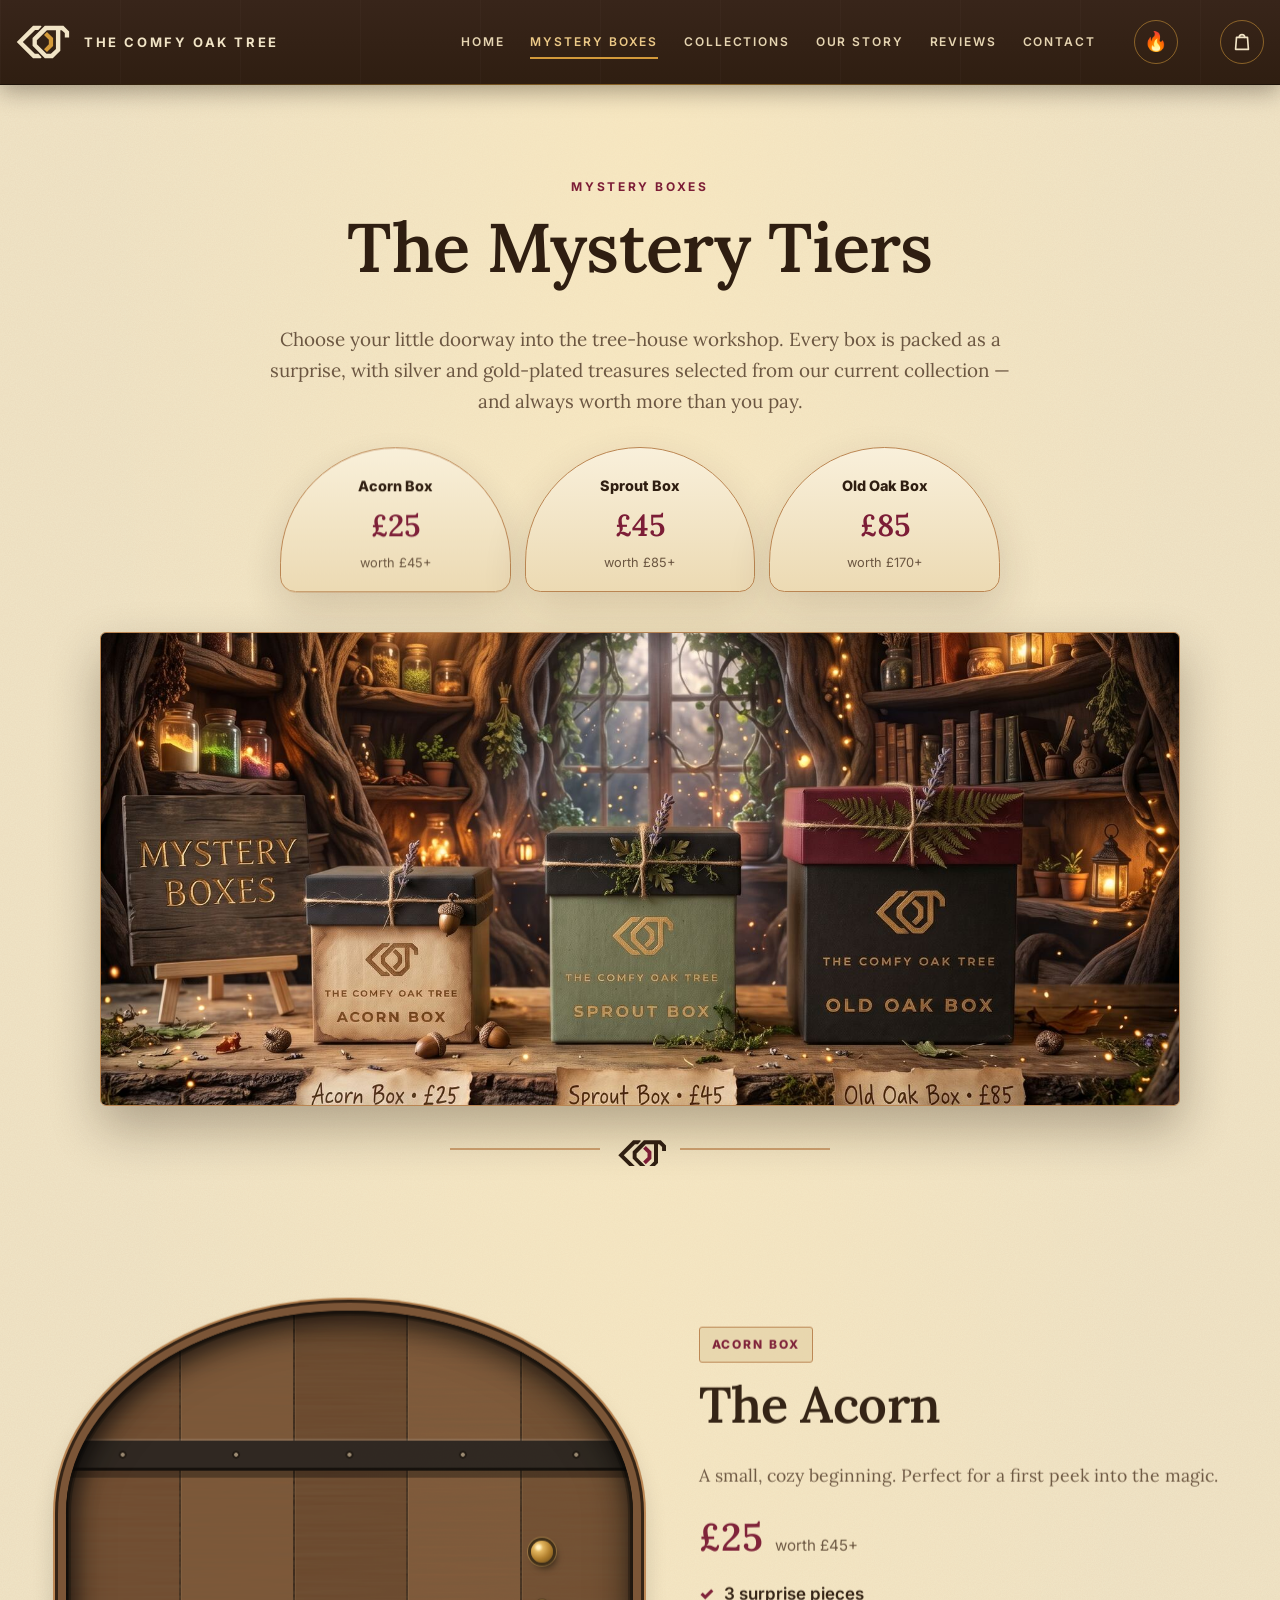
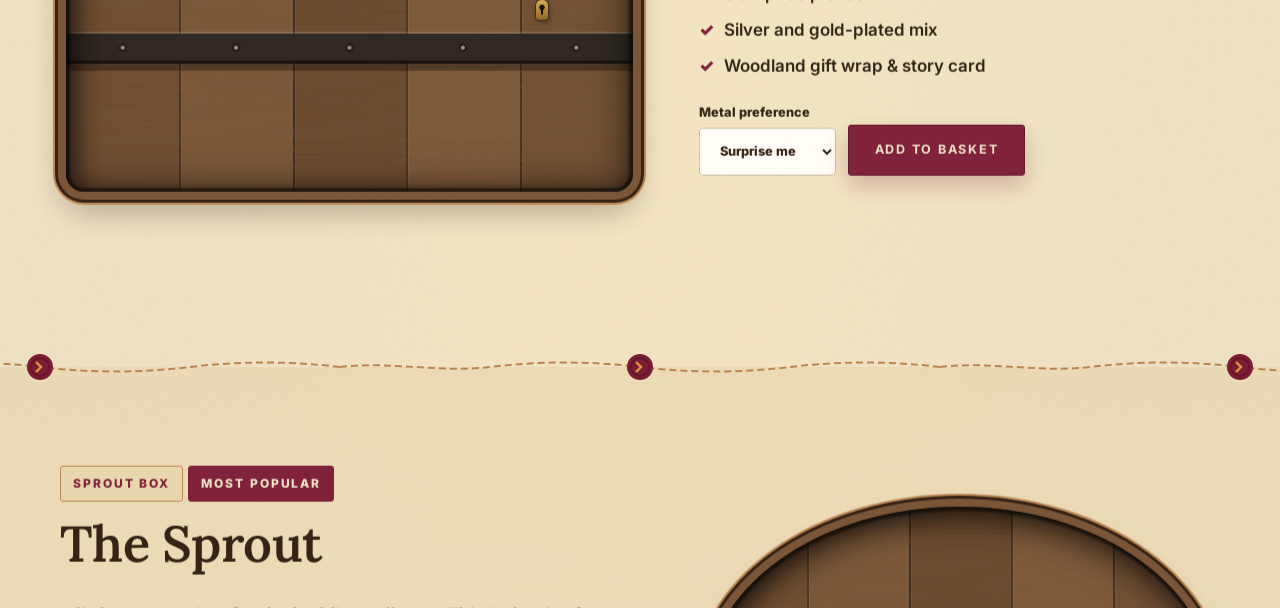
<file: mystery-box.html>
<!DOCTYPE html><html lang="en"><head><meta charset="UTF-8"><title>The Comfy Oak Tree</title><meta http-equiv="refresh" content="0; url=mystery-boxes.html"><link rel="canonical" href="mystery-boxes.html"></head><body><a href="mystery-boxes.html">Continue</a></body></html>
</file>
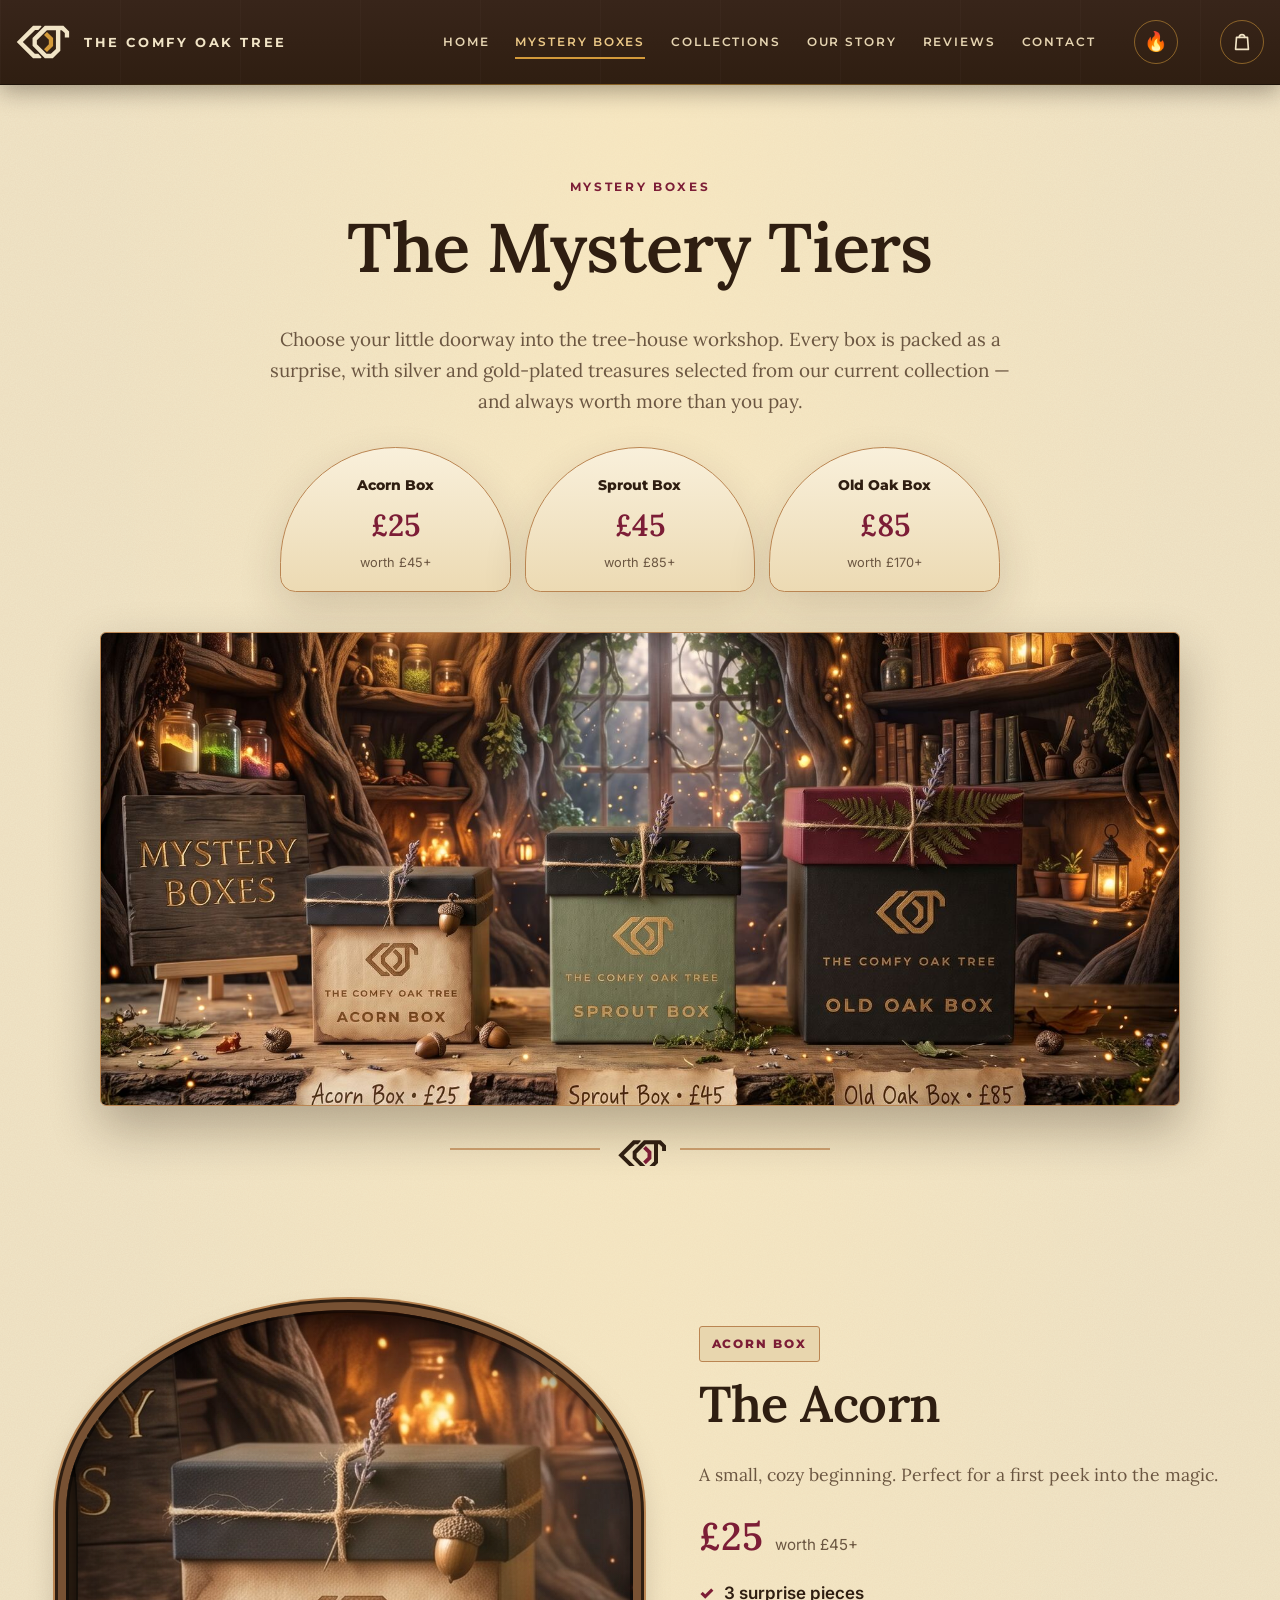
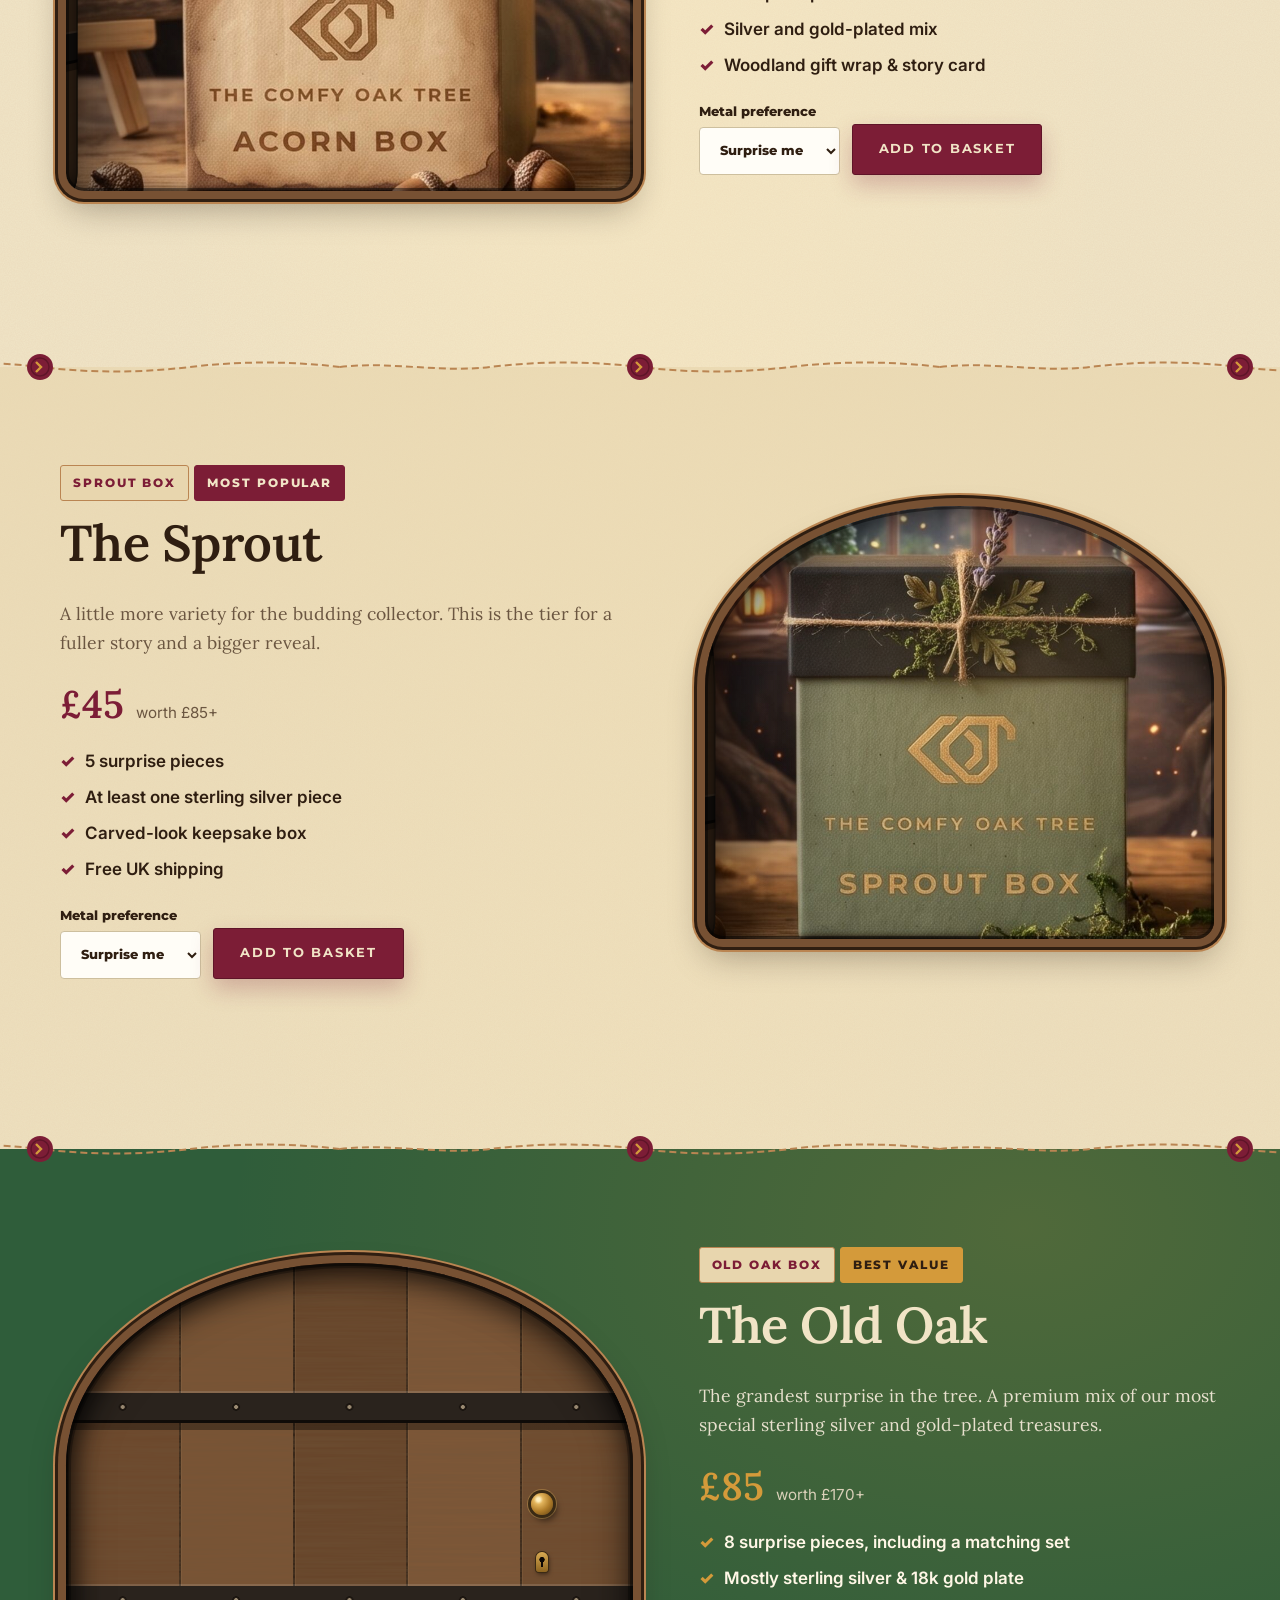
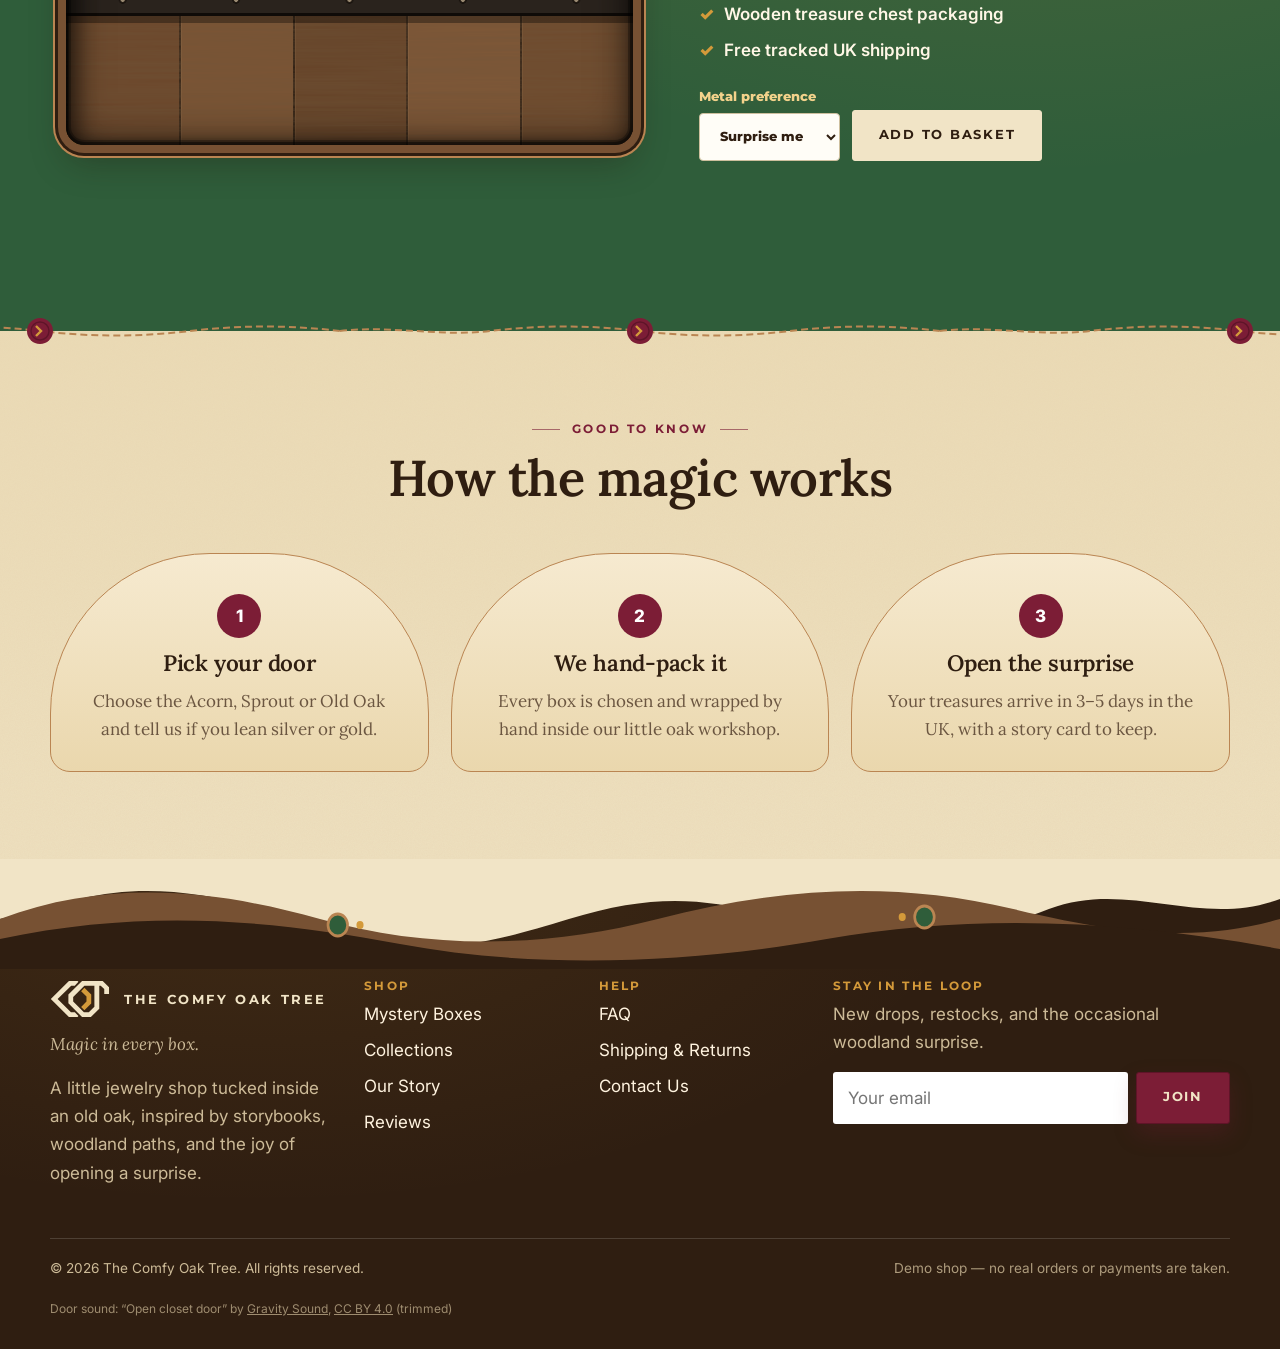
<file: mystery-boxes.html>
<!DOCTYPE html>
<html lang="en">
<head>
<meta charset="UTF-8">
<meta name="viewport" content="width=device-width, initial-scale=1, viewport-fit=cover">
<meta name="theme-color" content="#2F1E11">
<meta name="format-detection" content="telephone=no">
<title>Mystery Boxes – The Comfy Oak Tree</title>
<meta name="description" content="Choose the Acorn, Sprout or Old Oak mystery box: hand-packed surprise jewelry worth more than you pay.">
<meta property="og:title" content="Mystery Boxes – The Comfy Oak Tree">
<meta property="og:description" content="Choose the Acorn, Sprout or Old Oak mystery box: hand-packed surprise jewelry worth more than you pay.">
<meta property="og:image" content="hollow-storefront.jpg">
<link rel="icon" type="image/png" href="favicon.png">
<link rel="apple-touch-icon" href="apple-touch-icon.png">
<link rel="preconnect" href="https://fonts.googleapis.com">
<link rel="preconnect" href="https://fonts.gstatic.com" crossorigin>
<link rel="stylesheet" href="https://fonts.googleapis.com/css2?family=Inter:wght@400;500;600;700&family=Lora:ital,wght@0,400;0,500;0,600;0,700;1,400;1,500&family=Montserrat:wght@500;600;700&display=swap">
<link rel="stylesheet" href="style.css?v=202611212226">
<link rel="stylesheet" href="cozy.css?v=202611212226">
<link rel="stylesheet" href="hollow.css?v=202611212226">
</head>
<body><a class="skip-link" href="#main">Skip to content</a>
<header class="site-header"><div class="header-inner">
<a href="index.html" class="logo" aria-label="The Comfy Oak Tree — home"><img class="logo-mark" src="logo-cot-light.svg" alt="" width="54" height="34"><span class="logo-word">The Comfy Oak Tree</span></a>
<nav class="main-nav" aria-label="Main"><a href="index.html">Home</a><a href="mystery-boxes.html" aria-current="page">Mystery Boxes</a><a href="collections.html">Collections</a><a href="about.html">Our Story</a><a href="reviews.html">Reviews</a><a href="contact.html">Contact</a></nav>
<button class="hearth-btn" type="button" data-hearth aria-pressed="false" aria-label="Crackling fire sound" title="Light the hearth (sound)">🔥</button><button class="cart-btn" type="button" data-cart-open aria-label="Open basket"><svg viewBox="0 0 24 24" width="22" height="22" aria-hidden="true" fill="none" stroke="currentColor" stroke-width="1.8" stroke-linecap="round" stroke-linejoin="round"><path d="M6 7h12l1 13H5L6 7Z"/><path d="M9 7a3 3 0 0 1 6 0"/></svg><span class="cart-count" data-cart-count hidden>0</span></button>
<button class="menu-toggle" type="button" aria-label="Open menu" aria-expanded="false"><span></span></button>
</div></header><main id="main"><section class="page-hero"><div class="container"><div class="eyebrow">Mystery Boxes</div><h1>The Mystery Tiers</h1><p>Choose your little doorway into the tree-house workshop. Every box is packed as a surprise, with silver and gold-plated treasures selected from our current collection — and always worth more than you pay.</p>
<div class="compare"><a class="compare-card" href="#acorn"><span class="compare-name">Acorn Box</span><span class="compare-price">£25</span><span class="compare-worth">worth £45+</span></a><a class="compare-card" href="#sprout"><span class="compare-name">Sprout Box</span><span class="compare-price">£45</span><span class="compare-worth">worth £85+</span></a><a class="compare-card" href="#old-oak"><span class="compare-name">Old Oak Box</span><span class="compare-price">£85</span><span class="compare-worth">worth £170+</span></a></div><figure class="wide-photo" style="margin:40px auto 0;max-width:1080px"><img src="hollow-box-trio.jpg" alt="The Acorn, Sprout and Old Oak boxes side by side on a mossy shelf inside the oak"></figure></div></section><section class="section" id="acorn"><div class="container"><div class="tier-feature"><div class="tier-feature-media"><div class="door-frame" tabindex="0" aria-label="Round door — open to peek inside"><img src="box-acorn.jpg" alt="Acorn Box: a cream kraft box with a black lid, twine and an acorn" loading="lazy"><div class="door" aria-hidden="true"></div></div></div><div class="tier-feature-copy"><span class="pill">Acorn Box</span> <h2>The Acorn</h2><p>A small, cozy beginning. Perfect for a first peek into the magic.</p><div class="box-price"><span class="price">£25</span><span class="worth">worth £45+</span></div><ul class="ticks"><li>3 surprise pieces</li><li>Silver and gold-plated mix</li><li>Woodland gift wrap &amp; story card</li></ul><div class="box-buy"><label class="pref"><span>Metal preference</span><select data-option-for="acorn-box"><option>Surprise me</option><option>Mostly silver</option><option>Mostly gold</option></select></label><button class="btn btn-primary" type="button" data-add-to-cart data-id="acorn-box" data-name="Acorn Box" data-price="25" data-img="box-acorn.jpg">Add to basket</button></div></div></div></div></section><div class="vine" aria-hidden="true"></div><section class="section alt" id="sprout"><div class="container"><div class="tier-feature reverse"><div class="tier-feature-media"><div class="door-frame" tabindex="0" aria-label="Round door — open to peek inside"><img src="box-sprout.jpg" alt="Sprout Box: a sage-green box tied with twine and fern" loading="lazy"><div class="door" aria-hidden="true"></div></div></div><div class="tier-feature-copy"><span class="pill">Sprout Box</span> <span class="pill pill-hot">Most popular</span> <h2>The Sprout</h2><p>A little more variety for the budding collector. This is the tier for a fuller story and a bigger reveal.</p><div class="box-price"><span class="price">£45</span><span class="worth">worth £85+</span></div><ul class="ticks"><li>5 surprise pieces</li><li>At least one sterling silver piece</li><li>Carved-look keepsake box</li><li>Free UK shipping</li></ul><div class="box-buy"><label class="pref"><span>Metal preference</span><select data-option-for="sprout-box"><option>Surprise me</option><option>Mostly silver</option><option>Mostly gold</option></select></label><button class="btn btn-primary" type="button" data-add-to-cart data-id="sprout-box" data-name="Sprout Box" data-price="45" data-img="box-sprout.jpg">Add to basket</button></div></div></div></div></section><div class="vine" aria-hidden="true"></div><section class="section green" id="old-oak"><div class="container"><div class="tier-feature"><div class="tier-feature-media"><div class="door-frame" tabindex="0" aria-label="Round door — open to peek inside"><img src="box-old-oak.jpg" alt="Old Oak Box: a black box with a wine-red lid, fern and lavender" loading="lazy"><div class="door" aria-hidden="true"></div></div></div><div class="tier-feature-copy"><span class="pill">Old Oak Box</span> <span class="pill pill-hot">Best value</span> <h2>The Old Oak</h2><p style="color:#e7e0cd">The grandest surprise in the tree. A premium mix of our most special sterling silver and gold-plated treasures.</p><div class="box-price"><span class="price price-light">£85</span><span class="worth">worth £170+</span></div><ul class="ticks ticks-light"><li>8 surprise pieces, including a matching set</li><li>Mostly sterling silver &amp; 18k gold plate</li><li>Wooden treasure chest packaging</li><li>Free tracked UK shipping</li></ul><div class="box-buy"><label class="pref"><span>Metal preference</span><select data-option-for="old-oak-box"><option>Surprise me</option><option>Mostly silver</option><option>Mostly gold</option></select></label><button class="btn btn-light" type="button" data-add-to-cart data-id="old-oak-box" data-name="Old Oak Box" data-price="85" data-img="box-old-oak.jpg">Add to basket</button></div></div></div></div></section><div class="vine" aria-hidden="true"></div><section class="section alt"><div class="container"><div class="section-head"><div class="eyebrow">Good to know</div><h2>How the magic works</h2></div><div class="steps">
<div class="step"><span>1</span><h3>Pick your door</h3><p>Choose the Acorn, Sprout or Old Oak and tell us if you lean silver or gold.</p></div>
<div class="step"><span>2</span><h3>We hand-pack it</h3><p>Every box is chosen and wrapped by hand inside our little oak workshop.</p></div>
<div class="step"><span>3</span><h3>Open the surprise</h3><p>Your treasures arrive in 3–5 days in the UK, with a story card to keep.</p></div></div></div></section></main><footer class="site-footer"><div class="container footer-inner"><div><div class="footer-logo"><img src="logo-cot-light.svg" alt="" width="60" height="38"><span>The Comfy Oak Tree</span></div><p class="footer-tagline">Magic in every box.</p><p style="color:#d7d0bf">A little jewelry shop tucked inside an old oak, inspired by storybooks, woodland paths, and the joy of opening a surprise.</p></div><div><h4>Shop</h4><ul class="footer-links"><li><a href="mystery-boxes.html">Mystery Boxes</a></li><li><a href="collections.html">Collections</a></li><li><a href="about.html">Our Story</a></li><li><a href="reviews.html">Reviews</a></li></ul></div><div><h4>Help</h4><ul class="footer-links"><li><a href="faq.html">FAQ</a></li><li><a href="shipping-returns.html">Shipping &amp; Returns</a></li><li><a href="contact.html">Contact Us</a></li></ul></div><div><h4>Stay in the loop</h4><p style="color:#d7d0bf">New drops, restocks, and the occasional woodland surprise.</p><form class="newsletter" data-form="newsletter" novalidate><input type="email" name="email" placeholder="Your email" aria-label="Your email" required autocomplete="email"><button class="btn btn-primary" type="submit">Join</button></form><p class="form-status" data-form-status role="status" aria-live="polite"></p></div></div><div class="container footer-bottom"><span>© <span data-year>2026</span> The Comfy Oak Tree. All rights reserved.</span><span class="demo-flag">Demo shop — no real orders or payments are taken.</span><span class="credit">Door sound: “Open closet door” by <a href="https://www.gravitysound.studio/" rel="noopener">Gravity Sound</a>, <a href="https://creativecommons.org/licenses/by/4.0/" rel="noopener license">CC BY 4.0</a> (trimmed)</span></div></footer>
<div class="cart-overlay" data-cart-overlay hidden></div>
<aside class="cart-drawer" data-cart-drawer aria-label="Your basket" aria-hidden="true" tabindex="-1"><div class="cart-head"><h2>Your basket</h2><button class="cart-close" type="button" data-cart-close aria-label="Close basket">×</button></div><div class="cart-ship" data-cart-ship></div><div class="cart-items" data-cart-items></div><div class="cart-foot"><div class="cart-total"><span>Subtotal</span><strong data-cart-subtotal>£0.00</strong></div><a class="btn btn-primary btn-block" href="checkout.html" data-cart-checkout>Checkout</a><button class="btn btn-secondary btn-block" type="button" data-cart-close>Continue shopping</button></div></aside>
<div class="toast" data-toast role="status" aria-live="polite"></div>
<script src="script.js?v=202611212226"></script>
<script src="cozy.js?v=202611212226"></script>
</body>
</html>
</file>
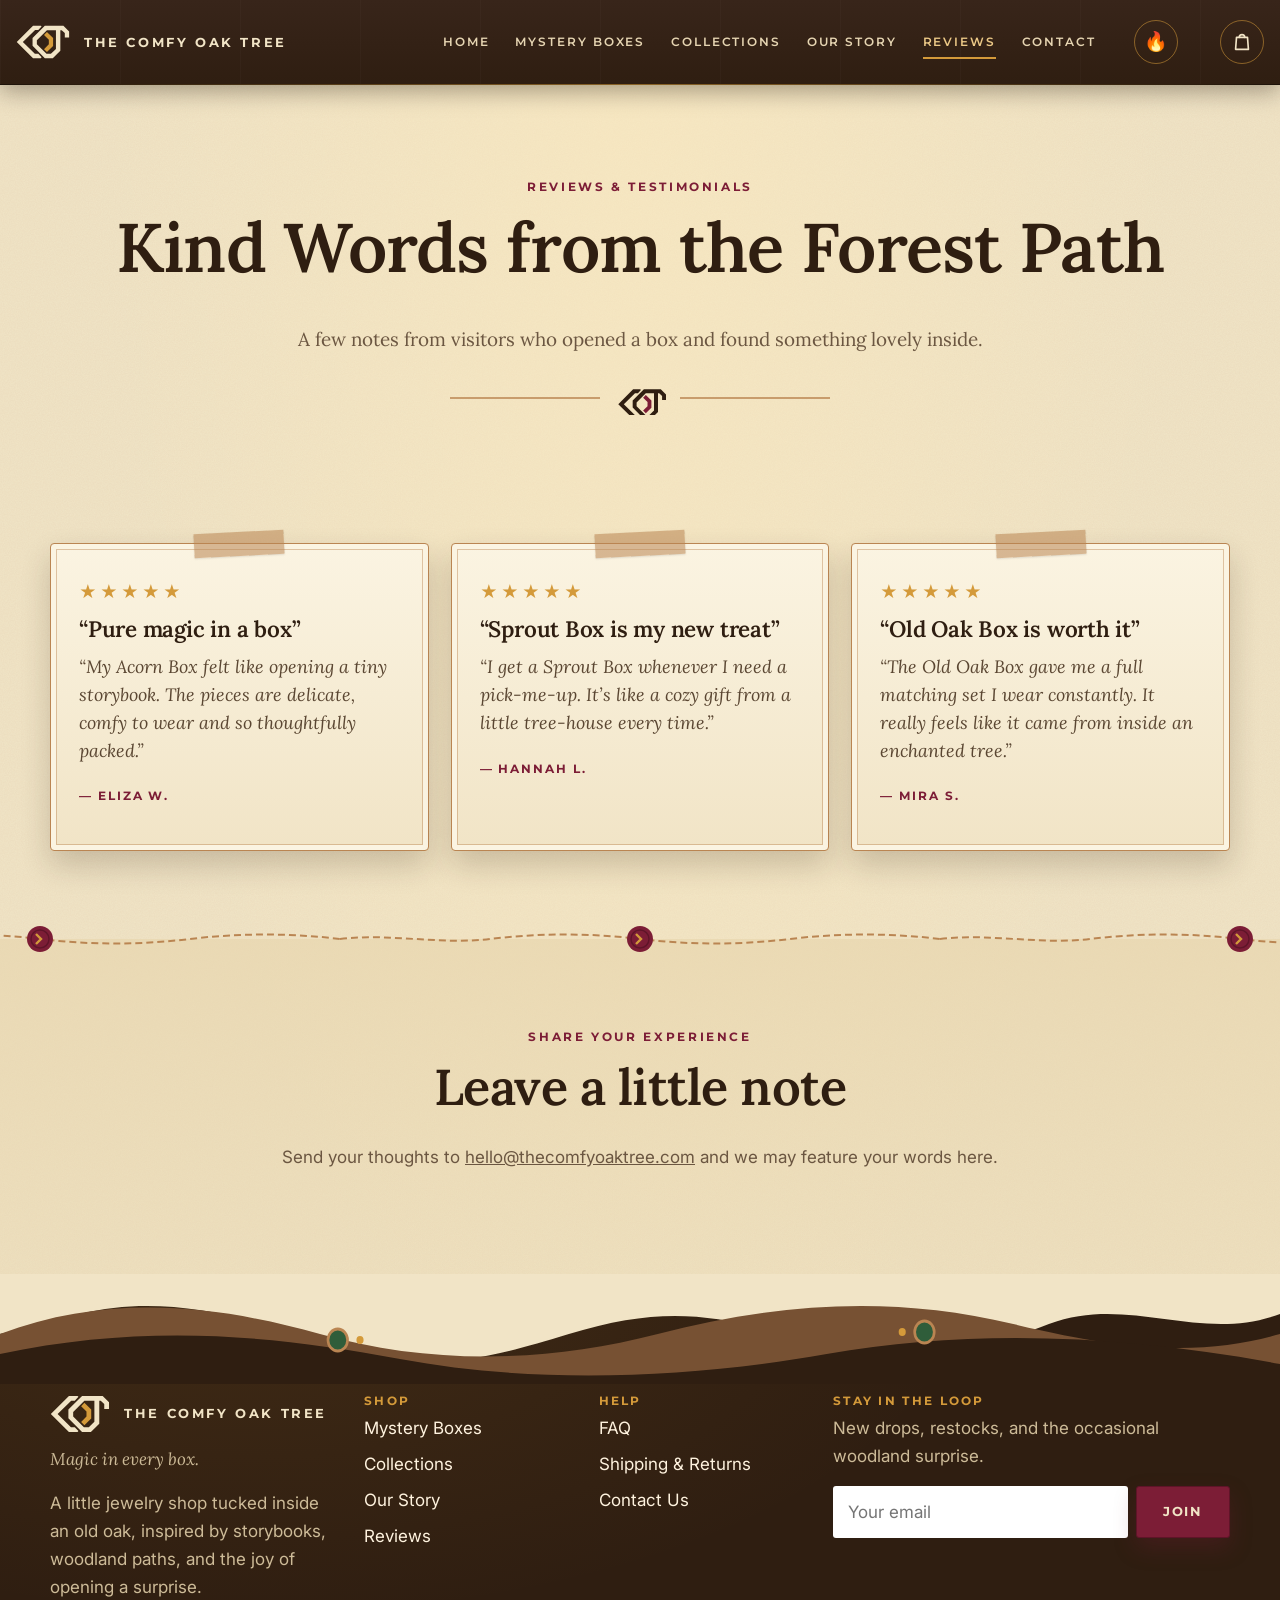
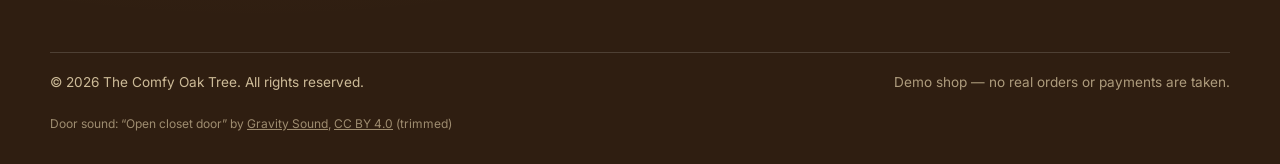
<file: reviews.html>
<!DOCTYPE html>
<html lang="en">
<head>
<meta charset="UTF-8">
<meta name="viewport" content="width=device-width, initial-scale=1, viewport-fit=cover">
<meta name="theme-color" content="#2F1E11">
<meta name="format-detection" content="telephone=no">
<title>Reviews – The Comfy Oak Tree</title>
<meta name="description" content="What customers say about our mystery boxes and woodland jewelry.">
<meta property="og:title" content="Reviews – The Comfy Oak Tree">
<meta property="og:description" content="What customers say about our mystery boxes and woodland jewelry.">
<meta property="og:image" content="hollow-storefront.jpg">
<link rel="icon" type="image/png" href="favicon.png">
<link rel="apple-touch-icon" href="apple-touch-icon.png">
<link rel="preconnect" href="https://fonts.googleapis.com">
<link rel="preconnect" href="https://fonts.gstatic.com" crossorigin>
<link rel="stylesheet" href="https://fonts.googleapis.com/css2?family=Inter:wght@400;500;600;700&family=Lora:ital,wght@0,400;0,500;0,600;0,700;1,400;1,500&family=Montserrat:wght@500;600;700&display=swap">
<link rel="stylesheet" href="style.css?v=202611212226">
<link rel="stylesheet" href="cozy.css?v=202611212226">
<link rel="stylesheet" href="hollow.css?v=202611212226">
</head>
<body><a class="skip-link" href="#main">Skip to content</a>
<header class="site-header"><div class="header-inner">
<a href="index.html" class="logo" aria-label="The Comfy Oak Tree — home"><img class="logo-mark" src="logo-cot-light.svg" alt="" width="54" height="34"><span class="logo-word">The Comfy Oak Tree</span></a>
<nav class="main-nav" aria-label="Main"><a href="index.html">Home</a><a href="mystery-boxes.html">Mystery Boxes</a><a href="collections.html">Collections</a><a href="about.html">Our Story</a><a href="reviews.html" aria-current="page">Reviews</a><a href="contact.html">Contact</a></nav>
<button class="hearth-btn" type="button" data-hearth aria-pressed="false" aria-label="Crackling fire sound" title="Light the hearth (sound)">🔥</button><button class="cart-btn" type="button" data-cart-open aria-label="Open basket"><svg viewBox="0 0 24 24" width="22" height="22" aria-hidden="true" fill="none" stroke="currentColor" stroke-width="1.8" stroke-linecap="round" stroke-linejoin="round"><path d="M6 7h12l1 13H5L6 7Z"/><path d="M9 7a3 3 0 0 1 6 0"/></svg><span class="cart-count" data-cart-count hidden>0</span></button>
<button class="menu-toggle" type="button" aria-label="Open menu" aria-expanded="false"><span></span></button>
</div></header><main id="main"><section class="page-hero"><div class="container"><div class="eyebrow">Reviews & Testimonials</div><h1>Kind Words from the Forest Path</h1><p>A few notes from visitors who opened a box and found something lovely inside.</p></div></section><section class="section"><div class="container"><div class="review-grid"><article class="review-card"><div class="stars" aria-label="5 out of 5 stars">★★★★★</div><h3>“Pure magic in a box”</h3><p>“My Acorn Box felt like opening a tiny storybook. The pieces are delicate, comfy to wear and so thoughtfully packed.”</p><p><strong>— Eliza W.</strong></p></article><article class="review-card"><div class="stars" aria-label="5 out of 5 stars">★★★★★</div><h3>“Sprout Box is my new treat”</h3><p>“I get a Sprout Box whenever I need a pick-me-up. It’s like a cozy gift from a little tree-house every time.”</p><p><strong>— Hannah L.</strong></p></article><article class="review-card"><div class="stars" aria-label="5 out of 5 stars">★★★★★</div><h3>“Old Oak Box is worth it”</h3><p>“The Old Oak Box gave me a full matching set I wear constantly. It really feels like it came from inside an enchanted tree.”</p><p><strong>— Mira S.</strong></p></article></div></div></section><div class="vine" aria-hidden="true"></div><section class="section alt"><div class="container" style="text-align:center;max-width:760px"><div class="eyebrow">Share your experience</div><h2>Leave a little note</h2><p>Send your thoughts to <a href="mailto:hello@thecomfyoaktree.com">hello@thecomfyoaktree.com</a> and we may feature your words here.</p></div></section></main><footer class="site-footer"><div class="container footer-inner"><div><div class="footer-logo"><img src="logo-cot-light.svg" alt="" width="60" height="38"><span>The Comfy Oak Tree</span></div><p class="footer-tagline">Magic in every box.</p><p style="color:#d7d0bf">A little jewelry shop tucked inside an old oak, inspired by storybooks, woodland paths, and the joy of opening a surprise.</p></div><div><h4>Shop</h4><ul class="footer-links"><li><a href="mystery-boxes.html">Mystery Boxes</a></li><li><a href="collections.html">Collections</a></li><li><a href="about.html">Our Story</a></li><li><a href="reviews.html">Reviews</a></li></ul></div><div><h4>Help</h4><ul class="footer-links"><li><a href="faq.html">FAQ</a></li><li><a href="shipping-returns.html">Shipping &amp; Returns</a></li><li><a href="contact.html">Contact Us</a></li></ul></div><div><h4>Stay in the loop</h4><p style="color:#d7d0bf">New drops, restocks, and the occasional woodland surprise.</p><form class="newsletter" data-form="newsletter" novalidate><input type="email" name="email" placeholder="Your email" aria-label="Your email" required autocomplete="email"><button class="btn btn-primary" type="submit">Join</button></form><p class="form-status" data-form-status role="status" aria-live="polite"></p></div></div><div class="container footer-bottom"><span>© <span data-year>2026</span> The Comfy Oak Tree. All rights reserved.</span><span class="demo-flag">Demo shop — no real orders or payments are taken.</span><span class="credit">Door sound: “Open closet door” by <a href="https://www.gravitysound.studio/" rel="noopener">Gravity Sound</a>, <a href="https://creativecommons.org/licenses/by/4.0/" rel="noopener license">CC BY 4.0</a> (trimmed)</span></div></footer>
<div class="cart-overlay" data-cart-overlay hidden></div>
<aside class="cart-drawer" data-cart-drawer aria-label="Your basket" aria-hidden="true" tabindex="-1"><div class="cart-head"><h2>Your basket</h2><button class="cart-close" type="button" data-cart-close aria-label="Close basket">×</button></div><div class="cart-ship" data-cart-ship></div><div class="cart-items" data-cart-items></div><div class="cart-foot"><div class="cart-total"><span>Subtotal</span><strong data-cart-subtotal>£0.00</strong></div><a class="btn btn-primary btn-block" href="checkout.html" data-cart-checkout>Checkout</a><button class="btn btn-secondary btn-block" type="button" data-cart-close>Continue shopping</button></div></aside>
<div class="toast" data-toast role="status" aria-live="polite"></div>
<script src="script.js?v=202611212226"></script>
<script src="cozy.js?v=202611212226"></script>
</body>
</html>
</file>
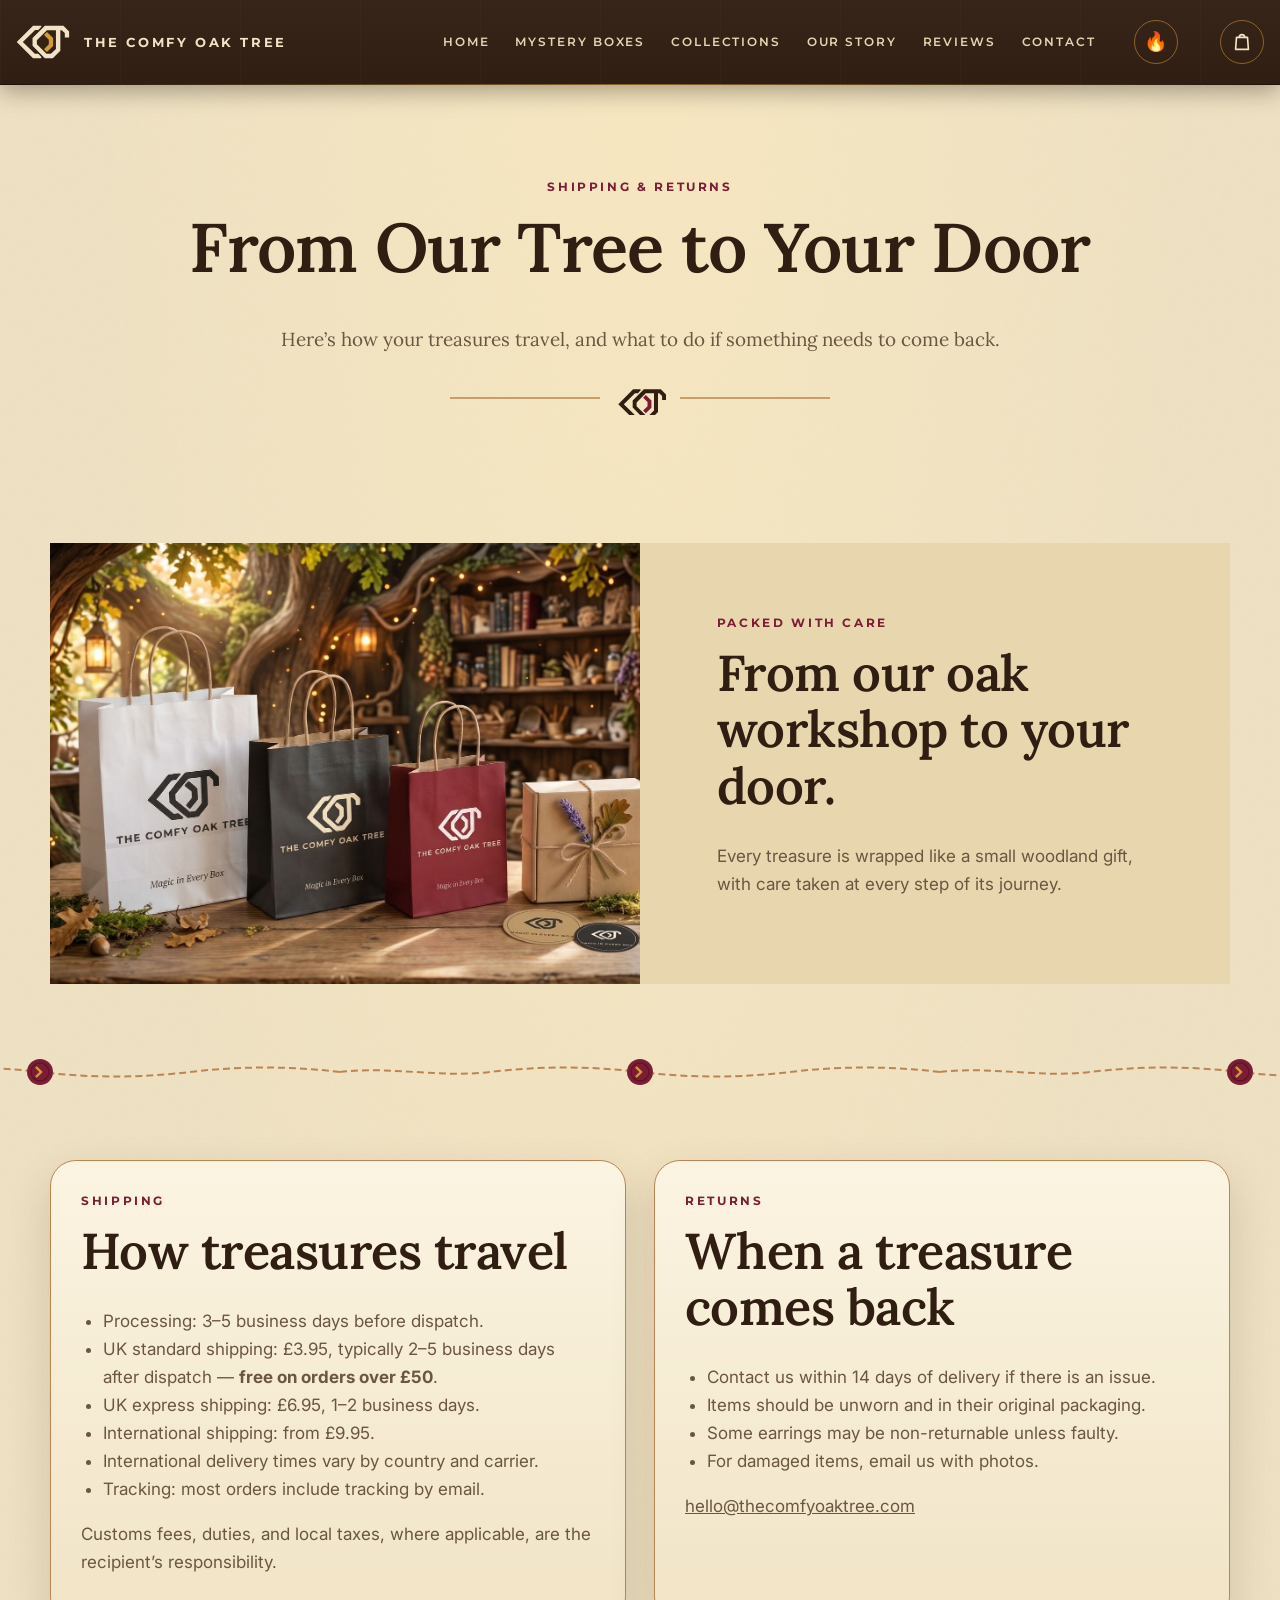
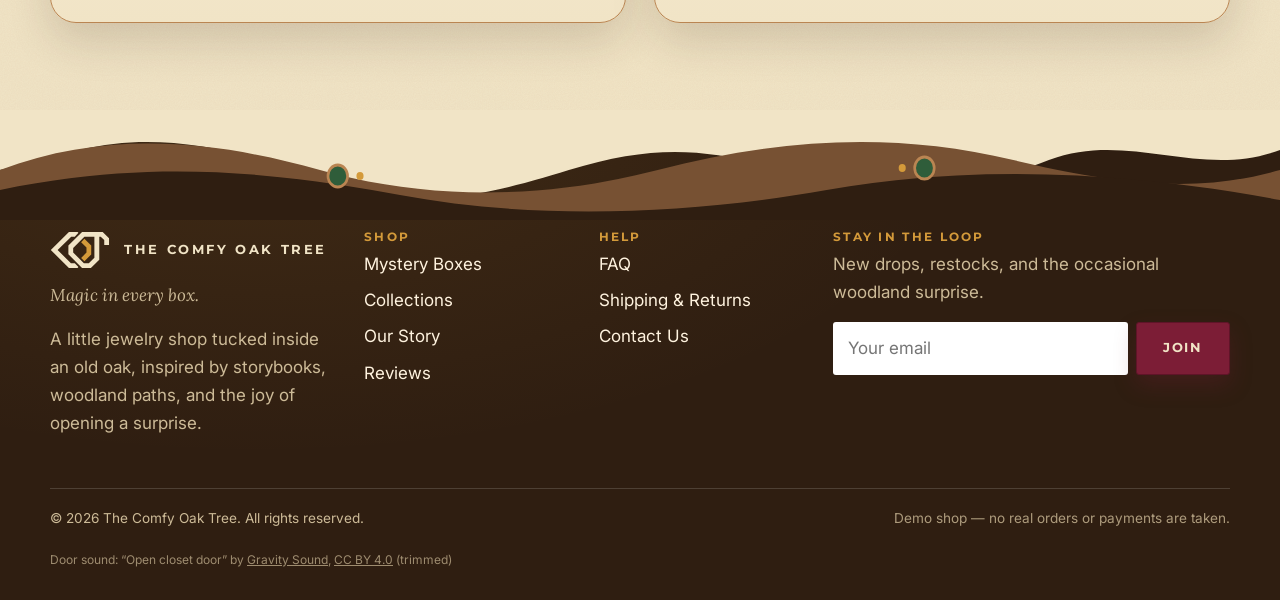
<file: shipping-returns.html>
<!DOCTYPE html>
<html lang="en">
<head>
<meta charset="UTF-8">
<meta name="viewport" content="width=device-width, initial-scale=1, viewport-fit=cover">
<meta name="theme-color" content="#2F1E11">
<meta name="format-detection" content="telephone=no">
<title>Shipping &amp; Returns – The Comfy Oak Tree</title>
<meta name="description" content="Shipping times and costs, free UK shipping over £50, and our 14-day returns policy.">
<meta property="og:title" content="Shipping &amp; Returns – The Comfy Oak Tree">
<meta property="og:description" content="Shipping times and costs, free UK shipping over £50, and our 14-day returns policy.">
<meta property="og:image" content="hollow-storefront.jpg">
<link rel="icon" type="image/png" href="favicon.png">
<link rel="apple-touch-icon" href="apple-touch-icon.png">
<link rel="preconnect" href="https://fonts.googleapis.com">
<link rel="preconnect" href="https://fonts.gstatic.com" crossorigin>
<link rel="stylesheet" href="https://fonts.googleapis.com/css2?family=Inter:wght@400;500;600;700&family=Lora:ital,wght@0,400;0,500;0,600;0,700;1,400;1,500&family=Montserrat:wght@500;600;700&display=swap">
<link rel="stylesheet" href="style.css?v=202611212226">
<link rel="stylesheet" href="cozy.css?v=202611212226">
<link rel="stylesheet" href="hollow.css?v=202611212226">
</head>
<body><a class="skip-link" href="#main">Skip to content</a>
<header class="site-header"><div class="header-inner">
<a href="index.html" class="logo" aria-label="The Comfy Oak Tree — home"><img class="logo-mark" src="logo-cot-light.svg" alt="" width="54" height="34"><span class="logo-word">The Comfy Oak Tree</span></a>
<nav class="main-nav" aria-label="Main"><a href="index.html">Home</a><a href="mystery-boxes.html">Mystery Boxes</a><a href="collections.html">Collections</a><a href="about.html">Our Story</a><a href="reviews.html">Reviews</a><a href="contact.html">Contact</a></nav>
<button class="hearth-btn" type="button" data-hearth aria-pressed="false" aria-label="Crackling fire sound" title="Light the hearth (sound)">🔥</button><button class="cart-btn" type="button" data-cart-open aria-label="Open basket"><svg viewBox="0 0 24 24" width="22" height="22" aria-hidden="true" fill="none" stroke="currentColor" stroke-width="1.8" stroke-linecap="round" stroke-linejoin="round"><path d="M6 7h12l1 13H5L6 7Z"/><path d="M9 7a3 3 0 0 1 6 0"/></svg><span class="cart-count" data-cart-count hidden>0</span></button>
<button class="menu-toggle" type="button" aria-label="Open menu" aria-expanded="false"><span></span></button>
</div></header><main id="main"><section class="page-hero"><div class="container"><div class="eyebrow">Shipping & Returns</div><h1>From Our Tree to Your Door</h1><p>Here’s how your treasures travel, and what to do if something needs to come back.</p></div></section><section class="section shipping-visual"><div class="container"><div class="split"><div class="split-media"><img src="hollow-bags.jpg" alt="C·O·T shopping bags and a kraft gift box tied with twine and lavender"></div><div class="split-copy"><div class="eyebrow">Packed with care</div><h2>From our oak workshop to your door.</h2><p>Every treasure is wrapped like a small woodland gift, with care taken at every step of its journey.</p></div></div></div></section><div class="vine" aria-hidden="true"></div><section class="section"><div class="container policy-grid"><article class="policy-card"><div class="eyebrow">Shipping</div><h2>How treasures travel</h2><ul><li>Processing: 3–5 business days before dispatch.</li><li>UK standard shipping: £3.95, typically 2–5 business days after dispatch — <strong>free on orders over £50</strong>.</li><li>UK express shipping: £6.95, 1–2 business days.</li><li>International shipping: from £9.95.</li><li>International delivery times vary by country and carrier.</li><li>Tracking: most orders include tracking by email.</li></ul><p>Customs fees, duties, and local taxes, where applicable, are the recipient’s responsibility.</p></article><article class="policy-card"><div class="eyebrow">Returns</div><h2>When a treasure comes back</h2><ul><li>Contact us within 14 days of delivery if there is an issue.</li><li>Items should be unworn and in their original packaging.</li><li>Some earrings may be non-returnable unless faulty.</li><li>For damaged items, email us with photos.</li></ul><p><a href="mailto:hello@thecomfyoaktree.com">hello@thecomfyoaktree.com</a></p></article></div></section></main><footer class="site-footer"><div class="container footer-inner"><div><div class="footer-logo"><img src="logo-cot-light.svg" alt="" width="60" height="38"><span>The Comfy Oak Tree</span></div><p class="footer-tagline">Magic in every box.</p><p style="color:#d7d0bf">A little jewelry shop tucked inside an old oak, inspired by storybooks, woodland paths, and the joy of opening a surprise.</p></div><div><h4>Shop</h4><ul class="footer-links"><li><a href="mystery-boxes.html">Mystery Boxes</a></li><li><a href="collections.html">Collections</a></li><li><a href="about.html">Our Story</a></li><li><a href="reviews.html">Reviews</a></li></ul></div><div><h4>Help</h4><ul class="footer-links"><li><a href="faq.html">FAQ</a></li><li><a href="shipping-returns.html">Shipping &amp; Returns</a></li><li><a href="contact.html">Contact Us</a></li></ul></div><div><h4>Stay in the loop</h4><p style="color:#d7d0bf">New drops, restocks, and the occasional woodland surprise.</p><form class="newsletter" data-form="newsletter" novalidate><input type="email" name="email" placeholder="Your email" aria-label="Your email" required autocomplete="email"><button class="btn btn-primary" type="submit">Join</button></form><p class="form-status" data-form-status role="status" aria-live="polite"></p></div></div><div class="container footer-bottom"><span>© <span data-year>2026</span> The Comfy Oak Tree. All rights reserved.</span><span class="demo-flag">Demo shop — no real orders or payments are taken.</span><span class="credit">Door sound: “Open closet door” by <a href="https://www.gravitysound.studio/" rel="noopener">Gravity Sound</a>, <a href="https://creativecommons.org/licenses/by/4.0/" rel="noopener license">CC BY 4.0</a> (trimmed)</span></div></footer>
<div class="cart-overlay" data-cart-overlay hidden></div>
<aside class="cart-drawer" data-cart-drawer aria-label="Your basket" aria-hidden="true" tabindex="-1"><div class="cart-head"><h2>Your basket</h2><button class="cart-close" type="button" data-cart-close aria-label="Close basket">×</button></div><div class="cart-ship" data-cart-ship></div><div class="cart-items" data-cart-items></div><div class="cart-foot"><div class="cart-total"><span>Subtotal</span><strong data-cart-subtotal>£0.00</strong></div><a class="btn btn-primary btn-block" href="checkout.html" data-cart-checkout>Checkout</a><button class="btn btn-secondary btn-block" type="button" data-cart-close>Continue shopping</button></div></aside>
<div class="toast" data-toast role="status" aria-live="polite"></div>
<script src="script.js?v=202611212226"></script>
<script src="cozy.js?v=202611212226"></script>
</body>
</html>
</file>
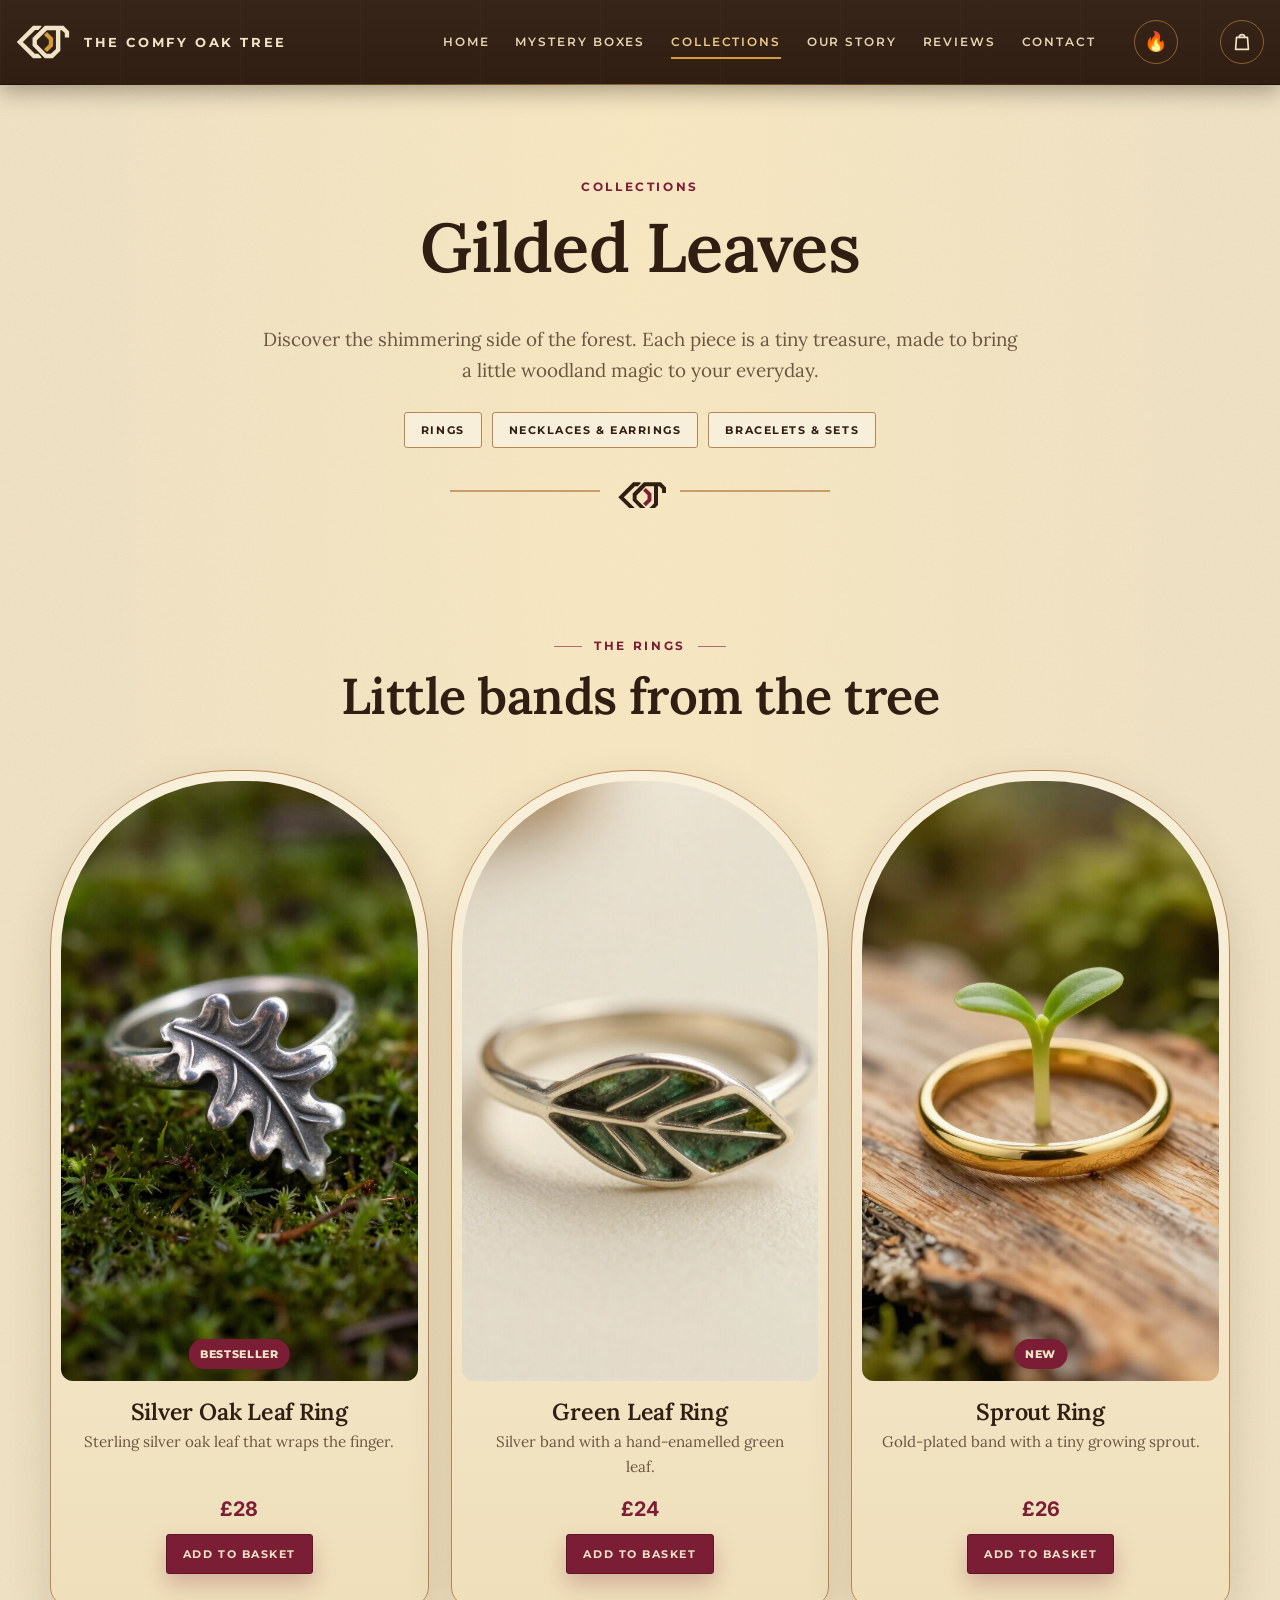
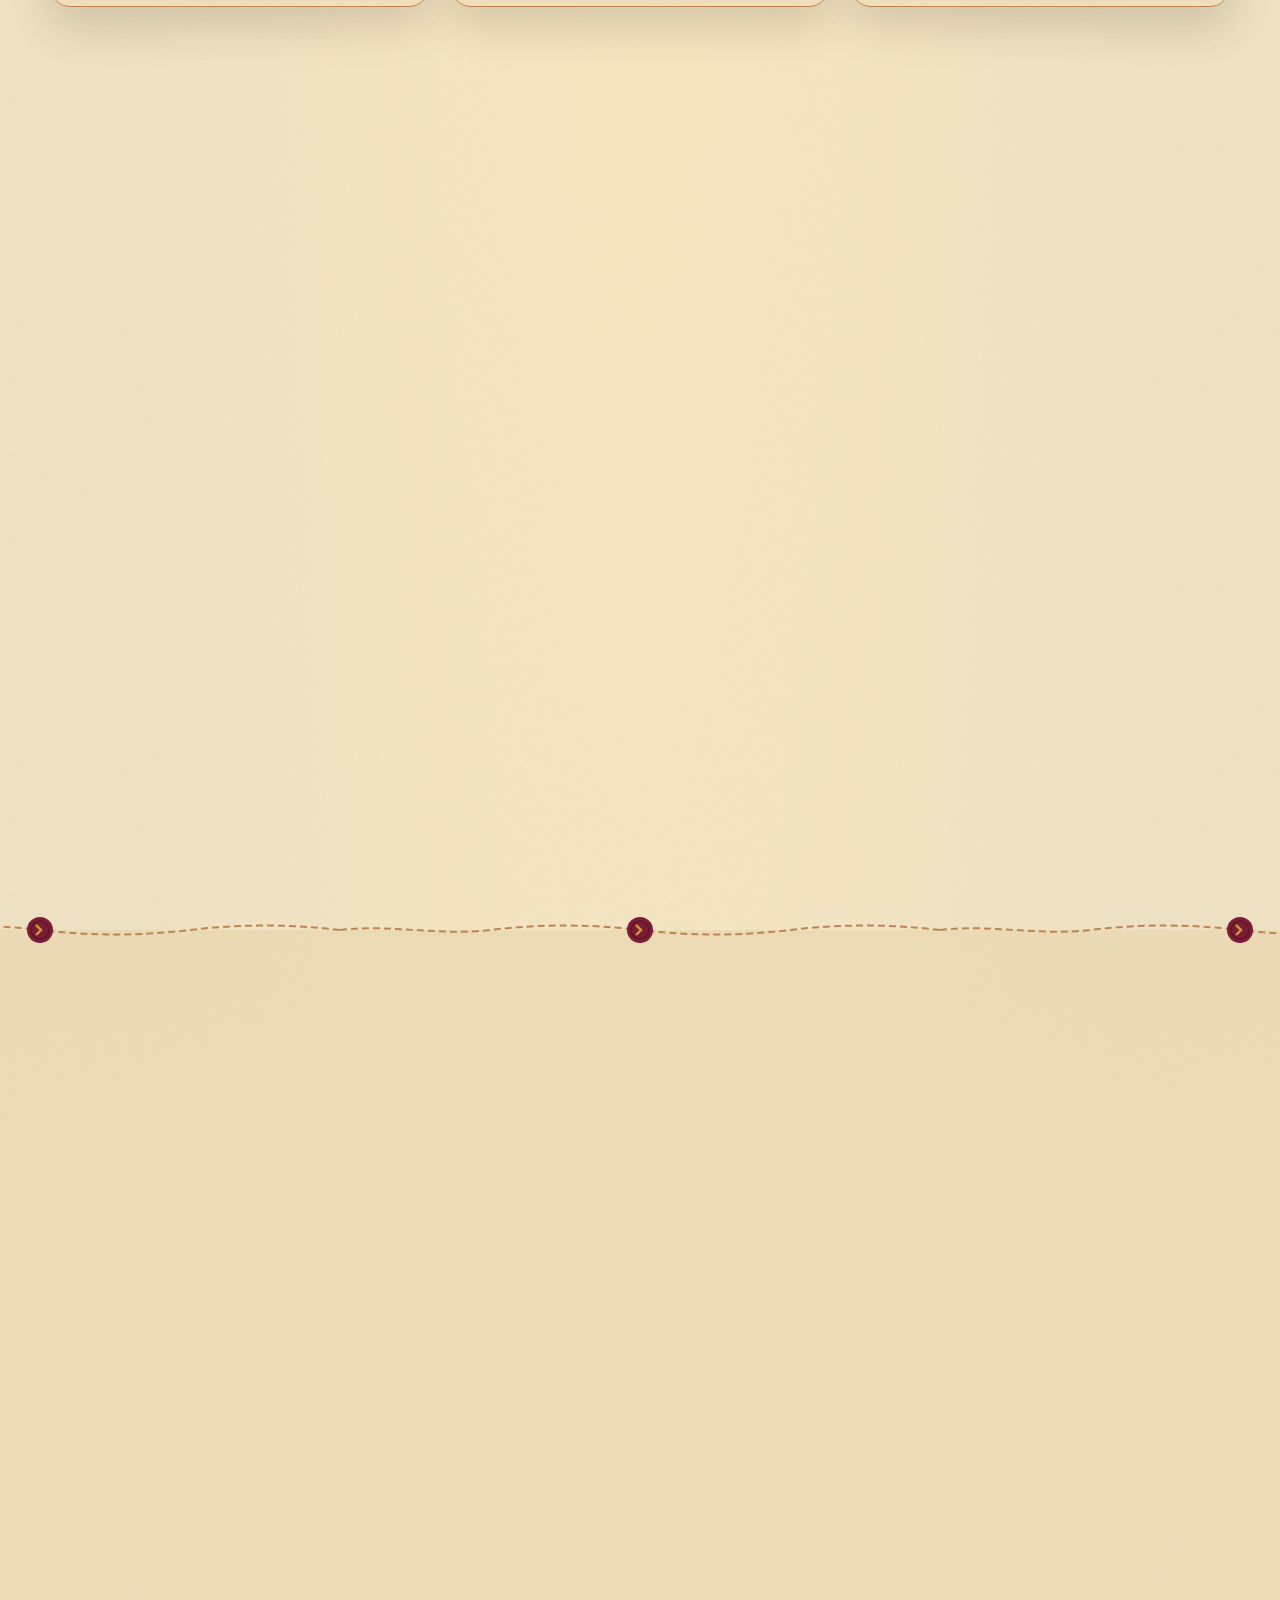
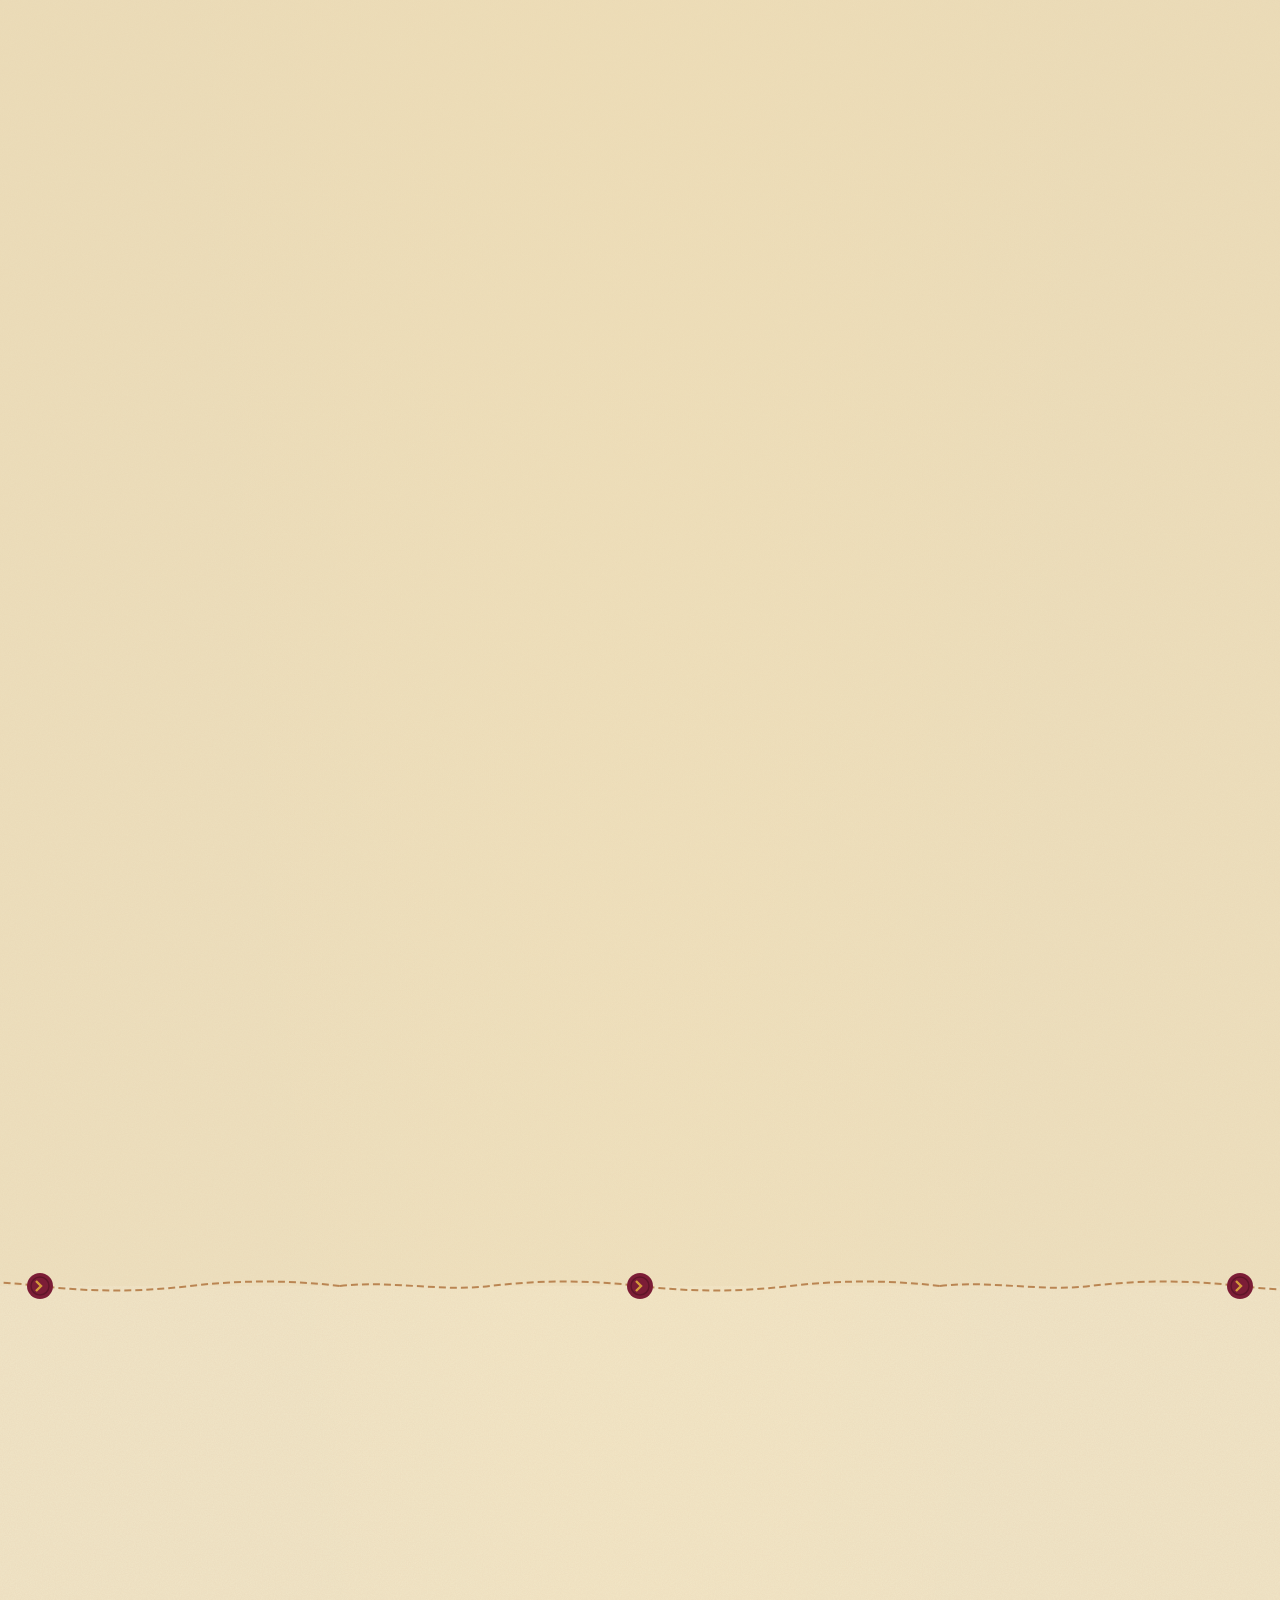
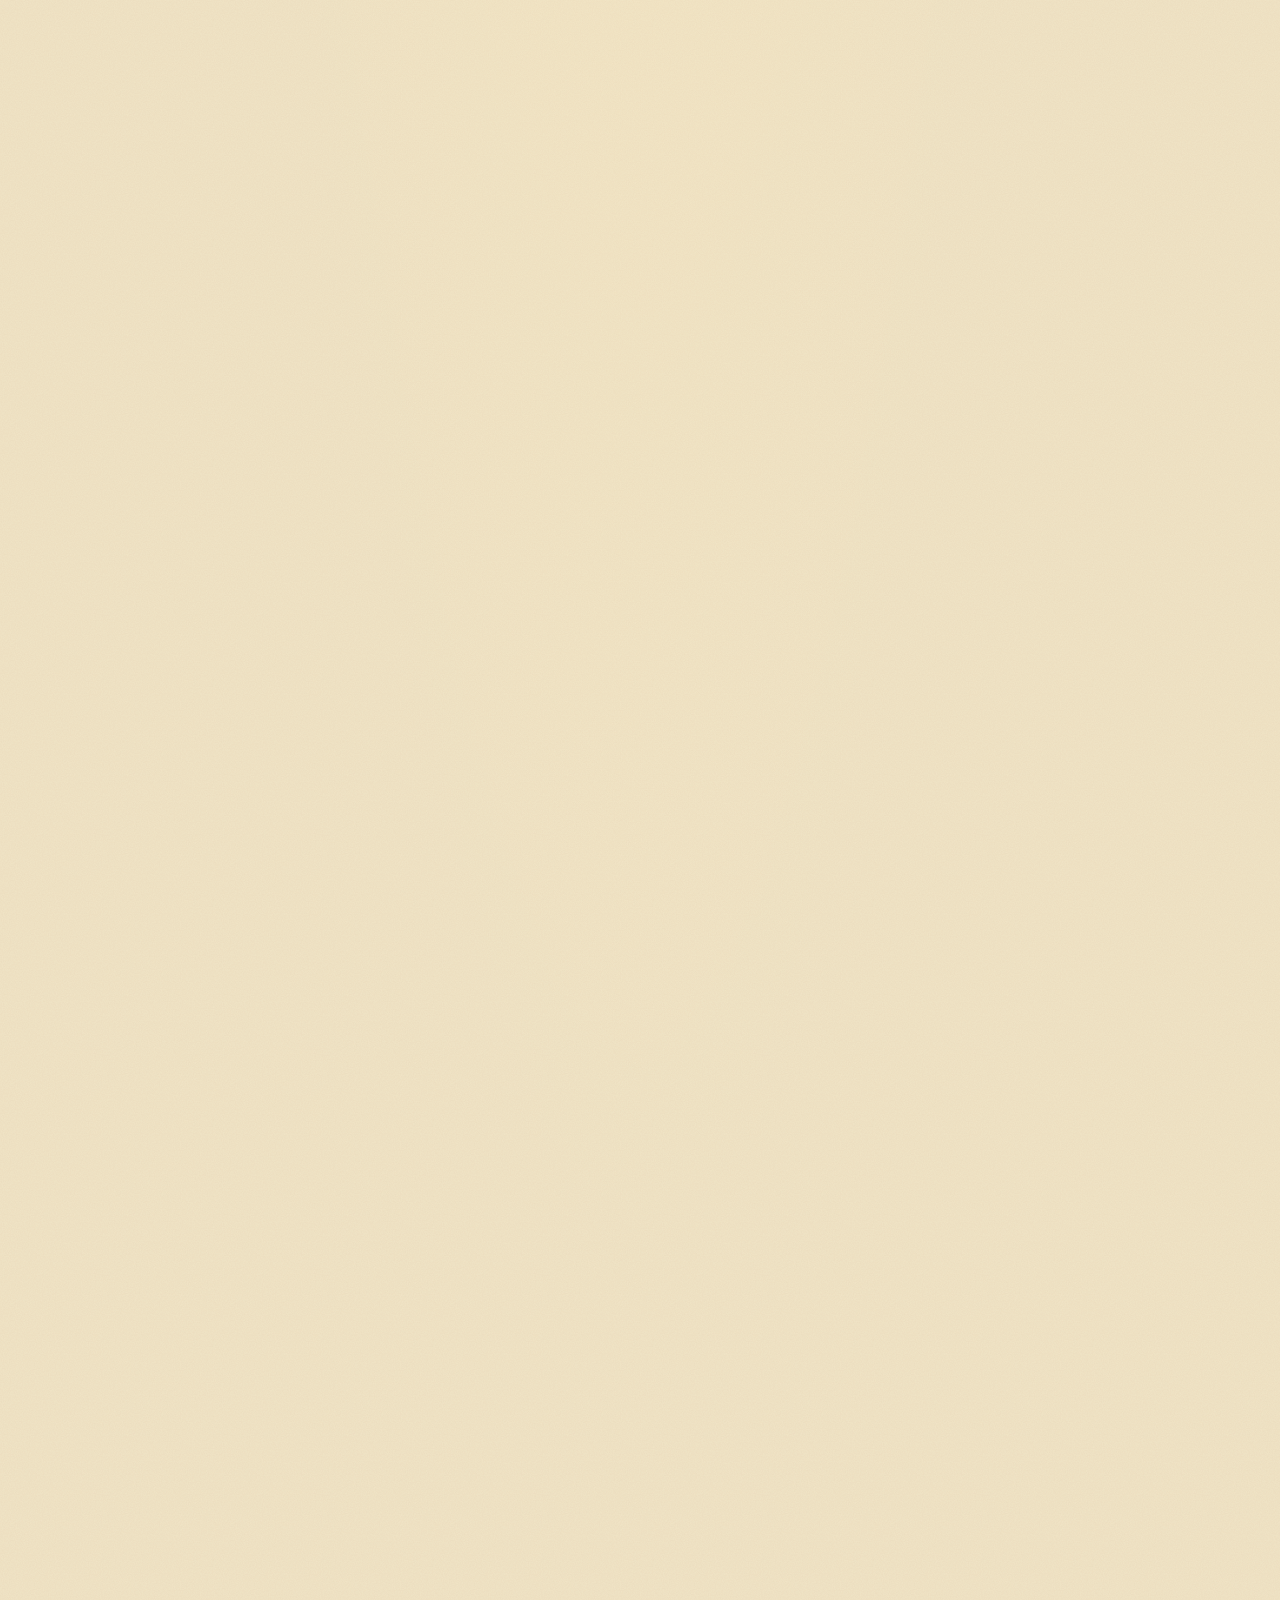
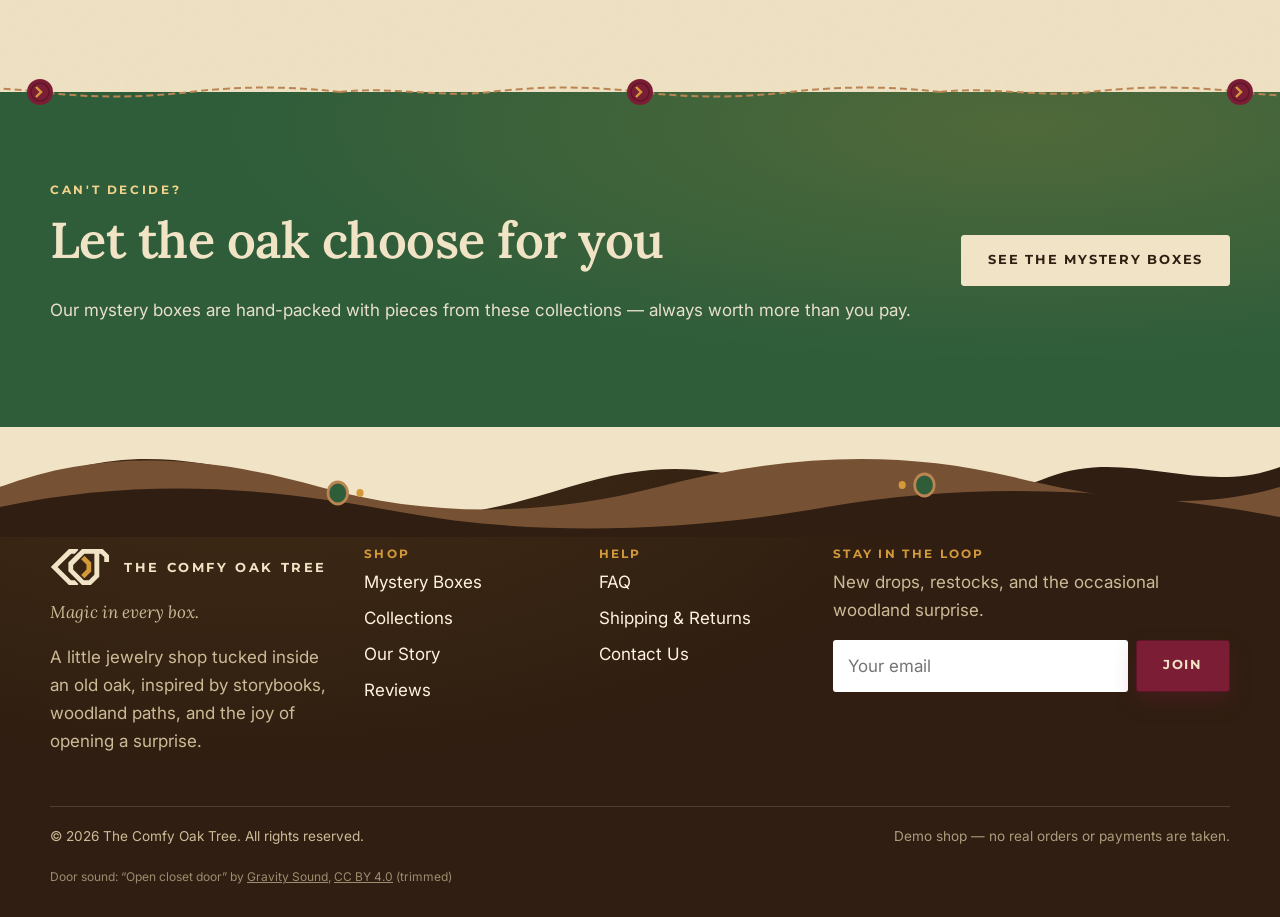
<file: shop.html>
<!DOCTYPE html><html lang="en"><head><meta charset="UTF-8"><title>The Comfy Oak Tree</title><meta http-equiv="refresh" content="0; url=collections.html"><link rel="canonical" href="collections.html"></head><body><a href="collections.html">Continue</a></body></html>
</file>
<file: style.css>
:root{
  --cream:#fbf3dc;
  --cream-2:#f4e7bd;
  --paper:#fffaf0;
  --forest:#2f4a2d;
  --forest-2:#415d38;
  --bark:#8a5b38;
  --bark-dark:#58361f;
  --gold:#e58a00;
  --gold-soft:#f3d28b;
  --ink:#293a27;
  --muted:#6e735f;
  --line:#d7c8a2;
  --shadow:0 18px 50px rgba(57,45,25,.14);
  --radius:28px;
  --max:1180px;
  --serif:"Lora",Georgia,"Times New Roman",serif;
  --sans:Inter,ui-sans-serif,system-ui,-apple-system,"Segoe UI",sans-serif;
}
*{box-sizing:border-box}
html{scroll-behavior:smooth}
body{margin:0;background:#efe7d3;color:var(--ink);font-family:var(--sans);font-size:17px;line-height:1.65;-webkit-font-smoothing:antialiased}
img{max-width:100%;display:block}
a{color:inherit}
button,input,textarea,select{font:inherit}
button,a{touch-action:manipulation}
:focus-visible{outline:3px solid var(--gold);outline-offset:4px}
.container{width:min(var(--max),calc(100% - 40px));margin-inline:auto}

/* Header */
.site-header{position:sticky;top:0;z-index:100;background:rgba(255,250,239,.97);border-bottom:1px solid var(--line);backdrop-filter:blur(10px)}
.header-inner{width:min(1260px,calc(100% - 32px));min-height:88px;margin:auto;display:flex;align-items:center;gap:24px}
.logo{display:inline-flex;align-items:center;gap:10px;text-decoration:none;font-family:var(--serif);font-weight:700;line-height:1;color:var(--forest);font-size:20px;white-space:nowrap}
.logo-mark{width:37px;height:44px;flex:none}
.main-nav{margin-left:auto;display:flex;align-items:center;gap:clamp(12px,2vw,32px)}
.main-nav a{font-family:var(--serif);text-decoration:none;color:var(--forest);font-size:15px;white-space:nowrap;position:relative;padding:8px 0}
.main-nav a::after{content:"";position:absolute;left:0;right:0;bottom:1px;height:2px;background:var(--gold);transform:scaleX(0);transform-origin:center;transition:transform .2s ease}
.main-nav a:hover::after,.main-nav a[aria-current="page"]::after{transform:scaleX(1)}
.menu-toggle{display:none;margin-left:auto;border:1px solid var(--line);background:var(--cream);border-radius:14px;width:46px;height:42px;cursor:pointer}
.menu-toggle span,.menu-toggle span::before,.menu-toggle span::after{display:block;width:22px;height:2px;background:var(--forest);margin:auto;position:relative}
.menu-toggle span::before,.menu-toggle span::after{content:"";position:absolute;left:0}
.menu-toggle span::before{top:-7px}.menu-toggle span::after{top:7px}

/* Shared */
main{overflow:hidden}
.section{padding:88px 0;background:var(--cream)}
.section.alt{background:var(--paper)}
.section.green{background:var(--forest);color:#fff7e6}
.section.green h2,.section.green h3,.section.green p{color:inherit}
.section-head{text-align:center;max-width:760px;margin:0 auto 46px}
.eyebrow{text-transform:uppercase;letter-spacing:.16em;font-weight:800;color:var(--gold);font-size:12px;margin-bottom:10px}
h1,h2,h3,h4{font-family:var(--serif);color:var(--forest);line-height:1.12;margin:0 0 .55em}
h1{font-size:clamp(2.4rem,6vw,5rem);letter-spacing:-.035em}
h2{font-size:clamp(2rem,4vw,3.15rem)}
h3{font-size:1.35rem}
p{margin:0 0 1rem;color:var(--muted)}
.btn{display:inline-flex;align-items:center;justify-content:center;min-height:48px;padding:12px 22px;border-radius:999px;text-decoration:none;font-weight:800;border:1px solid transparent;cursor:pointer;transition:transform .18s ease,background .18s ease,box-shadow .18s ease}
.btn:hover{transform:translateY(-2px)}
.btn-primary{background:var(--gold);color:#fff;box-shadow:0 10px 24px rgba(229,138,0,.22)}
.btn-secondary{background:transparent;color:var(--forest);border-color:var(--gold)}
.btn-secondary:hover{background:#fff3cf}
.btn-light{background:#fff7e7;color:var(--forest);border-color:#fff7e7}
.card{background:var(--paper);border:1px solid rgba(99,81,42,.10);border-radius:var(--radius);box-shadow:var(--shadow);overflow:hidden}

/* Hero */
.hero{position:relative;min-height:min(740px,calc(100svh - 88px));display:flex;align-items:flex-end;padding:64px 0 74px;background:#44563a url("tree-door.jpg") center center/cover no-repeat}
.hero::after{content:"";position:absolute;inset:0;background:linear-gradient(90deg,rgba(23,36,18,.28) 0%,rgba(23,36,18,.06) 55%,rgba(23,36,18,.08) 100%)}
.hero-running-text{position:absolute;left:0;right:0;top:0;z-index:2;background:rgba(255,250,239,.96);border-bottom:1px solid var(--line);padding:9px 0;text-align:center;font-size:12px;letter-spacing:.12em;font-weight:800;color:var(--forest);white-space:nowrap;overflow:hidden}
.hero-content{position:relative;z-index:2;width:min(var(--max),calc(100% - 40px));margin:auto}
.hero-card{width:min(560px,100%);background:rgba(255,249,230,.92);border:1px solid rgba(255,255,255,.5);padding:38px;border-radius:32px;box-shadow:0 24px 55px rgba(30,25,10,.22);backdrop-filter:blur(5px)}
.hero-card h1{font-size:clamp(2.5rem,5.5vw,4.5rem);max-width:9ch}
.hero-card p{font-family:var(--serif);font-size:1.2rem;max-width:42ch;color:#5b654c}
.hero-actions{display:flex;gap:12px;flex-wrap:wrap}

/* Home categories */
.category-grid{display:grid;grid-template-columns:repeat(3,1fr);gap:22px}
.category-card{text-decoration:none;color:inherit;background:var(--paper);border-radius:24px;overflow:hidden;border:1px solid var(--line);box-shadow:var(--shadow);transition:transform .18s ease,box-shadow .18s ease}
.category-card:hover{transform:translateY(-4px);box-shadow:0 24px 55px rgba(57,45,25,.19)}
.category-card img{aspect-ratio:4/3;object-fit:cover}
.category-copy{padding:20px 22px 24px;text-align:center}
.category-copy h3{margin-bottom:5px}.category-copy p{margin:0;font-family:var(--serif)}

/* Tiers */
.tiers-grid{display:grid;grid-template-columns:repeat(3,1fr);gap:24px}
.tier-card{background:var(--cream-2);border:1px solid rgba(79,66,29,.12);border-radius:28px;padding:18px;box-shadow:var(--shadow)}
.tier-card img{aspect-ratio:1/1;object-fit:cover;border-radius:20px;margin-bottom:18px}
.tier-card .tier-body{padding:4px 6px 8px}
.tier-card h3{margin-bottom:8px}.tier-card p{font-family:var(--serif);margin-bottom:18px}
.tier-card.featured{background:var(--bark);color:#fff7e7}.tier-card.featured h3,.tier-card.featured p{color:#fff7e7}

/* Story / split */
.split{display:grid;grid-template-columns:1fr 1fr;min-height:560px}
.split-copy{display:flex;flex-direction:column;justify-content:center;padding:70px clamp(28px,6vw,86px)}
.split-media{min-height:100%;overflow:hidden}
.split-media img{width:100%;height:100%;object-fit:cover}

/* Gallery */
.gallery{display:grid;grid-template-columns:repeat(3,1fr);gap:16px}
.gallery img{width:100%;height:320px;object-fit:cover;border-radius:24px}
.gallery img.tall{height:440px;grid-row:span 2}

/* Page hero */
.page-hero{padding:92px 0 62px;text-align:center;background:var(--cream)}
.page-hero p{max-width:760px;margin:0 auto;font-family:var(--serif);font-size:1.18rem}

/* Mystery detail */
.tier-feature{display:grid;grid-template-columns:1.05fr .95fr;align-items:center;gap:40px;padding:0 0 72px}
.tier-feature.reverse .tier-feature-media{order:2}.tier-feature.reverse .tier-feature-copy{order:1}
.tier-feature.greenish{background:var(--forest);color:#fff7e8;padding:72px 5%;border-radius:36px}
.tier-feature-media img{width:100%;aspect-ratio:4/3;object-fit:cover;border-radius:30px;box-shadow:var(--shadow)}
.tier-feature-copy{padding:10px}.tier-feature-copy p{font-family:var(--serif);font-size:1.1rem}.pill{display:inline-flex;padding:7px 12px;border-radius:999px;background:var(--gold-soft);color:var(--bark-dark);font-size:12px;font-weight:800;text-transform:uppercase;letter-spacing:.08em;margin-bottom:14px}

/* Products */
.product-grid{display:grid;grid-template-columns:repeat(3,1fr);gap:22px}
.product-card{background:var(--paper);border:1px solid var(--line);border-radius:24px;overflow:hidden;box-shadow:var(--shadow)}
.product-card img{aspect-ratio:1/1;object-fit:cover}
.product-info{padding:18px 18px 22px}.product-info h3{margin-bottom:4px}.price{font-weight:900;color:var(--gold);font-size:1.05rem}

/* Reviews */
.review-grid{display:grid;grid-template-columns:repeat(3,1fr);gap:22px}
.review-card{padding:28px;background:var(--bark);color:#fff7ea;border-radius:24px;box-shadow:var(--shadow)}
.review-card h3,.review-card p{color:inherit}.review-card p{font-family:var(--serif)}

/* FAQ */
.faq-list{max-width:820px;margin:0 auto}.faq-item{padding:22px 0;border-bottom:1px solid var(--line)}
.faq-item summary{list-style:none;cursor:pointer;font-family:var(--serif);font-weight:700;font-size:1.22rem;color:var(--forest);padding-right:35px;position:relative}
.faq-item summary::-webkit-details-marker{display:none}
.faq-item summary::after{content:"+";position:absolute;right:0;top:-3px;font-family:var(--sans);font-size:1.5rem;color:var(--gold)}
.faq-item[open] summary::after{content:"–"}.faq-item p{padding:10px 38px 0 0;font-family:var(--serif)}

/* Contact / shipping */
.contact-grid{display:grid;grid-template-columns:1fr 1fr;gap:36px;align-items:start}
.contact-panel,.form-panel{background:var(--cream-2);border-radius:30px;padding:34px;box-shadow:var(--shadow);border:1px solid var(--line)}
.contact-details{display:grid;gap:18px;margin-top:24px}.detail strong{display:block;color:var(--forest);margin-bottom:3px}
.form-grid{display:grid;gap:14px}.field label{display:grid;gap:7px;font-weight:800;color:var(--forest);font-size:.9rem}.field input,.field textarea,.field select{width:100%;border:1px solid #cdbf9e;background:#fffdf7;border-radius:14px;padding:13px 14px;color:var(--ink);min-height:48px}.field textarea{min-height:150px;resize:vertical}
.policy-grid{display:grid;grid-template-columns:1fr 1fr;gap:28px}.policy-card{padding:30px;border-radius:26px;background:var(--paper);border:1px solid var(--line);box-shadow:var(--shadow)}.policy-card ul{padding-left:22px;color:var(--muted)}

/* Footer */
.site-footer{background:#1e2d1d;color:#fff3df;padding:52px 0 30px}.footer-inner{display:grid;grid-template-columns:1.4fr 1fr 1fr 1.2fr;gap:35px}.footer-logo{font-family:var(--serif);font-size:1.45rem;font-weight:700;margin-bottom:10px}.footer-inner h4{color:#f8eac6;font-size:1rem}.footer-inner a{color:#fff3df;text-decoration:none}.footer-inner a:hover{color:var(--gold-soft)}.footer-links{list-style:none;padding:0;margin:0;display:grid;gap:8px}.newsletter{display:flex;gap:8px}.newsletter input{min-width:0;flex:1;border:0;border-radius:999px;padding:12px 15px}.footer-bottom{margin-top:35px;padding-top:18px;border-top:1px solid rgba(255,255,255,.15);font-size:.85rem;display:flex;justify-content:space-between;gap:20px;flex-wrap:wrap;color:#d7d0bf}

/* Responsive */
@media (max-width:1100px){
  .main-nav{gap:14px}.main-nav a{font-size:14px}
  .footer-inner{grid-template-columns:repeat(2,1fr)}
}
@media (max-width:860px){
  .header-inner{min-height:74px}.menu-toggle{display:block}.main-nav{display:none;position:absolute;left:12px;right:12px;top:calc(100% + 8px);background:rgba(255,250,239,.99);border:1px solid var(--line);border-radius:18px;padding:10px;box-shadow:var(--shadow);flex-direction:column;align-items:stretch;gap:0}.main-nav.open{display:flex}.main-nav a{padding:13px 14px;border-bottom:1px solid rgba(215,200,162,.6)}.main-nav a:last-child{border-bottom:0}
  .category-grid,.tiers-grid,.product-grid,.review-grid{grid-template-columns:1fr 1fr}
  .split,.contact-grid,.policy-grid,.tier-feature{grid-template-columns:1fr}.tier-feature.reverse .tier-feature-media{order:0}.tier-feature.reverse .tier-feature-copy{order:1}
  .split-media{min-height:360px}.gallery{grid-template-columns:1fr 1fr}.gallery img,.gallery img.tall{height:280px}
  .hero{min-height:650px}.hero-card{max-width:520px}
}
@media (max-width:620px){
  body{font-size:16px}.container{width:min(var(--max),calc(100% - 28px))}.section{padding:64px 0}.section-head{margin-bottom:32px}.page-hero{padding:68px 0 44px}
  .category-grid,.tiers-grid,.product-grid,.review-grid,.gallery,.footer-inner{grid-template-columns:1fr}
  .hero{min-height:calc(100svh - 74px);padding:34px 0 30px;background-position:center center}.hero-running-text{font-size:10px}.hero-card{padding:25px;border-radius:24px}.hero-card p{font-size:1.05rem}.hero-actions{display:grid;grid-template-columns:1fr 1fr}.hero-actions .btn{width:100%}
  .split-copy{padding:52px 28px}.split-media{min-height:300px}.gallery img,.gallery img.tall{height:250px}
  .contact-panel,.form-panel,.policy-card{padding:24px;border-radius:24px}.footer-bottom{flex-direction:column}
}
@media (max-width:390px){.hero-actions{grid-template-columns:1fr}.logo{font-size:18px}.logo-mark{width:33px}}
@media (prefers-reduced-motion:reduce){*,*::before,*::after{scroll-behavior:auto!important;animation-duration:.001ms!important;transition-duration:.001ms!important}}


/* Added woodland visual sections */
.woodland-showcase{background:linear-gradient(180deg,#f8f0d8 0%,#efe2bd 100%)}
.showcase-grid{display:grid;grid-template-columns:1fr 1.15fr;gap:42px;align-items:center}
.showcase-copy{padding-right:10px}.showcase-copy h2{max-width:15ch}.mini-features{display:grid;gap:12px;margin-top:24px}.mini-features span{display:flex;align-items:center;gap:12px;font-weight:800;color:var(--forest)}.mini-features img{width:48px;height:48px;object-fit:cover;border-radius:12px;border:1px solid var(--line)}
.showcase-images{display:grid;grid-template-columns:1.15fr .85fr;gap:14px;align-items:stretch}.showcase-images img{width:100%;height:100%;min-height:220px;object-fit:cover;border-radius:24px;box-shadow:var(--shadow)}.showcase-images img:first-child{min-height:460px}.showcase-images img:last-child{min-height:300px}
.shipping-visual .split{min-height:430px}.shipping-visual .split-media img{width:100%;height:100%;object-fit:cover}.shipping-visual .split-copy{background:var(--cream-2)}
@media (max-width:860px){.showcase-grid{grid-template-columns:1fr}.showcase-copy h2{max-width:none}.showcase-images{grid-template-columns:1fr 1fr}.showcase-images img:first-child,.showcase-images img:last-child{min-height:280px}}
@media (max-width:620px){.showcase-images{grid-template-columns:1fr}.showcase-images img:first-child,.showcase-images img:last-child{min-height:240px}.mini-features span{font-size:.95rem}}

/* =========================================================
   Shop upgrade: basket, checkout, products, forms
   ========================================================= */
[hidden]{display:none!important}
.skip-link{position:absolute;left:-999px;top:8px;z-index:300;background:var(--forest);color:#fff;padding:10px 16px;border-radius:10px}
.skip-link:focus{left:12px}
.logo-mark{width:auto;height:46px;object-fit:contain}

/* Basket button */
.cart-btn{position:relative;margin-left:18px;display:inline-grid;place-items:center;width:46px;height:42px;border-radius:14px;border:1px solid var(--line);background:var(--cream);color:var(--forest);cursor:pointer;transition:background .2s}
.cart-btn:hover{background:var(--cream-2)}
.cart-count{position:absolute;top:-7px;right:-7px;min-width:21px;height:21px;padding:0 5px;border-radius:999px;background:var(--gold);color:#fff;font-size:11px;font-weight:800;display:grid;place-items:center;border:2px solid var(--paper)}
.cart-count.bump{animation:bump .4s ease}
@keyframes bump{50%{transform:scale(1.35)}}

/* Drawer */
.cart-overlay{position:fixed;inset:0;background:rgba(30,25,12,.45);z-index:180;opacity:0;transition:opacity .25s}
.cart-overlay.show{opacity:1}
.cart-drawer{position:fixed;top:0;right:0;bottom:0;width:min(420px,100%);background:var(--paper);z-index:190;display:flex;flex-direction:column;box-shadow:-20px 0 50px rgba(30,25,12,.25);transform:translateX(105%);transition:transform .3s ease;visibility:hidden}
.cart-drawer.open{transform:none;visibility:visible}
.cart-head{display:flex;justify-content:space-between;align-items:center;padding:22px 24px;border-bottom:1px solid var(--line)}
.cart-head h2{font-size:1.5rem;margin:0}
.cart-close{border:0;background:none;font-size:32px;line-height:1;color:var(--forest);cursor:pointer;padding:4px 8px}
.cart-ship{padding:12px 24px;font-size:.88rem;background:var(--cream);color:var(--forest);border-bottom:1px solid var(--line)}
.ship-bar{height:6px;border-radius:9px;background:#eadfbe;margin-top:8px;overflow:hidden}
.ship-bar i{display:block;height:100%;background:var(--gold);border-radius:9px;transition:width .4s}
.cart-items{flex:1;overflow-y:auto;padding:8px 24px}
.cart-empty{text-align:center;padding:50px 10px;color:var(--muted)}
.cart-empty .btn{margin-top:14px}
.cart-item{display:grid;grid-template-columns:72px 1fr auto;gap:14px;align-items:center;padding:16px 0;border-bottom:1px solid rgba(215,200,162,.6)}
.cart-item img{width:72px;height:72px;object-fit:cover;border-radius:14px}
.cart-item h3{font-size:1rem;margin:0 0 2px}
.cart-item small{display:block;color:var(--muted);font-size:.8rem}
.qty{display:inline-flex;align-items:center;border:1px solid var(--line);border-radius:999px;margin-top:6px}
.qty button{border:0;background:none;width:30px;height:30px;cursor:pointer;color:var(--forest);font-size:16px}
.qty span{min-width:22px;text-align:center;font-weight:700;font-size:.9rem}
.cart-item-right{text-align:right}
.cart-item-right strong{display:block;color:var(--forest)}
.remove{border:0;background:none;color:var(--muted);font-size:.78rem;text-decoration:underline;cursor:pointer;margin-top:6px;padding:0}
.cart-foot{padding:18px 24px 24px;border-top:1px solid var(--line);display:grid;gap:10px;background:var(--cream)}
.cart-total{display:flex;justify-content:space-between;font-size:1.1rem;color:var(--forest);margin-bottom:4px}
.btn-block{width:100%}
.btn-small{min-height:40px;padding:8px 16px;font-size:.88rem}
.btn[disabled]{opacity:.6;cursor:not-allowed;transform:none}
body.no-scroll{overflow:hidden}

/* Toast */
.toast{position:fixed;left:50%;bottom:24px;transform:translate(-50%,30px);background:var(--forest);color:#fff7e6;padding:13px 22px;border-radius:999px;font-weight:700;font-size:.92rem;box-shadow:var(--shadow);opacity:0;pointer-events:none;transition:all .3s;z-index:250;white-space:nowrap}
.toast.show{opacity:1;transform:translate(-50%,0)}

/* Products */
.product-grid{display:flex;flex-wrap:wrap;justify-content:center}
.product-grid>.product-card{flex:0 1 calc((100% - 44px)/3)}
.product-card{display:flex;flex-direction:column;transition:transform .2s,box-shadow .2s}
.product-card:hover{transform:translateY(-4px);box-shadow:0 24px 55px rgba(57,45,25,.19)}
.product-media{position:relative;overflow:hidden}
.product-media img{transition:transform .5s}
.product-card:hover .product-media img{transform:scale(1.05)}
.badge{position:absolute;top:14px;left:14px;background:var(--forest);color:#fff7e6;font-size:11px;font-weight:800;letter-spacing:.06em;text-transform:uppercase;padding:6px 11px;border-radius:999px}
.product-info{display:flex;flex-direction:column;flex:1}
.product-desc{font-family:var(--serif);font-size:.95rem;margin-bottom:14px}
.product-row{margin-top:auto;display:flex;align-items:center;justify-content:space-between;gap:10px}
.chip-nav{display:flex;flex-wrap:wrap;justify-content:center;gap:10px;margin-top:26px}
.chip-nav a{text-decoration:none;border:1px solid var(--gold);color:var(--forest);padding:8px 16px;border-radius:999px;font-weight:700;font-size:.9rem;background:var(--paper)}
.chip-nav a:hover{background:#fff3cf}
.cta-band{display:flex;justify-content:space-between;align-items:center;gap:30px}
.cta-band h2{color:#fff7e6}

/* Mystery boxes */
.tier-price{font-family:var(--serif);font-weight:700;font-size:1.6rem;color:var(--forest);margin:-6px 0 14px}
.tier-card.featured .tier-price{color:#fff7e7}
.compare{display:grid;grid-template-columns:repeat(3,1fr);gap:14px;max-width:720px;margin:30px auto 0}
.compare-card{text-decoration:none;background:var(--paper);border:1px solid var(--line);border-radius:20px;padding:18px 12px;display:grid;gap:2px;box-shadow:var(--shadow);transition:transform .2s}
.compare-card:hover{transform:translateY(-3px)}
.compare-name{font-weight:800;color:var(--forest);font-size:.9rem}
.compare-price{font-family:var(--serif);font-size:1.9rem;font-weight:700;color:var(--gold)}
.compare-worth{font-size:.8rem;color:var(--muted)}
.pill-hot{background:var(--forest);color:#fff7e6}
.section.green .pill-hot{background:var(--gold);color:#fff}
.box-price{display:flex;align-items:baseline;gap:12px;margin:6px 0 10px}
.box-price .price{font-family:var(--serif);font-size:2.4rem}
.price-light{color:var(--gold-soft)!important}
.worth{font-size:.95rem;color:var(--muted);text-decoration:none}
.section.green .worth{color:#d9d0b8}
.ticks{list-style:none;padding:0;margin:0 0 22px;display:grid;gap:8px}
.ticks li{display:flex;gap:10px;color:var(--ink);font-weight:600}
.ticks li::before{content:"✓";color:var(--gold);font-weight:900}
.ticks-light li{color:#fff7e6}
.box-buy{display:flex;flex-wrap:wrap;align-items:flex-end;gap:12px}
.pref{display:grid;gap:5px;font-size:.8rem;font-weight:800;color:var(--forest)}
.section.green .pref{color:#f3d28b}
.pref select{min-height:48px;border-radius:999px;border:1px solid #cdbf9e;background:#fffdf7;padding:0 16px;color:var(--ink)}
.steps{display:grid;grid-template-columns:repeat(3,1fr);gap:22px}
.step{background:var(--cream-2);border:1px solid var(--line);border-radius:24px;padding:28px;text-align:center}
.step span{display:inline-grid;place-items:center;width:44px;height:44px;border-radius:50%;background:var(--gold);color:#fff;font-weight:800;margin-bottom:12px}
.step p{font-family:var(--serif);margin:0}

/* Reviews */
.stars{color:var(--gold-soft);letter-spacing:3px;margin-bottom:10px}

/* Forms */
.field-error{border-color:#c4472d!important;background:#fff5f1!important}
.error-msg{display:block;color:#b13a22;font-size:.8rem;font-weight:700;margin-top:-2px}
.form-status{margin:6px 0 0;font-size:.9rem;font-weight:700;min-height:1.2em}
.form-status.ok{color:var(--forest-2)}
.site-footer .form-status.ok{color:var(--gold-soft)}
.form-status small{display:block;font-weight:400;opacity:.75}
.newsletter input.field-error{outline:2px solid #e9826b}
.optional{font-weight:400;color:var(--muted)}
.demo-flag{opacity:.8}

/* Checkout */
.page-hero-sm{padding:70px 0 40px}
.demo-banner{background:#fff4d6;border:1px solid var(--gold-soft);color:var(--bark-dark);border-radius:16px;padding:14px 18px;margin-bottom:28px;font-size:.95rem}
.checkout-grid{display:grid;grid-template-columns:1.35fr 1fr;gap:32px;align-items:start}
.field-row{display:grid;grid-template-columns:1fr 1fr;gap:14px}
.ship-options{border:1px solid var(--line);border-radius:18px;padding:12px 16px;margin:0;display:grid;gap:8px;background:#fffdf7}
.ship-options legend{font-weight:800;color:var(--forest);font-size:.9rem;padding:0 6px}
.radio{display:grid;grid-template-columns:auto 1fr auto;gap:10px;align-items:center;cursor:pointer;padding:6px 0}
.radio input{accent-color:var(--gold);width:18px;height:18px}
.radio span{color:var(--muted);font-size:.92rem}.radio strong{color:var(--forest);margin-right:6px}
.radio em{font-style:normal;font-weight:800;color:var(--forest)}
.pay-demo{border:1px dashed #cdbf9e;border-radius:18px;padding:14px 16px;background:#fffdf7}
.pay-demo strong{color:var(--forest)}.pay-demo p{margin:4px 0 0;font-size:.9rem}
.summary{padding:28px;position:sticky;top:110px}
.summary h2{font-size:1.5rem}
.summary .cart-item{grid-template-columns:60px 1fr auto}
.summary .cart-item img{width:60px;height:60px}
.summary-row{display:flex;justify-content:space-between;padding:10px 0;color:var(--muted)}
.summary-total{border-top:1px solid var(--line);margin-top:6px;padding-top:16px;color:var(--forest);font-size:1.2rem}
.checkout-empty,.order-done{text-align:center;max-width:620px;margin:20px auto;padding:40px 30px;background:var(--paper);border:1px solid var(--line);border-radius:30px;box-shadow:var(--shadow)}
.done-icon{width:74px;height:74px;border-radius:50%;background:var(--forest);color:#fff;font-size:34px;display:grid;place-items:center;margin:0 auto 18px}
.demo-note{font-size:.85rem}

/* Scroll reveal */
.js .reveal{opacity:0;transform:translateY(22px);transition:opacity .7s ease,transform .7s ease}
.js .reveal.in{opacity:1;transform:none}

@media (max-width:860px){
  .cart-btn{margin-left:auto}.menu-toggle{margin-left:10px}
  .product-grid>.product-card{flex-basis:calc((100% - 22px)/2)}
  .checkout-grid,.steps{grid-template-columns:1fr}.summary{position:static;order:-1}
  .cta-band{flex-direction:column;align-items:flex-start}
}
@media (max-width:620px){
  .product-grid>.product-card{flex-basis:100%}
  .compare{grid-template-columns:repeat(3,1fr);gap:8px}.compare-price{font-size:1.4rem}
  .field-row{grid-template-columns:1fr}
  .box-buy{flex-direction:column;align-items:stretch}.box-buy .btn{width:100%}.pref select{width:100%}
  .toast{white-space:normal;width:calc(100% - 32px);text-align:center}
}
@media (prefers-reduced-motion:reduce){.js .reveal{opacity:1;transform:none}}
</file>
<file: cozy.css>
/* =====================================================================
   The Comfy Oak Tree — COZY HILLSIDE THEME
   Storybook layer on top of style.css: parchment, wood, round doors,
   lantern light, fireflies, hearth.
   ===================================================================== */
:root{
  --parchment:#f6ead0;
  --parchment-2:#efdfbc;
  --walnut:#3b2716;
  --walnut-2:#5a3b22;
  --door:#2f5a32;
  --door-2:#3f7442;
  --brass:#c9a24a;
  --ember:#e9822a;
  --hearth:#24170e;
  --display:"IM Fell English","Lora",Georgia,serif;
  --hand:"Caveat","Lora",cursive;
  --serif:"Lora",Georgia,serif;
  --sans:"Lora",Georgia,serif;
  --radius:22px;
}
body{
  font-family:var(--serif);
  background-color:var(--parchment);
  background-image:
    radial-gradient(ellipse at 50% 0%,rgba(255,240,200,.55),transparent 60%),
    url("data:image/svg+xml,%3Csvg xmlns='http://www.w3.org/2000/svg' width='220' height='220'%3E%3Cfilter id='n'%3E%3CfeTurbulence type='fractalNoise' baseFrequency='.85' numOctaves='3' stitchTiles='stitch'/%3E%3CfeColorMatrix values='0 0 0 0 .45 0 0 0 0 .33 0 0 0 0 .18 0 0 0 .09 0'/%3E%3C/filter%3E%3Crect width='100%25' height='100%25' filter='url(%23n)'/%3E%3C/svg%3E");
}
h1,h2,h3{font-family:var(--display);font-weight:400;letter-spacing:0;color:#2c3f22}
h1{letter-spacing:-.01em}
h3{font-size:1.45rem}
.btn,.cart-btn,.badge,.pill,.price,.compare-name,.field label,.pref,.cart-total,.radio,.ship-options legend,.summary-row,.toast,.chip-nav a,.qty,.remove{font-family:"Inter",system-ui,sans-serif}
.eyebrow{font-family:var(--hand);text-transform:none;letter-spacing:0;font-weight:600;font-size:1.45rem;color:var(--ember);margin-bottom:2px}
.eyebrow::before,.eyebrow::after{content:"~";margin:0 .35em;opacity:.7}
.section-head .eyebrow::before{content:"❦";margin-right:.4em;font-size:.9em}
.section-head .eyebrow::after{content:"❦";margin-left:.4em;font-size:.9em;display:inline-block;transform:scaleX(-1)}

/* ---------- Sections: parchment / moss / hearth ---------- */
.section,.page-hero{background:transparent}
.section.alt{background:linear-gradient(180deg,rgba(239,223,188,.75),rgba(239,223,188,.35))}
.section.green{background:#2e4426 radial-gradient(ellipse at 80% 10%,rgba(255,214,140,.18),transparent 55%);color:#f6ead0}
.page-hero{position:relative;padding-bottom:40px}
.page-hero h1{font-size:clamp(2.6rem,6vw,4.6rem)}
.page-hero::after{content:"";display:block;width:min(420px,80%);height:34px;margin:26px auto 0;background:url("data:image/svg+xml,%3Csvg xmlns='http://www.w3.org/2000/svg' viewBox='0 0 420 34'%3E%3Cpath d='M10 17c60-14 110 14 200 0s140-14 200 0' fill='none' stroke='%236b7f3a' stroke-width='2'/%3E%3Cg fill='%236b7f3a'%3E%3Cellipse cx='70' cy='12' rx='9' ry='4' transform='rotate(-25 70 12)'/%3E%3Cellipse cx='130' cy='22' rx='9' ry='4' transform='rotate(25 130 22)'/%3E%3Cellipse cx='290' cy='12' rx='9' ry='4' transform='rotate(-25 290 12)'/%3E%3Cellipse cx='350' cy='22' rx='9' ry='4' transform='rotate(25 350 22)'/%3E%3C/g%3E%3Ccircle cx='210' cy='17' r='8' fill='%23a86a2c'/%3E%3Cpath d='M202 14h16c0-6-16-6-16 0z' fill='%235a3b22'/%3E%3C/svg%3E") center/contain no-repeat}

/* Vine divider between sections */
.vine{height:46px;margin:-23px 0;position:relative;z-index:3;pointer-events:none;background:url("data:image/svg+xml,%3Csvg xmlns='http://www.w3.org/2000/svg' viewBox='0 0 600 46'%3E%3Cpath d='M0 23c50-16 100 16 150 0s100-16 150 0 100 16 150 0 100-16 150 0' fill='none' stroke='%235f7434' stroke-width='2.2'/%3E%3Cg fill='%237a8f44'%3E%3Cpath d='M75 15c6-10 18-10 22-4-6 8-16 9-22 4z'/%3E%3Cpath d='M225 31c6 10 18 10 22 4-6-8-16-9-22-4z'/%3E%3Cpath d='M375 15c6-10 18-10 22-4-6 8-16 9-22 4z'/%3E%3Cpath d='M525 31c6 10 18 10 22 4-6-8-16-9-22-4z'/%3E%3C/g%3E%3Cg%3E%3Ccircle cx='300' cy='23' r='9' fill='%23b07432'/%3E%3Cpath d='M290 20h20c0-8-20-8-20 0z' fill='%23553719'/%3E%3C/g%3E%3C/svg%3E") center/600px 46px repeat-x;opacity:.9}

/* ---------- Header: wooden beam ---------- */
.site-header{
  background:
    repeating-linear-gradient(90deg,rgba(0,0,0,.05) 0 2px,transparent 2px 90px),
    repeating-linear-gradient(0deg,rgba(255,255,255,.025) 0 1px,transparent 1px 7px),
    linear-gradient(180deg,#5a3b22,#3b2716);
  border-bottom:4px solid #2a1b0e;box-shadow:0 6px 18px rgba(40,25,10,.35);backdrop-filter:none}
.site-header::after{content:"";position:absolute;left:0;right:0;bottom:-10px;height:6px;background:linear-gradient(180deg,rgba(201,162,74,.55),transparent)}
.logo{color:#f6e3b4;font-family:var(--display);font-weight:400;font-size:22px}
.logo-mark{filter:drop-shadow(0 2px 3px rgba(0,0,0,.35))}
.main-nav a{color:#f3e2bd;font-family:var(--display);font-size:17px}
.main-nav a::after{background:var(--brass);height:2px}
.main-nav a[aria-current="page"]{color:#ffd98a}
.cart-btn,.hearth-btn,.menu-toggle{background:radial-gradient(circle at 35% 30%,#f0d27c,#b98b30 70%,#7d5a18);border:1px solid #2a1b0e;color:#3b2716;border-radius:50%;width:44px;height:44px;box-shadow:inset 0 -2px 4px rgba(0,0,0,.3),0 2px 5px rgba(0,0,0,.35)}
.menu-toggle span,.menu-toggle span::before,.menu-toggle span::after{background:#3b2716}
.cart-btn:hover,.hearth-btn:hover{filter:brightness(1.1);background:radial-gradient(circle at 35% 30%,#f7de95,#c99a3a 70%,#86621d)}
.hearth-btn{margin-left:14px;display:inline-grid;place-items:center;cursor:pointer;font-size:19px;padding:0}
.hearth-btn[aria-pressed="true"]{box-shadow:0 0 0 3px rgba(233,130,42,.55),0 0 22px rgba(233,130,42,.8)}
.cart-count{border-color:#3b2716;background:#b63a1d}
@media (max-width:860px){
  .main-nav{background:linear-gradient(180deg,#4a3019,#3b2716);border-color:#2a1b0e}
  .main-nav a{border-bottom-color:rgba(243,226,189,.15)}
  .hearth-btn{margin-left:auto}.cart-btn{margin-left:10px}
}

/* ---------- Hero: lantern glow + fireflies ---------- */
.hero{background-image:url("tree-door.jpg")}
.hero::after{background:
  radial-gradient(ellipse at 62% 62%,rgba(255,196,110,.28),transparent 38%),
  linear-gradient(90deg,rgba(30,22,10,.45) 0%,rgba(30,22,10,.08) 55%,rgba(30,22,10,.18) 100%),
  linear-gradient(0deg,rgba(30,20,8,.35),transparent 40%)}
.hero-running-text{background:linear-gradient(180deg,#f3e2b8,#e7d19c);color:#4b3219;font-family:var(--display);letter-spacing:.14em;border-bottom:1px solid #b8955a}
.hero-card{background:
  url("data:image/svg+xml,%3Csvg xmlns='http://www.w3.org/2000/svg' width='160' height='160'%3E%3Cfilter id='n'%3E%3CfeTurbulence baseFrequency='.9' numOctaves='2'/%3E%3CfeColorMatrix values='0 0 0 0 .5 0 0 0 0 .38 0 0 0 0 .2 0 0 0 .08 0'/%3E%3C/filter%3E%3Crect width='100%25' height='100%25' filter='url(%23n)'/%3E%3C/svg%3E"),
  linear-gradient(160deg,#fbf0d4,#f1dfb3);
  border:1px solid #c9a86a;border-radius:6px 6px 6px 6px;box-shadow:0 30px 60px rgba(20,12,4,.45),inset 0 0 40px rgba(160,110,40,.18);position:relative;backdrop-filter:none}
.hero-card::before{content:"";position:absolute;top:-16px;right:34px;width:54px;height:54px;border-radius:50%;
  background:radial-gradient(circle at 38% 35%,#d0563a,#9e2c17 60%,#6e1b0c);box-shadow:0 4px 8px rgba(0,0,0,.35),inset 0 0 0 5px rgba(0,0,0,.08)}
.hero-card::after{content:"❦";position:absolute;top:-6px;right:50px;font-size:24px;color:#f3c3a3;opacity:.85}
.hero-card h1{font-family:var(--display);font-weight:400}
.fireflies{position:absolute;inset:0;z-index:1;pointer-events:none;overflow:hidden}
.fireflies i{position:absolute;width:6px;height:6px;border-radius:50%;background:#ffe9a3;box-shadow:0 0 10px 4px rgba(255,220,120,.75);opacity:0;animation:fly var(--d,9s) ease-in-out infinite,glow 2.6s ease-in-out infinite;animation-delay:var(--l,0s),var(--l,0s)}
@keyframes fly{0%{transform:translate(0,0)}25%{transform:translate(30px,-40px)}50%{transform:translate(-20px,-80px)}75%{transform:translate(25px,-50px)}100%{transform:translate(0,0)}}
@keyframes glow{0%,100%{opacity:0}40%,60%{opacity:.95}}

/* ---------- Buttons ---------- */
.btn{border-radius:999px;letter-spacing:.01em}
.btn-primary{background:linear-gradient(180deg,#ef9a3c,#d06f12);box-shadow:0 4px 0 #8f4a0b,0 10px 20px rgba(160,80,10,.25);border:1px solid #8f4a0b}
.btn-primary:hover{transform:translateY(-1px);box-shadow:0 5px 0 #8f4a0b,0 14px 24px rgba(160,80,10,.3)}
.btn-primary:active{transform:translateY(3px);box-shadow:0 1px 0 #8f4a0b}
.btn-secondary{border:2px solid #a87b3c;color:#3b2716;background:rgba(255,248,230,.6)}
.btn-light{background:#fbf0d4;border:1px solid #d9bf87;color:#2c3f22;box-shadow:0 4px 0 #b8955a}

/* ---------- Round doors (mystery boxes) ---------- */
.door-frame{position:relative;aspect-ratio:1/1;border-radius:50%;overflow:hidden;perspective:900px;
  box-shadow:0 0 0 10px #8b6a46,0 0 0 13px #5d4329,0 0 0 16px #a8865c,0 16px 32px rgba(40,25,10,.35);margin:16px 16px 34px;background:#2a1b0e}
.door-frame img{width:100%;height:100%;object-fit:cover;aspect-ratio:auto;border-radius:0;margin:0}
.door{position:absolute;inset:0;border-radius:50%;transform-origin:4% 50%;transition:transform 1.1s cubic-bezier(.6,.05,.3,1);z-index:2;
  background:
    radial-gradient(circle at 50% 50%,transparent 58%,rgba(0,0,0,.18) 59%,transparent 61%),
    repeating-linear-gradient(90deg,rgba(0,0,0,.22) 0 2px,transparent 2px 16.6%),
    linear-gradient(90deg,#2b5530,#3e7243 30%,#356338 70%,#28502c);
  box-shadow:inset 0 0 30px rgba(0,0,0,.45)}
.door::before{content:"";position:absolute;left:50%;top:50%;width:26px;height:26px;margin:-13px;border-radius:50%;
  background:radial-gradient(circle at 35% 30%,#ffe39a,#c99a3a 55%,#7a5716);box-shadow:0 3px 6px rgba(0,0,0,.5)}
.door::after{content:"";position:absolute;left:12%;right:12%;top:50%;height:3px;margin-top:-1px;background:rgba(0,0,0,.18)}
.tier-card:hover .door,.tier-card:focus-within .door,.door-frame.is-open .door,.tier-feature:hover .door{transform:rotateY(-108deg)}
.tier-card{background:linear-gradient(180deg,#f3e3bf,#ead4a4);border:1px solid #cfae73;border-radius:24px;padding:12px 14px 20px;text-align:center}
.tier-card.featured{background:linear-gradient(180deg,#6b4527,#4e311b);border-color:#3b2716}
.tier-card .door-frame{margin:18px auto 30px;width:78%}
.tier-card h3{font-size:1.7rem}
.tier-price{font-family:var(--display);font-size:2rem;font-weight:400}
.tier-feature .door-frame{border-radius:50% 50% 18px 18px / 42% 42% 18px 18px;aspect-ratio:4/3.4;margin:16px}
.tier-feature .door-frame .door{border-radius:inherit;transform-origin:3% 50%}
.door-hint{font-family:var(--hand);font-size:1.25rem;color:var(--ember);display:block;margin-top:-18px;margin-bottom:6px}
.tier-card.featured .door-hint{color:#ffd28a}

/* ---------- Cards: arched windows ---------- */
.category-card{border-radius:200px 200px 22px 22px;border:1px solid #cfae73;background:linear-gradient(180deg,#fbf0d4,#f1dfb3);padding:12px}
.category-card img{border-radius:190px 190px 12px 12px;aspect-ratio:4/3.6;box-shadow:inset 0 0 0 1px rgba(0,0,0,.1)}
.category-copy h3{font-size:1.6rem}
.product-card{border-radius:180px 180px 20px 20px;border:1px solid #cfae73;background:linear-gradient(180deg,#fdf5df,#f3e4c0);padding:10px}
.product-card .product-media{border-radius:170px 170px 12px 12px;overflow:hidden}
.product-card .badge{top:auto;bottom:12px;left:50%;transform:translateX(-50%);background:#3b2716;white-space:nowrap}
.product-info{text-align:center}
.product-info h3{font-size:1.45rem}
.product-row{flex-direction:column;gap:8px}
.price{color:#a45a12;font-size:1.25rem}
.gallery img{border-radius:160px 160px 16px 16px;border:6px solid #fbf0d4;box-shadow:0 10px 26px rgba(60,40,15,.25)}
.gallery img.tall{border-radius:200px 200px 16px 16px}
.split-media img{border-radius:0}
.showcase-images img{border-radius:180px 180px 16px 16px;border:6px solid #fbf0d4}
.showcase-images img:last-child{border-radius:50%;aspect-ratio:1;min-height:0;height:auto;align-self:center}
.tier-feature-media img{border-radius:0}
.badge{font-family:"Inter",sans-serif}

/* ---------- Map ---------- */
.map-wrap{position:relative;max-width:1060px;margin:0 auto;border-radius:10px;padding:14px;
  background:linear-gradient(135deg,#ecd9ad,#f5e7c4 45%,#e5cf9d);box-shadow:0 22px 50px rgba(60,40,15,.3),inset 0 0 60px rgba(140,95,35,.35);border:1px solid #c49e5e;transform:rotate(-.4deg)}
.map-wrap svg{display:block;width:100%;height:auto}
.map-pin{cursor:pointer}
.map-pin circle.halo{transition:r .25s,opacity .25s;opacity:.0}
.map-pin:hover circle.halo,.map-pin:focus circle.halo{opacity:.35}
.map-pin text{font-family:"IM Fell English",Georgia,serif}
.map-pin:hover text.lbl,.map-pin:focus text.lbl{fill:#b4501a}
.map-pin:focus{outline:none}
.map-note{font-family:var(--hand);text-align:center;font-size:1.35rem;color:#6e5a3a;margin-top:18px}

/* ---------- Hearth ---------- */
.hearth{position:relative;background:#24170e radial-gradient(ellipse at 30% 70%,rgba(233,130,42,.35),transparent 55%);color:#f6e3b4;overflow:hidden}
.hearth::before{content:"";position:absolute;inset:0;background:radial-gradient(ellipse at 30% 75%,rgba(255,170,70,.28),transparent 45%);animation:flicker 3.2s infinite;pointer-events:none}
@keyframes flicker{0%,100%{opacity:.75}20%{opacity:1}35%{opacity:.6}55%{opacity:.95}70%{opacity:.7}85%{opacity:1}}
.hearth h2{color:#ffe1a6}.hearth p{color:#e6d3ad}
.hearth .eyebrow{color:#ffb35c}
.hearth-grid{position:relative;display:grid;grid-template-columns:1fr 1.05fr;gap:50px;align-items:center}
.hearth-window{border-radius:50%;aspect-ratio:1;overflow:hidden;box-shadow:0 0 0 12px #5a3b22,0 0 0 16px #2a1b0e,0 0 60px 20px rgba(255,160,60,.35);max-width:460px;margin:auto}
.hearth-window img{width:100%;height:100%;object-fit:cover}
.cozy-list{list-style:none;padding:0;margin:20px 0 28px;display:grid;gap:10px}
.cozy-list li{display:flex;gap:12px;align-items:center;font-size:1.05rem;color:#f0dfba}
.cozy-list b{font-size:1.4rem;width:34px;text-align:center}
.hearth .btn-light{background:#f6e3b4}

/* ---------- Reviews as letters ---------- */
.review-card{background:linear-gradient(180deg,#fffaf0,#f6ead0);color:#3b2716;border:1px solid #d8bf8a;border-radius:4px;
  box-shadow:0 14px 30px rgba(60,40,15,.22);transform:rotate(-1.2deg);position:relative;padding:34px 28px 26px}
.review-card:nth-child(2){transform:rotate(1deg)}
.review-card:nth-child(3){transform:rotate(-.6deg)}
.review-card::before{content:"";position:absolute;top:-12px;left:50%;width:90px;height:24px;margin-left:-45px;background:rgba(214,190,140,.7);transform:rotate(-3deg);box-shadow:0 1px 2px rgba(0,0,0,.1)}
.review-card h3{color:#2c3f22}
.review-card p{color:#5a4a30;font-family:var(--hand);font-size:1.45rem;line-height:1.35}
.review-card p strong{font-family:var(--display);font-size:1rem;color:#7a5a2c}
.review-card .stars{color:#d08a1a}
.about-values .review-card p{font-family:var(--serif);font-size:1rem;line-height:1.6}

/* ---------- Letter-style forms ---------- */
.form-panel{background:
  repeating-linear-gradient(180deg,transparent 0 33px,rgba(130,160,190,.25) 33px 34px),
  linear-gradient(180deg,#fffaf0,#f8eed6);border:1px solid #d8bf8a;border-radius:6px;box-shadow:0 18px 40px rgba(60,40,15,.22);position:relative}
.form-panel::before{content:"";position:absolute;top:0;bottom:0;left:26px;width:1px;background:rgba(200,80,60,.35)}
.form-panel h2{font-family:var(--hand);font-weight:700;font-size:2.6rem;color:#3b2716}
.contact-panel{background:linear-gradient(180deg,#f3e3bf,#ead4a4);border:1px solid #cfae73}
.field input,.field textarea,.field select{background:rgba(255,253,245,.85);border-color:#c8ad7a;font-family:var(--serif)}
.field textarea{font-family:var(--hand);font-size:1.35rem;line-height:1.3}
button[type="submit"].btn-primary::before{content:"✉";margin-right:8px}

/* ---------- FAQ / policy ---------- */
.faq-item summary{font-family:var(--display);font-weight:400;font-size:1.4rem}
.policy-card{background:linear-gradient(180deg,#fffaf0,#f3e4c0);border-color:#d8bf8a}
.step{background:linear-gradient(180deg,#f3e3bf,#ead4a4);border-color:#cfae73;border-radius:160px 160px 20px 20px;padding-top:40px}
.compare-card{background:linear-gradient(180deg,#fdf5df,#f1dfb3);border-color:#cfae73;border-radius:120px 120px 16px 16px;padding-top:26px}
.compare-price{font-family:var(--display);font-weight:400}
.box-price .price{font-family:var(--display);font-weight:400}
.cart-drawer{background:linear-gradient(180deg,#fbf0d4,#f3e4c0)}
.cart-head{background:linear-gradient(180deg,#5a3b22,#3b2716);color:#f6e3b4;border-bottom-color:#2a1b0e}
.cart-head h2{color:#f6e3b4;font-family:var(--display);font-weight:400}
.cart-close{color:#f6e3b4}
.summary{background:linear-gradient(180deg,#fffaf0,#f3e4c0);border:1px solid #d8bf8a}
.checkout-empty,.order-done{background:linear-gradient(180deg,#fffaf0,#f3e4c0);border-color:#d8bf8a}
.done-icon{background:radial-gradient(circle at 38% 35%,#d0563a,#9e2c17 60%,#6e1b0c);font-size:0}
.done-icon::after{content:"❦";font-size:34px;color:#f6d0b4}

/* ---------- Footer: rolling hills ---------- */
.site-footer{position:relative;background:#1f2b17 radial-gradient(ellipse at 20% 0%,rgba(255,230,160,.08),transparent 50%);padding-top:120px;margin-top:0}
.site-footer::before{content:"";position:absolute;left:0;right:0;top:-1px;height:110px;background:url("data:image/svg+xml,%3Csvg xmlns='http://www.w3.org/2000/svg' viewBox='0 0 1440 110' preserveAspectRatio='none'%3E%3Cpath d='M0 0h1440v40c-90 30-170-20-260 10s-150 50-260 20-170-40-280-10-170 40-270 10S180 20 90 40 0 60 0 60z' fill='%23f6ead0'/%3E%3Cpath d='M0 60c120-40 240-30 360 0s250 30 380 0 260-40 400-10 220 30 300 10v50H0z' fill='%23445e2e'/%3E%3Cpath d='M0 80c160-30 300-20 450 5s320 20 480-5 330-20 510 10v20H0z' fill='%23324a23'/%3E%3Cg fill='%232e5a32' stroke='%23a8865c' stroke-width='3'%3E%3Ccircle cx='380' cy='66' r='11'/%3E%3Ccircle cx='1040' cy='58' r='11'/%3E%3C/g%3E%3Cg fill='%23ffd98a'%3E%3Ccircle cx='405' cy='66' r='4'/%3E%3Ccircle cx='1015' cy='58' r='4'/%3E%3C/g%3E%3C/svg%3E") center top/100% 100% no-repeat}
.footer-logo{font-family:var(--display);font-weight:400;font-size:1.7rem;color:#f6e3b4}
.footer-inner h4{font-family:var(--display);font-weight:400;font-size:1.2rem}
.site-footer .eyebrow{color:#ffb35c}

@media (max-width:860px){
  .hearth-grid{grid-template-columns:1fr}
  .hearth-window{max-width:320px}
  .tier-card .door-frame{width:70%}
}
@media (max-width:620px){
  .eyebrow{font-size:1.25rem}
  .review-card,.review-card:nth-child(2),.review-card:nth-child(3){transform:none}
  .map-wrap{transform:none;padding:6px}
  .site-footer{padding-top:90px}
  .category-card,.product-card{border-radius:140px 140px 20px 20px}
}
@media (prefers-reduced-motion:reduce){
  .fireflies,.hearth::before{display:none}
  .door{transition:none}
}
</file>
<file: hollow.css>
/* =====================================================================
   The Comfy Oak Tree — THE HOLLOW THEME
   From the Brand Visual Proposal (Hollow theme): lantern light, old oak,
   moss, twine, dried lavender, wax seals and the C·O·T logo.
   Loaded after style.css + cozy.css, so it only overrides.
   Palette: Bark #2F1E11 · Oak #775133 · Kraft #BA8552 · Parchment #F1E4C6
            Moss #5B7A3A · Lantern #D49A3A · Wine #7C1D36 · Fern #2F5D3A
   Type:    Lora (headings, story lines) · Montserrat (logo, labels) · Inter (body)
   ===================================================================== */
:root{
  --bark:#2F1E11;
  --bark-2:#3d2817;
  --oak:#775133;
  --kraft:#BA8552;
  --parchment:#F1E4C6;
  --parchment-2:#e8d6ae;
  --paper-h:#f8efda;
  --moss:#5B7A3A;
  --lantern:#D49A3A;
  --lantern-soft:#ecc987;
  --wine:#7C1D36;
  --wine-2:#5f1428;
  --fern:#2F5D3A;

  /* re-map the older tokens so every existing rule follows the brand */
  --cream:var(--parchment);
  --cream-2:var(--parchment-2);
  --paper:var(--paper-h);
  --forest:var(--bark);
  --forest-2:var(--fern);
  --bark-dark:var(--bark);
  --gold:var(--wine);
  --gold-soft:var(--lantern-soft);
  --ink:var(--bark);
  --muted:#6b5641;
  --line:#d5bf94;
  --walnut:var(--bark);
  --door:var(--fern);
  --brass:var(--lantern);
  --ember:var(--wine);
  --hearth:#1f140b;
  --shadow:0 18px 44px rgba(47,30,17,.16);

  --display:"Lora",Georgia,serif;
  --serif:"Lora",Georgia,serif;
  --label:"Montserrat","Inter",system-ui,sans-serif;
  --sans:"Inter",system-ui,-apple-system,"Segoe UI",sans-serif;
  --hand:"Lora",Georgia,serif;
}

/* ---------- Base ---------- */
body{
  font-family:var(--sans);color:var(--bark);
  background-color:var(--parchment);
  background-image:
    radial-gradient(ellipse at 50% 0%,rgba(255,236,190,.5),transparent 60%),
    url("data:image/svg+xml,%3Csvg xmlns='http://www.w3.org/2000/svg' width='220' height='220'%3E%3Cfilter id='n'%3E%3CfeTurbulence type='fractalNoise' baseFrequency='.85' numOctaves='3' stitchTiles='stitch'/%3E%3CfeColorMatrix values='0 0 0 0 .3 0 0 0 0 .2 0 0 0 0 .1 0 0 0 .07 0'/%3E%3C/filter%3E%3Crect width='100%25' height='100%25' filter='url(%23n)'/%3E%3C/svg%3E");
}
p{color:var(--muted)}
h1,h2,h3,h4{font-family:var(--display);font-weight:600;color:var(--bark);letter-spacing:-.01em}
h1{font-weight:600}
h3{font-size:1.4rem}
:focus-visible{outline-color:var(--lantern)}

/* Labels: Montserrat, spaced capitals (like the logo wordmark) */
.eyebrow{font-family:var(--label);text-transform:uppercase;letter-spacing:.22em;font-weight:700;font-size:12px;color:var(--wine);margin-bottom:12px}
.eyebrow::before,.eyebrow::after{content:none}
.section-head .eyebrow::before,.section-head .eyebrow::after{content:"";display:inline-block;width:28px;height:1px;background:currentColor;vertical-align:middle;margin:0 12px;opacity:.6;transform:none}
.btn,.cart-btn,.badge,.pill,.compare-name,.field label,.pref,.ship-options legend,.chip-nav a,.toast{font-family:var(--label)}
.price,.cart-total,.radio,.summary-row,.qty,.remove{font-family:var(--sans)}

/* ---------- Sections ---------- */
.section.alt{background:linear-gradient(180deg,rgba(232,214,174,.7),rgba(232,214,174,.3))}
.section.green{background:var(--fern) radial-gradient(ellipse at 80% 10%,rgba(212,154,58,.2),transparent 55%);color:var(--parchment)}
.section.green h2,.section.green h3{color:var(--parchment)}
.section.green .eyebrow{color:var(--lantern-soft)}
.section.wine{background:var(--wine) radial-gradient(ellipse at 15% 0%,rgba(212,154,58,.22),transparent 55%);color:var(--parchment)}
.section.wine h2,.section.wine h3{color:var(--parchment)}
.section.wine p{color:#ecd8c4}
.section.wine .eyebrow{color:var(--lantern-soft)}
.section.bark{background:var(--bark) radial-gradient(ellipse at 80% 0%,rgba(212,154,58,.18),transparent 55%);color:var(--parchment)}
.section.bark h2,.section.bark h3{color:var(--parchment)}
.section.bark p{color:#d9c7a6}
.section.bark .eyebrow{color:var(--lantern)}

.page-hero h1{font-size:clamp(2.5rem,5.6vw,4.3rem)}
.page-hero::after{background-image:url("data:image/svg+xml,%3Csvg xmlns='http://www.w3.org/2000/svg' viewBox='0 0 420 34'%3E%3Cpath d='M20 17h150M250 17h150' stroke='%23BA8552' stroke-width='1.5'/%3E%3Cg transform='translate(186 6) scale(.04)'%3E%3Cpolygon points='428,58 605,58 623,76 548,155 475,155 196,430 470,697 548,697 623,776 605,796 428,796 57,430' fill='%232F1E11'/%3E%3Cpath fill-rule='evenodd' fill='%232F1E11' d='M697 58 L1120 58 L1250 187 L1250 327 L1152 327 L1152 222 L1080 157 L1050 157 L1050 625 L878 796 L697 796 L417 515 L417 338 Z M745 157 L950 157 L950 585 L835 697 L735 697 L515 480 L515 385 Z'/%3E%3Cpolygon points='745,200 885,337 885,520 745,657 678,590 788,480 788,378 678,268' fill='%237C1D36'/%3E%3C/g%3E%3C/svg%3E")}

/* Divider: a twine line with a wax seal instead of the vine */
.vine{height:40px;margin:-20px 0;background:url("data:image/svg+xml,%3Csvg xmlns='http://www.w3.org/2000/svg' viewBox='0 0 600 40'%3E%3Cpath d='M0 20c50-6 100 6 150 0s100-6 150 0 100 6 150 0 100-6 150 0' fill='none' stroke='%23BA8552' stroke-width='2' stroke-dasharray='7 4'/%3E%3Ccircle cx='300' cy='20' r='13' fill='%237C1D36'/%3E%3Ccircle cx='300' cy='20' r='9' fill='none' stroke='%235f1428' stroke-width='1.5'/%3E%3Cpath d='M296 15l5 5-5 5' fill='none' stroke='%23D49A3A' stroke-width='2.4'/%3E%3C/svg%3E") center/600px 40px repeat-x;opacity:1}

/* ---------- Header: dark bark, reversed logo ---------- */
.site-header{
  background:
    repeating-linear-gradient(90deg,rgba(255,255,255,.018) 0 1px,transparent 1px 120px),
    linear-gradient(180deg,#38251a,var(--bark));
  border-bottom:1px solid #1d1209;box-shadow:0 6px 22px rgba(20,12,5,.35)}
.site-header::after{background:linear-gradient(90deg,transparent,rgba(212,154,58,.6),transparent);height:1px;bottom:-1px}
.header-inner{min-height:84px}
.logo{display:inline-flex;align-items:center;gap:14px;color:var(--parchment);font-family:var(--label);font-weight:700;font-size:13px;letter-spacing:.2em;text-transform:uppercase;line-height:1.25}
.logo-mark{height:34px;width:auto;filter:none}
.logo-word{white-space:nowrap}
.main-nav a{font-family:var(--label);font-weight:600;font-size:12px;letter-spacing:.16em;text-transform:uppercase;color:#e6d5b2}
.main-nav a:hover{color:#fff4dc}
.main-nav a::after{background:var(--lantern);height:2px}
.main-nav a[aria-current="page"]{color:var(--lantern-soft)}
.cart-btn,.hearth-btn,.menu-toggle{background:transparent;border:1px solid rgba(212,154,58,.55);color:var(--parchment);border-radius:50%;width:44px;height:44px;box-shadow:none}
.cart-btn:hover,.hearth-btn:hover{background:rgba(212,154,58,.16);filter:none}
.menu-toggle span,.menu-toggle span::before,.menu-toggle span::after{background:var(--parchment)}
.hearth-btn[aria-pressed="true"]{box-shadow:0 0 0 3px rgba(212,154,58,.45),0 0 22px rgba(212,154,58,.7)}
.cart-count{background:var(--wine);border-color:var(--bark);color:#fff}
@media (max-width:1180px){.logo{font-size:12px;letter-spacing:.16em}.main-nav{gap:16px}.main-nav a{font-size:11px;letter-spacing:.12em}}
@media (max-width:1020px){.logo-word{white-space:normal;max-width:9.5em}}
@media (max-width:860px){
  .main-nav{background:var(--bark);border-color:#1d1209}
  .main-nav a{font-size:13px;border-bottom-color:rgba(241,228,198,.12)}
  .logo-word{max-width:none;white-space:nowrap}
}
@media (max-width:480px){.logo{font-size:11px;letter-spacing:.12em;gap:10px}.logo-mark{height:28px}.logo-word{white-space:normal;max-width:9.5em}}

/* ---------- Hero: the storefront at dusk ---------- */
.hero{background:var(--bark) url("hollow-storefront.jpg") center 40%/cover no-repeat;min-height:min(780px,calc(100svh - 84px))}
.hero::after{background:
  linear-gradient(90deg,rgba(28,17,8,.72) 0%,rgba(28,17,8,.25) 48%,rgba(28,17,8,0) 70%),
  linear-gradient(0deg,rgba(28,17,8,.55),transparent 45%)}
.hero-running-text{background:var(--wine);color:var(--parchment);font-family:var(--label);font-weight:600;letter-spacing:.2em;font-size:11px;border-bottom:1px solid var(--wine-2)}
.hero-card{width:min(470px,100%);background:linear-gradient(170deg,#f7ecd3,#ecdbb4);border:1px solid var(--kraft);border-radius:4px;box-shadow:0 30px 60px rgba(15,8,3,.5),inset 0 0 0 6px rgba(241,228,198,.6),inset 0 0 0 7px rgba(186,133,82,.5);padding:44px 40px 36px}
/* wax seal with the C·O·T mark */
.hero-card::before{top:-22px;right:30px;width:64px;height:64px;background:
  url("data:image/svg+xml,%3Csvg xmlns='http://www.w3.org/2000/svg' viewBox='-60 -150 1430 1130'%3E%3Cpolygon points='428,58 605,58 623,76 548,155 475,155 196,430 470,697 548,697 623,776 605,796 428,796 57,430' fill='%23e9b6a3' fill-opacity='.85'/%3E%3Cpath fill-rule='evenodd' fill='%23e9b6a3' fill-opacity='.85' d='M697 58 L1120 58 L1250 187 L1250 327 L1152 327 L1152 222 L1080 157 L1050 157 L1050 625 L878 796 L697 796 L417 515 L417 338 Z M745 157 L950 157 L950 585 L835 697 L735 697 L515 480 L515 385 Z'/%3E%3Cpolygon points='745,200 885,337 885,520 745,657 678,590 788,480 788,378 678,268' fill='%23e9b6a3' fill-opacity='.85'/%3E%3C/svg%3E") center/62% no-repeat,
  radial-gradient(circle at 38% 35%,#9b2a47,var(--wine) 58%,#4a0f1f);
  box-shadow:0 5px 10px rgba(0,0,0,.35),inset 0 0 0 5px rgba(0,0,0,.12),inset 0 0 0 7px rgba(255,255,255,.05)}
.hero-card::after{content:none}
.hero-card h1{font-family:var(--display);font-weight:600;color:var(--bark);font-size:clamp(2.4rem,4.4vw,3.8rem)}
.hero-card p{font-size:1.08rem}
@media (min-width:861px){.hero{padding-bottom:56px}}
.hero-card p{font-family:var(--serif);font-style:italic;color:#5d4630}
.fireflies i{background:#ffe2a0;box-shadow:0 0 10px 4px rgba(212,154,58,.7)}

/* ---------- Buttons ---------- */
.btn{font-weight:700;font-size:12.5px;letter-spacing:.14em;text-transform:uppercase;border-radius:3px;min-height:50px;padding:14px 26px}
.btn-small{font-size:11px;min-height:40px;padding:8px 16px}
.btn-primary{background:var(--wine);color:var(--parchment);border:1px solid var(--wine-2);box-shadow:0 10px 22px rgba(124,29,54,.25)}
.btn-primary:hover{background:#8e2541;transform:translateY(-2px);box-shadow:0 14px 26px rgba(124,29,54,.32)}
.btn-primary:active{transform:translateY(0);box-shadow:0 4px 10px rgba(124,29,54,.25)}
.btn-secondary{background:transparent;color:var(--bark);border:1px solid var(--bark)}
.btn-secondary:hover{background:rgba(47,30,17,.06)}
.btn-light{background:var(--parchment);color:var(--bark);border:1px solid var(--parchment);box-shadow:none}
.btn-light:hover{background:#fff6e2}
button[type="submit"].btn-primary::before{content:none}

/* ---------- Round doors: oak door with a brass knob ---------- */
.door-frame{box-shadow:0 0 0 8px var(--oak),0 0 0 11px var(--bark),0 0 0 13px var(--kraft),0 16px 34px rgba(30,18,8,.35);background:#120a04;perspective:1300px;perspective-origin:50% 50%}
/* recessed doorway: inner shadow sits above everything */
.door-frame::after{content:"";position:absolute;inset:0;border-radius:inherit;z-index:4;pointer-events:none;
  box-shadow:inset 0 0 0 3px rgba(0,0,0,.4),inset 0 12px 26px rgba(0,0,0,.5),inset 0 -4px 10px rgba(0,0,0,.25)}
/* the room behind the door: dark until the door opens, then lantern-lit */
.door-dark,.door-shadow{position:absolute;inset:0;border-radius:inherit;z-index:1;pointer-events:none}
.door-dark{background:radial-gradient(ellipse at 40% 50%,rgba(40,20,6,.78),rgba(8,4,1,.97) 75%)}
.door-shadow{opacity:0;background:linear-gradient(90deg,rgba(10,5,2,.55) 0%,rgba(10,5,2,.18) 14%,transparent 30%),radial-gradient(ellipse at 65% 40%,rgba(255,200,120,.16),transparent 60%)}

/* the oak door itself: planks, grain, iron straps, rivets */
.door-frame .door{
  transition:none;transform-origin:1.5% 50%;backface-visibility:visible;will-change:transform,filter;
  background:
    radial-gradient(circle,#9a8a72 0 1.6px,#2a2118 2.2px,#120d09 3.4px,transparent 4px) 0 27.8%/20% 10% repeat-x,
    radial-gradient(circle,#9a8a72 0 1.6px,#2a2118 2.2px,#120d09 3.4px,transparent 4px) 0 72.2%/20% 10% repeat-x,
    linear-gradient(180deg,transparent 0 26.6%,rgba(255,255,255,.12) 26.6% 27%,#2a231d 27% 32.6%,#0f0b08 32.6% 33.2%,rgba(0,0,0,.35) 33.2% 34.6%,transparent 34.6% 66.6%,rgba(255,255,255,.12) 66.6% 67%,#2a231d 67% 72.6%,#0f0b08 72.6% 73.2%,rgba(0,0,0,.35) 73.2% 74.6%,transparent 74.6%),
    url("data:image/svg+xml,%3Csvg xmlns='http://www.w3.org/2000/svg' width='300' height='300'%3E%3Cfilter id='g'%3E%3CfeTurbulence type='fractalNoise' baseFrequency='.012 .55' numOctaves='3' seed='4'/%3E%3CfeColorMatrix values='0 0 0 0 .16 0 0 0 0 .09 0 0 0 0 .04 0 0 0 .55 0'/%3E%3C/filter%3E%3Crect width='100%25' height='100%25' filter='url(%23g)'/%3E%3C/svg%3E") 0 0/100% 100%,
    repeating-linear-gradient(90deg,rgba(0,0,0,.55) 0 2px,rgba(255,220,170,.08) 2px 3px,transparent 3px 20%),
    linear-gradient(90deg,#6c472b 0 20%,#7b5434 20% 40%,#664328 40% 60%,#7f5737 60% 80%,#6f4a2d 80%);
  box-shadow:inset 0 0 0 5px rgba(0,0,0,.28),inset 0 0 44px rgba(0,0,0,.55),inset 14px 0 18px rgba(0,0,0,.25)}
/* brass knob on the opening side */
.door-frame .door::before{left:80%;top:50%;width:22px;height:22px;margin:-11px;
  background:radial-gradient(circle at 34% 30%,#fff0bf 0 8%,#e2b45c 22%,#b07d2a 55%,#5e3f0f 100%);
  box-shadow:0 0 0 3px #3a2a14,0 0 0 4px rgba(226,180,92,.35),3px 5px 7px rgba(0,0,0,.6)}
/* brass keyhole plate below the knob */
.door-frame .door::after{left:auto;right:auto;left:80%;top:60%;width:12px;height:20px;margin:0 0 0 -6px;border-radius:6px 6px 3px 3px;
  background:radial-gradient(circle at 50% 38%,#0b0704 0 2.4px,transparent 2.9px),linear-gradient(#0b0704,#0b0704) 50% 66%/2.4px 6px no-repeat,linear-gradient(180deg,#d9aa52,#8d6420);
  box-shadow:0 0 0 1px #3a2a14,1px 2px 4px rgba(0,0,0,.5)}
.tier-feature .door-frame .door{transform-origin:1.5% 50%}
.tier-feature .door-frame .door::before{left:84%}
.tier-feature .door-frame .door::after{left:84%}
/* doors are driven by script now (slow, weighted swing), so ignore hover/class shortcuts */
.tier-card:hover .door,.tier-card:focus-within .door,.door-frame.is-open .door,.tier-feature:hover .door{transform:none}
.door-frame{cursor:pointer}
.door-hint{font-family:var(--serif);font-style:italic;font-size:1.05rem;color:var(--wine)}
.tier-card{background:linear-gradient(180deg,#f6ead0,#ead7ad);border:1px solid var(--kraft);border-radius:6px}
.tier-card.featured{background:linear-gradient(180deg,#3a2616,var(--bark));border-color:var(--bark)}
.tier-card.featured .door-hint{color:var(--lantern-soft)}
.tier-card.featured .door-frame{box-shadow:0 0 0 8px var(--oak),0 0 0 11px #1a0f07,0 0 0 13px var(--lantern),0 16px 34px rgba(0,0,0,.45)}
.tier-card h3{font-size:1.6rem}
.tier-price{font-family:var(--display);font-weight:600;color:var(--wine)}
.tier-card.featured .tier-price{color:var(--lantern)}
.tier-card.featured .btn-light{background:var(--lantern);border-color:var(--lantern);color:var(--bark)}

/* ---------- Cards: arched shelves in kraft & parchment ---------- */
.category-card{border:1px solid var(--kraft);background:linear-gradient(180deg,#f8eed6,#eedcb5)}
.product-card{border:1px solid var(--kraft);background:linear-gradient(180deg,#f9f0db,#efdfba)}
.product-card .badge,.badge{background:var(--wine);color:var(--parchment)}
.price{color:var(--wine);font-weight:700}
.gallery img{border-color:var(--paper-h);box-shadow:0 10px 26px rgba(47,30,17,.25)}
.showcase-images img{border-color:var(--paper-h)}
.woodland-showcase{background:linear-gradient(180deg,#f4e7c9 0%,#e8d6ae 100%)}
.mini-features span{color:var(--bark);font-family:var(--label);font-size:.82rem;letter-spacing:.1em;text-transform:uppercase}
.mini-features img{border-color:var(--kraft);border-radius:50%}
.pill{background:var(--parchment-2);color:var(--wine);border:1px solid var(--kraft);border-radius:3px;letter-spacing:.16em}
.pill-hot{background:var(--wine);color:var(--parchment);border-color:var(--wine)}
.section.green .pill-hot{background:var(--lantern);color:var(--bark);border-color:var(--lantern)}
.chip-nav a{border-color:var(--kraft);color:var(--bark);background:var(--paper-h);border-radius:3px;font-size:11px;letter-spacing:.14em;text-transform:uppercase}
.chip-nav a:hover{background:var(--parchment-2)}
.ticks li::before{color:var(--wine)}
.section.green .ticks li::before{color:var(--lantern)}
.step{background:linear-gradient(180deg,#f6ead0,#ead7ad);border-color:var(--kraft)}
.step span{background:var(--wine)}
.compare-card{background:linear-gradient(180deg,#f9f0db,#ecdab3);border-color:var(--kraft)}
.compare-price{font-family:var(--display);font-weight:600;color:var(--wine)}
.box-price .price{font-family:var(--display);font-weight:600}
.price-light{color:var(--lantern)!important}
.split-copy .btn-light{margin-top:6px}

/* ---------- Brand photo strip (packaging & shop) ---------- */
.hollow-strip{display:grid;grid-template-columns:repeat(4,1fr);gap:16px}
.hollow-strip figure{margin:0;background:var(--paper-h);border:1px solid var(--kraft);padding:10px 10px 14px;box-shadow:var(--shadow);border-radius:3px;transition:transform .25s}
.hollow-strip figure:nth-child(odd){transform:rotate(-.8deg)}
.hollow-strip figure:nth-child(even){transform:rotate(.7deg)}
.hollow-strip figure:hover{transform:rotate(0) translateY(-4px)}
.hollow-strip img{width:100%;aspect-ratio:4/3;object-fit:cover;border-radius:2px}
.hollow-strip figcaption{font-family:var(--serif);font-style:italic;text-align:center;color:var(--muted);font-size:.95rem;margin-top:10px}
.section.bark .hollow-strip figure{background:#f4e7c9}
.wide-photo{border-radius:6px;overflow:hidden;box-shadow:0 22px 50px rgba(30,18,8,.3);border:1px solid var(--kraft)}
.wide-photo img{width:100%;aspect-ratio:16/7;object-fit:cover}
@media (max-width:860px){.hollow-strip{grid-template-columns:1fr 1fr}}
@media (max-width:480px){.hollow-strip{grid-template-columns:1fr}.hollow-strip figure,.hollow-strip figure:nth-child(even),.hollow-strip figure:nth-child(odd){transform:none}.wide-photo img{aspect-ratio:4/3}}

/* ---------- Map: recolour pins and frame ---------- */
.map-wrap{background:linear-gradient(135deg,#ecdab3,#f5e9cc 45%,#e4cfa0);border-color:var(--kraft)}
.map-pin text{font-family:"Lora",Georgia,serif}
.map-pin:hover text.lbl,.map-pin:focus text.lbl{fill:var(--wine)}
.map-note{font-family:var(--serif);font-style:italic;font-size:1.05rem;color:var(--muted)}

/* ---------- Hearth ---------- */
.hearth{background:#1f140b radial-gradient(ellipse at 30% 70%,rgba(212,154,58,.3),transparent 55%);color:var(--parchment)}
.hearth::before{background:radial-gradient(ellipse at 30% 75%,rgba(212,154,58,.24),transparent 45%)}
.hearth h2{color:#f6e3b4}.hearth p{color:#dccaa6}
.hearth .eyebrow{color:var(--lantern)}
.hearth-window{box-shadow:0 0 0 10px var(--oak),0 0 0 14px #120a04,0 0 0 16px var(--lantern),0 0 60px 20px rgba(212,154,58,.3)}
.cozy-list li{color:#ecdcb8}
.hearth .btn-light{background:var(--lantern);border-color:var(--lantern);color:var(--bark)}
.hearth .btn-secondary{color:var(--parchment)!important;border-color:rgba(241,228,198,.6)!important;background:transparent!important}

/* ---------- Reviews: story cards ---------- */
.review-card{background:linear-gradient(180deg,#fbf4e2,#f1e4c6);color:var(--bark);border:1px solid var(--kraft);box-shadow:0 14px 30px rgba(47,30,17,.2),inset 0 0 0 5px #fbf4e2,inset 0 0 0 6px rgba(186,133,82,.45)}
.review-card::before{background:rgba(186,133,82,.55)}
.review-card h3{color:var(--bark)}
.review-card p{color:#5a4632;font-family:var(--serif);font-style:italic;font-size:1.12rem;line-height:1.55}
.review-card p strong{font-family:var(--label);font-style:normal;font-size:.75rem;letter-spacing:.16em;text-transform:uppercase;color:var(--wine)}
.review-card .stars{color:var(--lantern)}
.about-values .review-card p{font-style:normal;font-size:1rem}

/* ---------- Forms: letter paper ---------- */
.form-panel{background:repeating-linear-gradient(180deg,transparent 0 33px,rgba(186,133,82,.22) 33px 34px),linear-gradient(180deg,#fbf4e2,#f3e6c9);border-color:var(--kraft)}
.form-panel::before{background:rgba(124,29,54,.3)}
.form-panel h2{font-family:var(--display);font-weight:600;font-style:italic;font-size:2.2rem;color:var(--bark)}
.contact-panel{background:linear-gradient(180deg,#f6ead0,#ead7ad);border-color:var(--kraft)}
.field label{color:var(--bark);font-size:11px;letter-spacing:.14em;text-transform:uppercase}
.field input,.field textarea,.field select{border-color:#c9ad7c;font-family:var(--sans);border-radius:4px}
.field textarea{font-family:var(--serif);font-style:italic;font-size:1.05rem;line-height:1.5}
.pref select{border-radius:4px}

/* ---------- FAQ / policy / checkout ---------- */
.faq-item summary{font-family:var(--display);font-weight:600;font-size:1.25rem;color:var(--bark)}
.faq-item summary::after{color:var(--wine)}
.policy-card{background:linear-gradient(180deg,#fbf4e2,#f1e4c6);border-color:var(--kraft)}
.demo-banner{background:#f8ecd2;border-color:var(--kraft);color:var(--bark)}
.cart-drawer{background:linear-gradient(180deg,#f8efda,#f1e4c6)}
.cart-head{background:var(--bark);color:var(--parchment)}
.cart-head h2{color:var(--parchment);font-family:var(--display);font-weight:600}
.ship-bar i{background:var(--wine)}
.summary,.checkout-empty,.order-done{background:linear-gradient(180deg,#fbf4e2,#f1e4c6);border-color:var(--kraft)}
.done-icon{background:radial-gradient(circle at 38% 35%,#9b2a47,var(--wine) 58%,#4a0f1f)}
.done-icon::after{content:"";width:46%;height:46%;background:url("logo-cot-light.svg") center/contain no-repeat}
.radio input{accent-color:var(--wine)}
.toast{background:var(--bark);color:var(--parchment)}
.skip-link{background:var(--wine)}

/* ---------- Footer: bark with oak-root hills ---------- */
.site-footer{background:var(--bark) radial-gradient(ellipse at 20% 0%,rgba(212,154,58,.1),transparent 50%);color:var(--parchment)}
.site-footer::before{background-image:url("data:image/svg+xml,%3Csvg xmlns='http://www.w3.org/2000/svg' viewBox='0 0 1440 110' preserveAspectRatio='none'%3E%3Cpath d='M0 0h1440v40c-90 30-170-20-260 10s-150 50-260 20-170-40-280-10-170 40-270 10S180 20 90 40 0 60 0 60z' fill='%23F1E4C6'/%3E%3Cpath d='M0 60c120-40 240-30 360 0s250 30 380 0 260-40 400-10 220 30 300 10v50H0z' fill='%23775133'/%3E%3Cpath d='M0 80c160-30 300-20 450 5s320 20 480-5 330-20 510 10v20H0z' fill='%232F1E11'/%3E%3Cg fill='%232F5D3A' stroke='%23BA8552' stroke-width='3'%3E%3Ccircle cx='380' cy='66' r='11'/%3E%3Ccircle cx='1040' cy='58' r='11'/%3E%3C/g%3E%3Cg fill='%23D49A3A'%3E%3Ccircle cx='405' cy='66' r='4'/%3E%3Ccircle cx='1015' cy='58' r='4'/%3E%3C/g%3E%3C/svg%3E")}
.footer-logo{display:flex;align-items:center;gap:14px;font-family:var(--label);font-weight:700;font-size:13px;letter-spacing:.2em;text-transform:uppercase;color:var(--parchment);margin-bottom:16px}
.footer-logo img{height:38px;width:auto}
.footer-inner h4{font-family:var(--label);font-weight:700;font-size:11.5px;letter-spacing:.2em;text-transform:uppercase;color:var(--lantern)}
.footer-inner a:hover{color:var(--lantern-soft)}
.site-footer p,.footer-bottom{color:#cdbb98!important}
.footer-tagline{font-family:var(--serif);font-style:italic;color:var(--lantern-soft)!important;margin-top:-4px}
.newsletter input{border-radius:3px}

/* =====================================================================
   Walk into the shop (home page)
   ===================================================================== */
/* the clickable storefront door (positioned over the photo by cozy.js) */
.hero-content{pointer-events:none}
.hero-card{pointer-events:auto}
.store-door{position:absolute;z-index:2;padding:0;border:0;cursor:pointer;background:transparent;
  border-radius:50% 50% 3px 3px / 27% 27% 3px 3px;transition:box-shadow .4s,background .4s;
  animation:doorBeckon 3.6s ease-in-out 1.5s infinite}
.store-door:hover,.store-door:focus-visible{background:radial-gradient(ellipse at 50% 55%,rgba(255,206,130,.22),transparent 70%);
  box-shadow:0 0 0 2px rgba(255,214,150,.85),0 0 34px 8px rgba(255,190,100,.5);animation:none;outline:none}
@keyframes doorBeckon{0%,100%{box-shadow:0 0 0 0 rgba(255,200,120,0)}50%{box-shadow:0 0 0 2px rgba(255,214,150,.35),0 0 30px 6px rgba(255,190,100,.28)}}
.store-door-tag{position:absolute;left:50%;bottom:calc(100% + 14px);transform:translateX(-50%);white-space:nowrap;pointer-events:none;
  font-family:var(--label);font-weight:700;font-size:11px;letter-spacing:.2em;text-transform:uppercase;color:var(--bark);
  background:var(--parchment);border:1px solid var(--kraft);border-radius:3px;padding:8px 14px;box-shadow:0 8px 20px rgba(0,0,0,.35);
  transition:transform .3s,background .3s}
.store-door-tag::after{content:"";position:absolute;left:50%;top:100%;margin-left:-6px;border:6px solid transparent;border-top-color:var(--parchment)}
.store-door:hover .store-door-tag,.store-door:focus-visible .store-door-tag{transform:translate(-50%,-4px);background:#fff6e2}
.walkin-link{display:inline-block;margin-top:14px;padding:4px 0;border:0;background:none;cursor:pointer;
  font-family:var(--serif);font-style:italic;font-size:1.02rem;color:var(--wine);text-decoration:underline;text-decoration-color:rgba(124,29,54,.35);text-underline-offset:4px}
.walkin-link:hover{text-decoration-color:var(--wine)}
@media (max-width:860px){.store-door-tag{display:none}}

/* the walk-in scene */
.walkin{position:fixed;inset:0;z-index:400;overflow:hidden;color:var(--parchment)}
.walkin-bg{position:absolute;inset:0;background:#120a04}
.walkin-stage{position:fixed;transform-origin:0 0;will-change:transform}
.walkin-front{width:100%;height:100%;display:block}
.walkin-doorway,.walkin-door{position:absolute;border-radius:50% 50% 2px 2px / 26% 26% 2px 2px}
.walkin-doorway{overflow:hidden;background:#1a0f06;box-shadow:inset 0 0 18px rgba(0,0,0,.8)}
.walkin-doorway img{width:100%;height:100%;object-fit:cover}
.walkin-doorglow{position:absolute;inset:0;opacity:0;background:radial-gradient(ellipse at 50% 60%,rgba(255,214,150,.55),rgba(255,170,80,.15) 55%,transparent 80%);mix-blend-mode:screen}
.walkin-door{transform-origin:0 50%;background-repeat:no-repeat;backface-visibility:visible;box-shadow:inset -6px 0 10px rgba(0,0,0,.25)}
.walkin-flash{position:absolute;inset:0;opacity:0;pointer-events:none;background:radial-gradient(ellipse at 50% 55%,#fff1d4,#ffcf8a 45%,#d9902f 100%)}
.walkin-inside{position:absolute;inset:0;opacity:0}
.walkin-inside img{width:100%;height:100%;object-fit:cover;transform-origin:50% 55%}
.walkin-inside::after{content:"";position:absolute;inset:0;pointer-events:none;
  background:radial-gradient(ellipse at 50% 45%,transparent 35%,rgba(18,10,4,.55) 100%),linear-gradient(0deg,rgba(18,10,4,.75),transparent 55%)}
.walkin-motes{z-index:1}
.walkin-welcome{position:absolute;left:50%;bottom:clamp(24px,7vh,70px);transform:translateX(-50%);width:min(560px,calc(100% - 32px));opacity:0;
  text-align:center;padding:30px 30px 22px;background:rgba(32,20,10,.78);border:1px solid rgba(212,154,58,.5);border-radius:6px;
  box-shadow:0 30px 60px rgba(0,0,0,.5);backdrop-filter:blur(6px)}
.walkin-welcome .eyebrow{color:var(--lantern)}
.walkin-welcome h2{color:var(--parchment);font-size:clamp(1.9rem,4vw,2.6rem);outline:none}
.walkin-welcome p{color:#e3d2b0;font-family:var(--serif);font-style:italic;font-size:1.08rem}
.walkin-actions{display:flex;gap:12px;justify-content:center;flex-wrap:wrap;margin-top:6px}
.walkin-welcome .walkin-link{color:var(--lantern-soft);text-decoration-color:rgba(236,201,135,.4);font-size:.98rem}
.walkin-close{position:absolute;top:16px;right:16px;z-index:3;width:46px;height:46px;border-radius:50%;cursor:pointer;
  border:1px solid rgba(212,154,58,.6);background:rgba(32,20,10,.6);color:var(--parchment);font-size:26px;line-height:1}
.walkin-close:hover{background:rgba(124,29,54,.8)}
@media (max-width:620px){.walkin-welcome{padding:22px 18px 16px}.walkin-actions .btn{width:100%}}
@media (prefers-reduced-motion:reduce){.store-door{animation:none}}
.footer-bottom .credit{flex-basis:100%;font-size:.75rem;opacity:.7}
.footer-bottom .credit a{color:inherit;text-decoration:underline}

/* Hero without the card: the whole storefront and its door stay clear */
.hero{align-items:stretch;padding:0}
.hero::after{background:linear-gradient(0deg,rgba(28,17,8,.35),transparent 30%),linear-gradient(180deg,rgba(28,17,8,.25),transparent 18%)}
.hero-intro{position:relative;padding:56px 0 64px;text-align:center;background:linear-gradient(180deg,#efdfbb,var(--parchment))}
.hero-intro-inner{max-width:760px}
.hero-intro h1{font-size:clamp(2.4rem,5vw,4rem);margin-bottom:.35em}
.hero-intro p{font-family:var(--serif);font-style:italic;font-size:1.15rem;color:#5d4630;max-width:44ch;margin:0 auto 1.4rem}
.hero-intro .hero-actions{justify-content:center}
@media (max-width:860px){.store-door-tag{display:block;font-size:10px;padding:6px 10px}}
@media (max-width:620px){.hero{min-height:min(620px,calc(100svh - 74px))}.hero-intro{padding:40px 0 48px}.hero-intro .hero-actions{grid-template-columns:1fr}}

/* =====================================================================
   Walking around inside the shop (after the walk-in)
   ===================================================================== */
.toast{z-index:600}
.tour{position:absolute;inset:0;z-index:2;overflow:hidden;background:#120a04}
.tour-scenes{position:absolute;inset:0;touch-action:none}
.tour-scene{position:absolute;inset:0;overflow:hidden;opacity:0;pointer-events:none;transform-origin:50% 55%}
.tour-scene.is-active,.tour-scene.is-entering{opacity:1;pointer-events:auto}
.tour-scene::after{content:"";position:absolute;inset:0;pointer-events:none;
  background:radial-gradient(ellipse at 50% 50%,transparent 45%,rgba(18,10,4,.55) 100%),linear-gradient(180deg,rgba(18,10,4,.55),transparent 16%,transparent 78%,rgba(18,10,4,.7))}
.tour-pic{position:absolute;left:0;top:0;will-change:transform;cursor:grab}
.tour-pic img{width:100%;height:100%;display:block;user-select:none;-webkit-user-drag:none}

/* lantern hotspots */
.tour-spot{position:absolute;z-index:1;transform:translate(-50%,-50%);width:44px;height:44px;padding:0;border:0;background:none;cursor:pointer}
.tour-spot i{position:absolute;left:50%;top:50%;width:18px;height:18px;margin:-9px;border-radius:50%;
  background:radial-gradient(circle at 40% 35%,#fff6d8,#ffd27a 45%,#d49a3a 75%);box-shadow:0 0 0 3px rgba(255,230,170,.35),0 0 18px 6px rgba(255,190,90,.65)}
.tour-spot i::after{content:"";position:absolute;inset:-9px;border-radius:50%;border:2px solid rgba(255,214,140,.8);animation:spotPulse 2.4s ease-out infinite}
@keyframes spotPulse{0%{transform:scale(.6);opacity:.9}100%{transform:scale(1.9);opacity:0}}
.tour-spot span{position:absolute;left:calc(100% + 2px);top:50%;transform:translate(-6px,-50%);opacity:0;white-space:nowrap;pointer-events:none;
  font-family:var(--label);font-size:11px;font-weight:700;letter-spacing:.14em;text-transform:uppercase;color:var(--bark);
  background:var(--parchment);border:1px solid var(--kraft);border-radius:3px;padding:7px 11px;box-shadow:0 8px 18px rgba(0,0,0,.35);transition:opacity .25s,transform .25s}
.tour-spot:hover span,.tour-spot:focus-visible span{opacity:1;transform:translate(0,-50%)}
.tour-spot:hover i,.tour-spot:focus-visible i{box-shadow:0 0 0 4px rgba(255,230,170,.55),0 0 26px 10px rgba(255,190,90,.8)}
.tour-spot:focus-visible{outline:none}
@media (hover:none){.tour-spot span{opacity:1;transform:translate(0,-50%);font-size:10px;padding:5px 8px}}

/* top bar, hint, navigation */
.tour-top{position:absolute;left:16px;right:76px;top:16px;z-index:3;display:flex;justify-content:space-between;align-items:flex-start;gap:12px;pointer-events:none}
.tour-where{pointer-events:auto;color:var(--parchment);text-shadow:0 2px 10px rgba(0,0,0,.7)}
.tour-where span{display:block;font-family:var(--label);font-size:10.5px;letter-spacing:.24em;text-transform:uppercase;color:var(--lantern)}
.tour-where strong{display:block;font-family:var(--display);font-weight:600;font-size:clamp(1.4rem,3vw,2rem);outline:none}
.tour-basket{pointer-events:auto;display:inline-flex;align-items:center;gap:8px;padding:10px 14px;border-radius:999px;text-decoration:none;
  background:rgba(32,20,10,.72);border:1px solid rgba(212,154,58,.55);color:var(--parchment);font-family:var(--label);font-size:11.5px;font-weight:700;letter-spacing:.1em;backdrop-filter:blur(6px);white-space:nowrap}
.tour-basket.has-items{background:var(--wine);border-color:var(--wine-2)}
.tour-hint{position:absolute;left:50%;top:clamp(84px,14vh,120px);transform:translateX(-50%);z-index:3;margin:0;width:max-content;max-width:calc(100% - 32px);text-align:center;
  padding:10px 18px;border-radius:999px;background:rgba(32,20,10,.72);border:1px solid rgba(212,154,58,.4);color:#ecdcb8;
  font-family:var(--serif);font-style:italic;font-size:.98rem;backdrop-filter:blur(6px);transition:opacity .8s,transform .8s;pointer-events:none}
.tour-hint.is-gone{opacity:0;transform:translate(-50%,-10px)}
.tour-nav{position:absolute;left:0;right:0;bottom:18px;z-index:3;display:flex;justify-content:center;align-items:center;gap:14px;padding:0 16px;pointer-events:none}
.tour-step{pointer-events:auto;display:inline-flex;align-items:center;gap:10px;min-height:48px;padding:10px 18px;border-radius:999px;cursor:pointer;
  background:rgba(32,20,10,.75);border:1px solid rgba(212,154,58,.6);color:var(--parchment);font-family:var(--label);font-size:11.5px;font-weight:700;letter-spacing:.12em;text-transform:uppercase;backdrop-filter:blur(6px);transition:background .2s,transform .2s}
.tour-step:hover{background:rgba(124,29,54,.9);transform:translateY(-2px)}
.tour-step em{font-style:normal}
.tour-step span{font-size:16px;color:var(--lantern)}
.tour-dots{pointer-events:auto;display:flex;gap:8px;padding:10px 12px;border-radius:999px;background:rgba(32,20,10,.6)}
.tour-dot{width:11px;height:11px;padding:0;border-radius:50%;border:1px solid var(--lantern);background:transparent;cursor:pointer}
.tour-dot[aria-current="true"]{background:var(--lantern);box-shadow:0 0 10px rgba(212,154,58,.8)}

/* a closer look: product / info card */
.tour-card{position:absolute;z-index:4;right:24px;bottom:92px;width:min(380px,calc(100% - 32px));max-height:calc(100% - 200px);overflow:auto;
  background:linear-gradient(180deg,#fbf4e2,#f1e4c6);color:var(--bark);border:1px solid var(--kraft);border-radius:6px;box-shadow:0 30px 60px rgba(0,0,0,.55)}
.tour-card-img{width:100%;aspect-ratio:16/10;object-fit:cover;display:block;border-bottom:1px solid var(--kraft)}
.tour-card-body{padding:20px 22px 22px}
.tour-card-body .eyebrow{margin-bottom:6px}
.tour-card h3{font-size:1.5rem;margin-bottom:.3em}
.tour-card p{font-size:.95rem;margin-bottom:.8rem}
.tour-card-price{font-family:var(--display);font-weight:600;font-size:1.7rem;color:var(--wine);margin-bottom:12px}
.tour-card-price small{font-family:var(--sans);font-size:.85rem;font-weight:500;color:var(--muted)}
.tour-card .pref{margin-bottom:12px}
.tour-card-actions{display:flex;align-items:center;gap:14px;flex-wrap:wrap}
.tour-card-more{font-family:var(--serif);font-style:italic;color:var(--wine)}
.tour-card-x{position:absolute;top:10px;right:10px;z-index:1;width:36px;height:36px;border-radius:50%;border:1px solid var(--kraft);background:rgba(251,244,226,.92);color:var(--bark);font-size:22px;line-height:1;cursor:pointer}
@media (max-width:620px){
  .tour-card{left:12px;right:12px;width:auto;bottom:84px;max-height:calc(100% - 170px)}
  .tour-card-img{aspect-ratio:16/8}
  .tour-step em{display:none}
  .tour-step{padding:10px 16px}
  .tour-hint{font-size:.88rem;border-radius:14px}
}

/* the jewellery cabinet */
.is-cabinet{display:grid;place-items:center;padding:96px 16px 90px}
.cab-back{position:absolute;inset:0;background:#1a0f06 url("hollow-shop-inside-blur.jpg") center/cover}
.cabinet{position:relative;width:min(980px,100%);max-height:100%;overflow:auto;padding:58px 26px 22px;border-radius:120px 120px 10px 10px / 60px 60px 10px 10px;
  background:
    url("data:image/svg+xml,%3Csvg xmlns='http://www.w3.org/2000/svg' width='300' height='300'%3E%3Cfilter id='g'%3E%3CfeTurbulence type='fractalNoise' baseFrequency='.012 .5' numOctaves='3' seed='7'/%3E%3CfeColorMatrix values='0 0 0 0 .14 0 0 0 0 .08 0 0 0 0 .03 0 0 0 .5 0'/%3E%3C/filter%3E%3Crect width='100%25' height='100%25' filter='url(%23g)'/%3E%3C/svg%3E"),
    radial-gradient(ellipse at 50% 0%,rgba(255,200,120,.35),transparent 60%),
    linear-gradient(180deg,#3a2516,#24160b);
  box-shadow:0 0 0 10px #5a3a22,0 0 0 13px #2a1a0d,0 0 0 15px var(--kraft),0 40px 80px rgba(0,0,0,.6),inset 0 0 60px rgba(0,0,0,.6)}
.cab-plaque{position:absolute;left:50%;top:14px;transform:translateX(-50%);white-space:nowrap;padding:6px 18px;border-radius:3px;
  font-family:var(--label);font-size:11px;font-weight:700;letter-spacing:.24em;text-transform:uppercase;color:#3a2414;
  background:linear-gradient(180deg,#e9c47a,#b98a37);box-shadow:0 3px 8px rgba(0,0,0,.5),inset 0 1px 0 rgba(255,255,255,.4)}
.cab-shelf{position:relative;margin-bottom:18px}
.cab-label{font-family:var(--serif);font-style:italic;color:var(--lantern-soft);font-size:.92rem;margin:0 0 6px 4px;opacity:.9}
.cab-row{display:flex;justify-content:center;gap:clamp(8px,1.6vw,18px);padding:0 4px;overflow-x:auto;scrollbar-width:none}
.cab-row::-webkit-scrollbar{display:none}
.cab-board{height:14px;margin-top:-2px;border-radius:2px;background:linear-gradient(180deg,#8a5d38,#5a3a22 60%,#3a2414);box-shadow:0 10px 16px rgba(0,0,0,.55)}
.gem{flex:0 0 auto;position:relative;display:flex;flex-direction:column;align-items:center;gap:0;padding:0 0 4px;border:0;background:none;cursor:pointer;width:clamp(64px,min(11vw,12vh),120px)}
.gem-dome{position:relative;display:block;width:100%;aspect-ratio:1/1.12;border-radius:999px 999px 8px 8px;overflow:hidden;
  border:1px solid rgba(255,240,210,.45);box-shadow:inset 0 0 0 4px rgba(255,255,255,.06),0 8px 18px rgba(0,0,0,.5);transition:transform .35s,box-shadow .35s}
.gem-dome img{width:100%;height:100%;object-fit:cover;filter:saturate(1.05) brightness(.95)}
.gem-dome::after{content:"";position:absolute;inset:0;border-radius:inherit;pointer-events:none;
  background:linear-gradient(115deg,rgba(255,255,255,.34) 0%,rgba(255,255,255,.06) 28%,transparent 40%,transparent 70%,rgba(255,255,255,.12) 85%,transparent 100%)}
.gem-tag{position:relative;margin-top:8px;padding:3px 10px 3px 14px;font-family:var(--sans);font-weight:700;font-size:.8rem;color:var(--bark);
  background:linear-gradient(180deg,#d8b282,#c29a66);border-radius:2px 6px 6px 2px;box-shadow:0 3px 6px rgba(0,0,0,.4);transform:rotate(-3deg)}
.gem-tag::before{content:"";position:absolute;left:5px;top:50%;width:4px;height:4px;margin-top:-2px;border-radius:50%;background:#3a2414}
.gem:nth-child(even) .gem-tag{transform:rotate(2.5deg)}
.gem:hover .gem-dome,.gem:focus-visible .gem-dome{transform:translateY(-6px);box-shadow:inset 0 0 0 4px rgba(255,255,255,.08),0 0 0 2px rgba(255,214,150,.8),0 0 28px 8px rgba(255,190,90,.45)}
.gem:focus-visible{outline:none}
@media (max-width:620px){.is-cabinet{padding:86px 10px 80px}.cabinet{padding:52px 12px 14px}.cab-row{justify-content:flex-start}.gem{width:84px}}
@media (prefers-reduced-motion:reduce){.tour-spot i::after{animation:none}}
@media (max-width:620px){
  .tour-where strong{font-size:1.15rem;line-height:1.2}
  .tour-where span{font-size:9.5px}
  .tour-basket{padding:9px 12px}
  .tour-basket [data-tour-basket]{display:none}
  .tour-basket::after{content:attr(data-count)}
  .is-cabinet{padding-top:104px}
}
.tour-spot.flip span{left:auto;right:calc(100% + 2px);transform:translate(6px,-50%)}.tour-spot.flip:hover span,.tour-spot.flip:focus-visible span{transform:translate(0,-50%)}@media (hover:none){.tour-spot.flip span{transform:translate(0,-50%)}}
/* the fire button inside the shop (always there, next to ×) */
.walkin-hearth{position:absolute;top:16px;right:72px;z-index:3;width:46px;height:46px;border-radius:50%;cursor:pointer;padding:0;
  display:grid;place-items:center;font-size:20px;line-height:1;border:1px solid rgba(212,154,58,.6);background:rgba(32,20,10,.6);transition:background .2s,box-shadow .3s}
.walkin-hearth:hover{background:rgba(124,29,54,.8)}
.walkin-hearth[aria-pressed="true"]{background:rgba(124,29,54,.85);box-shadow:0 0 0 3px rgba(212,154,58,.45),0 0 22px rgba(212,154,58,.7)}
.tour-top{right:128px}
</file>
